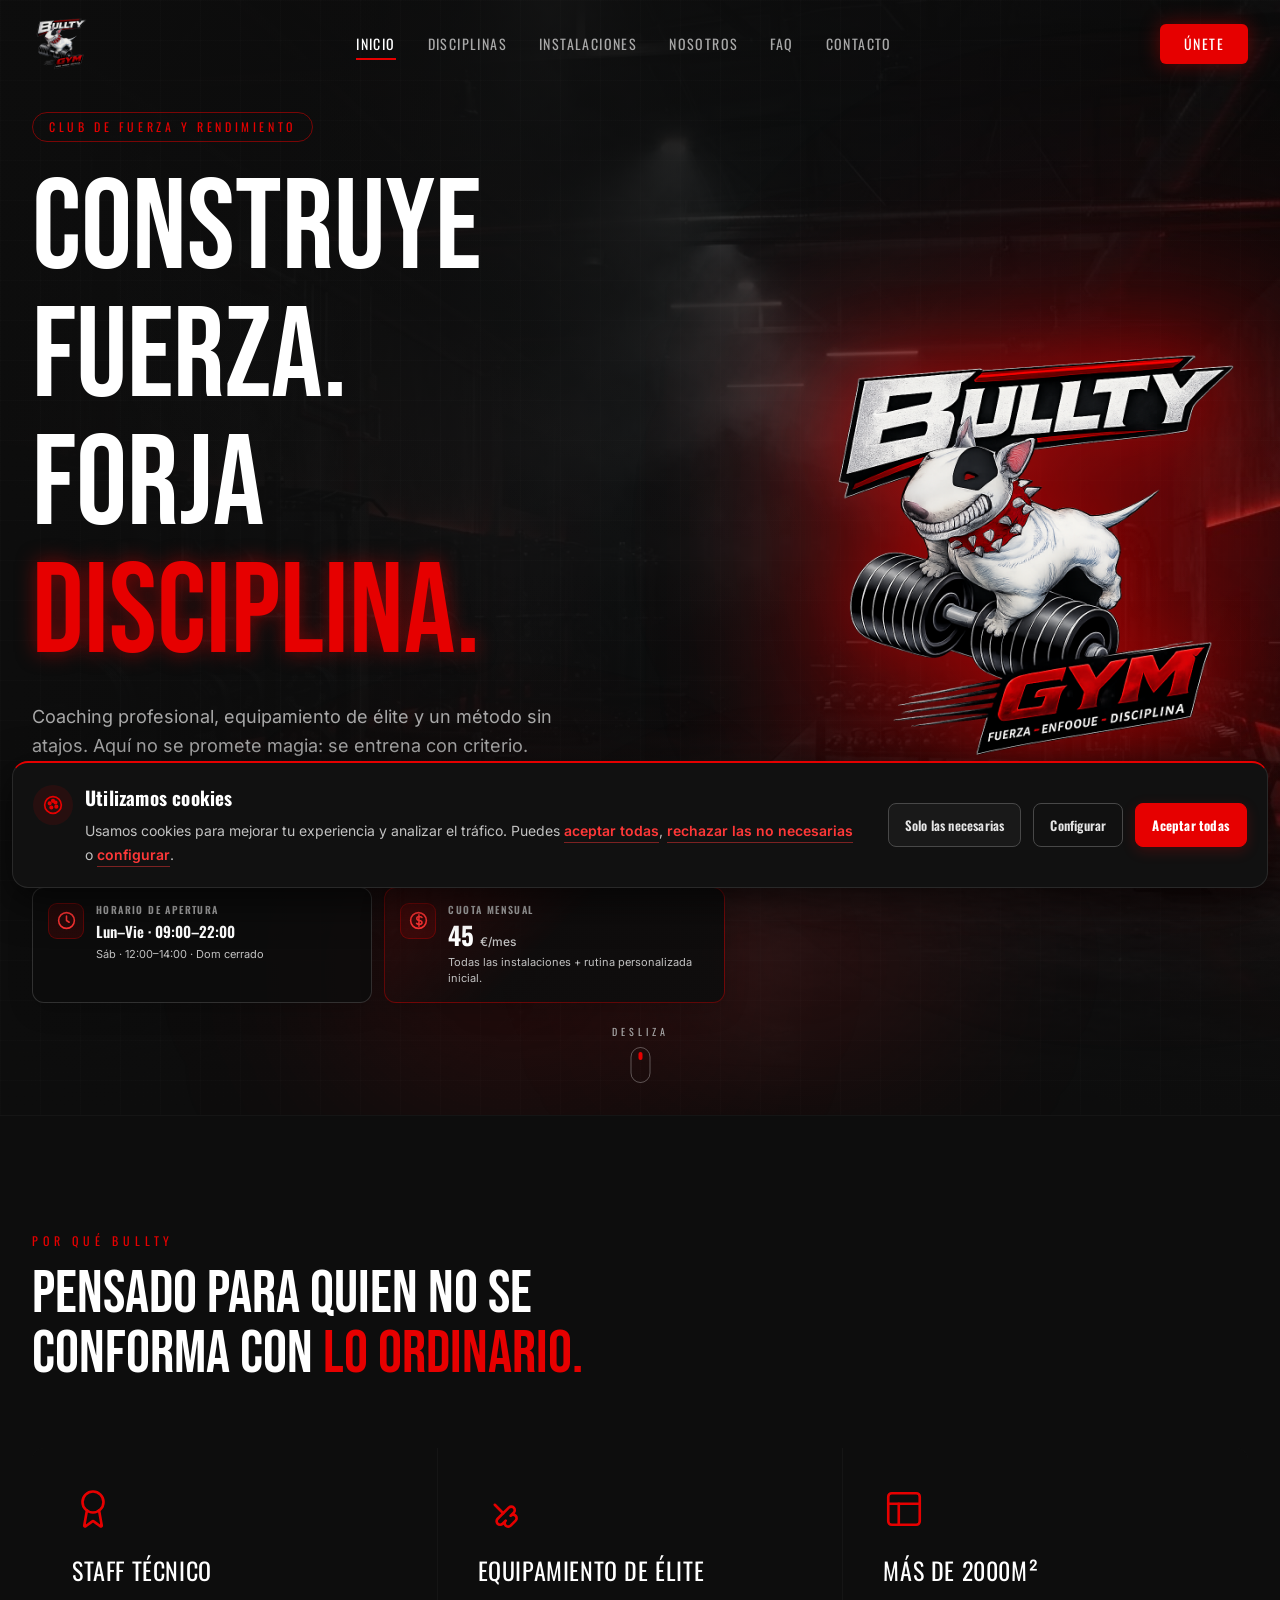
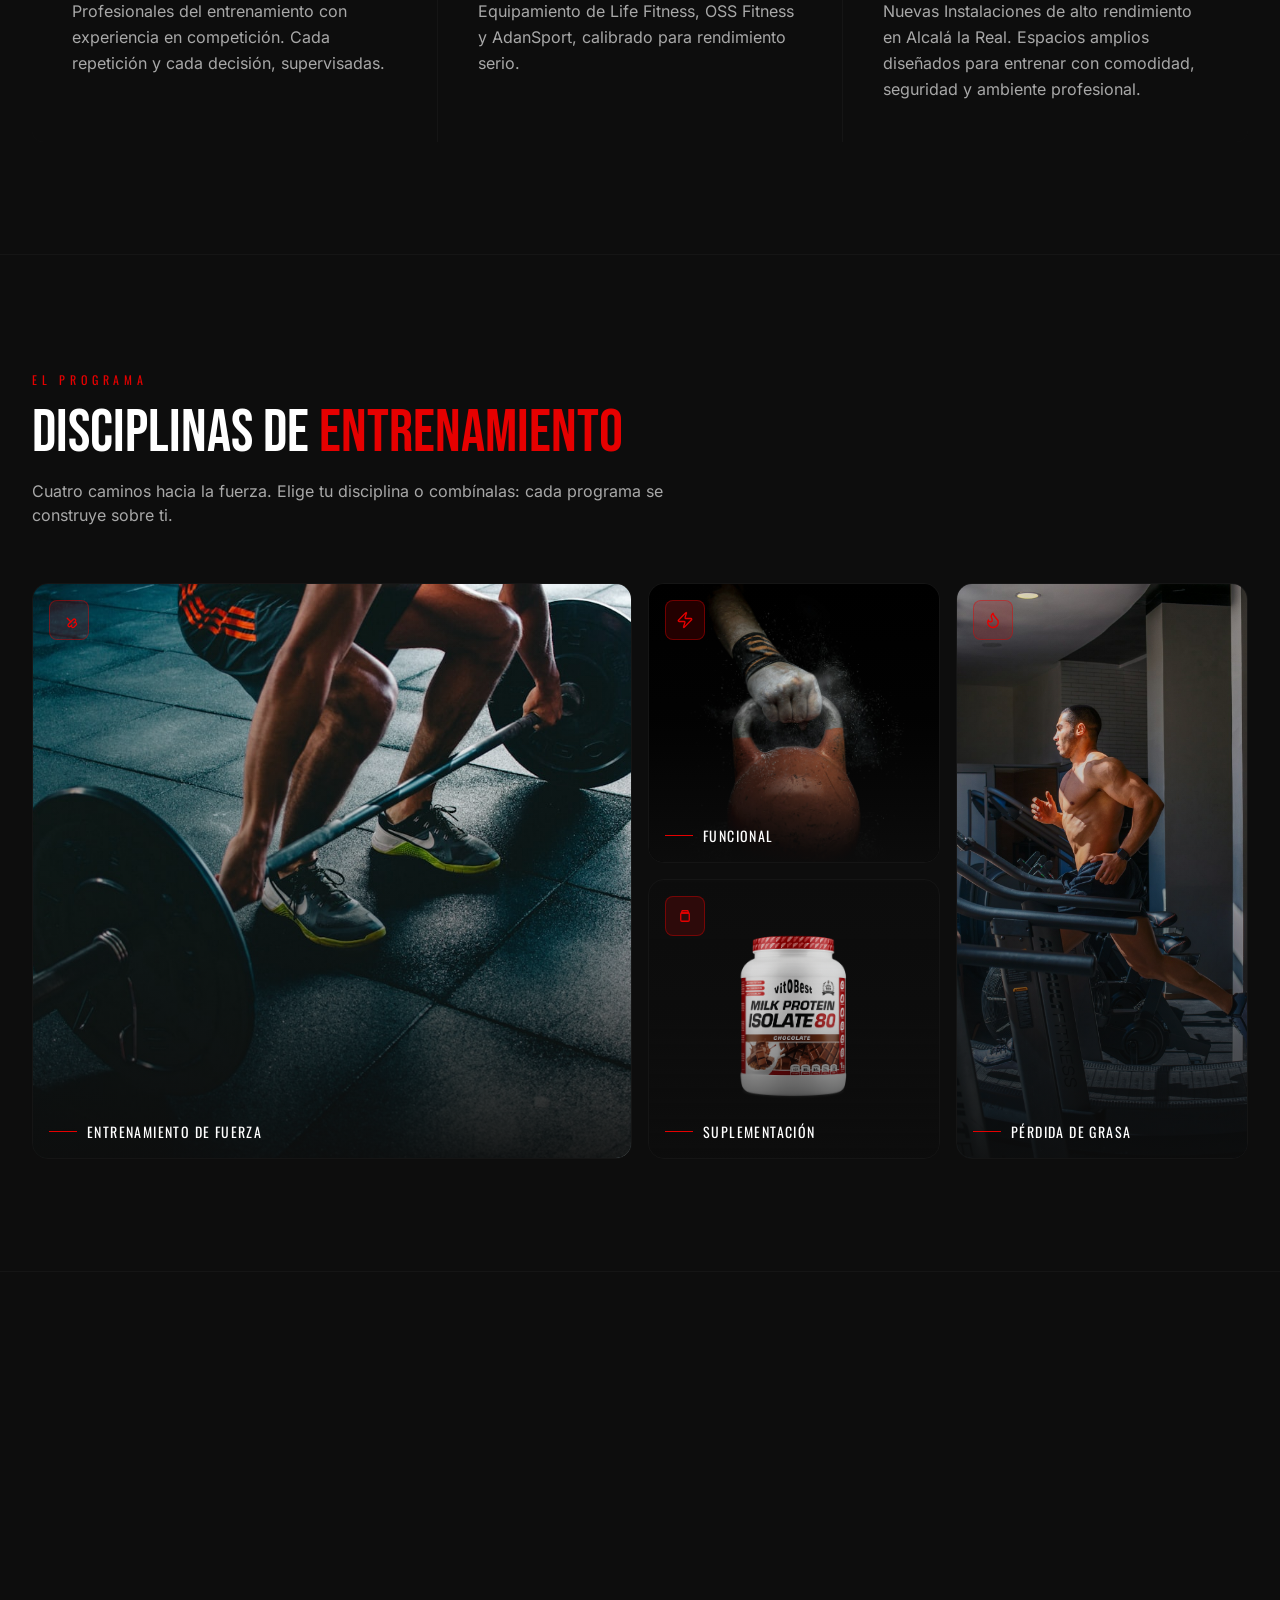
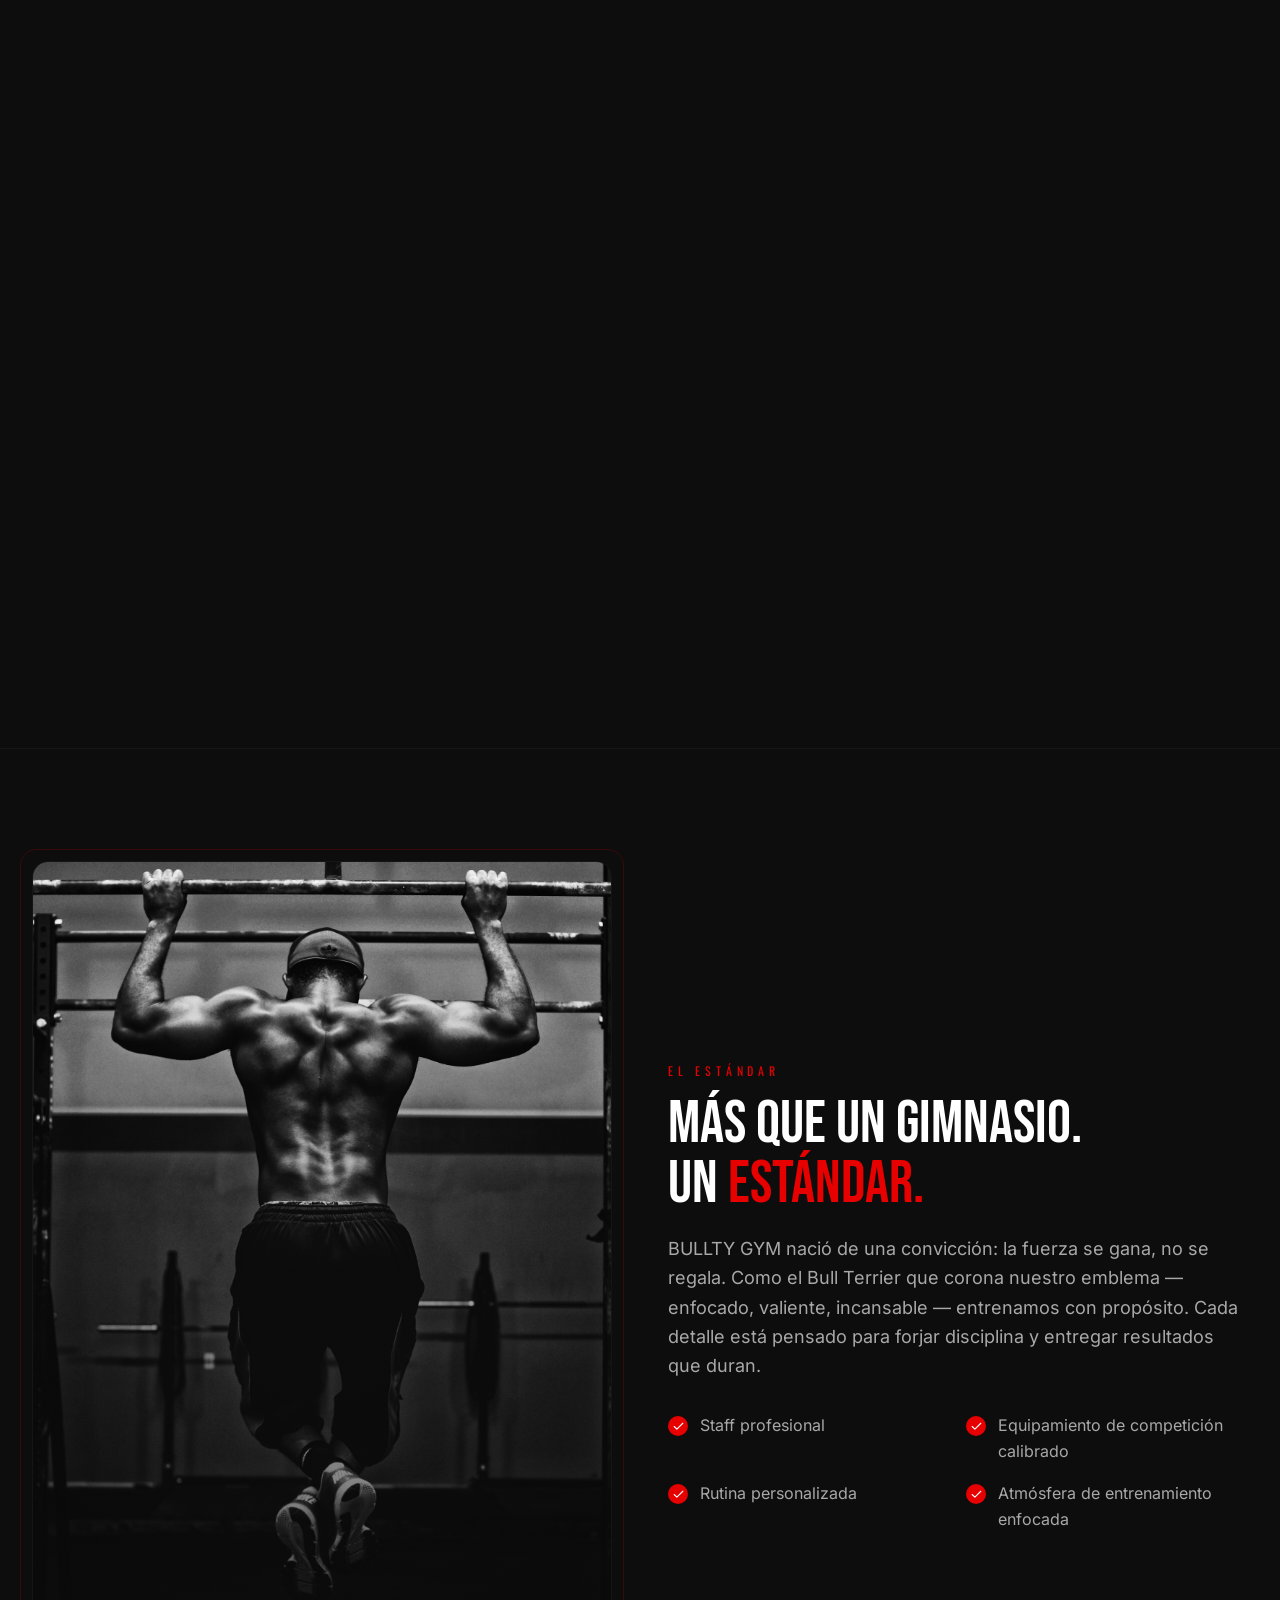
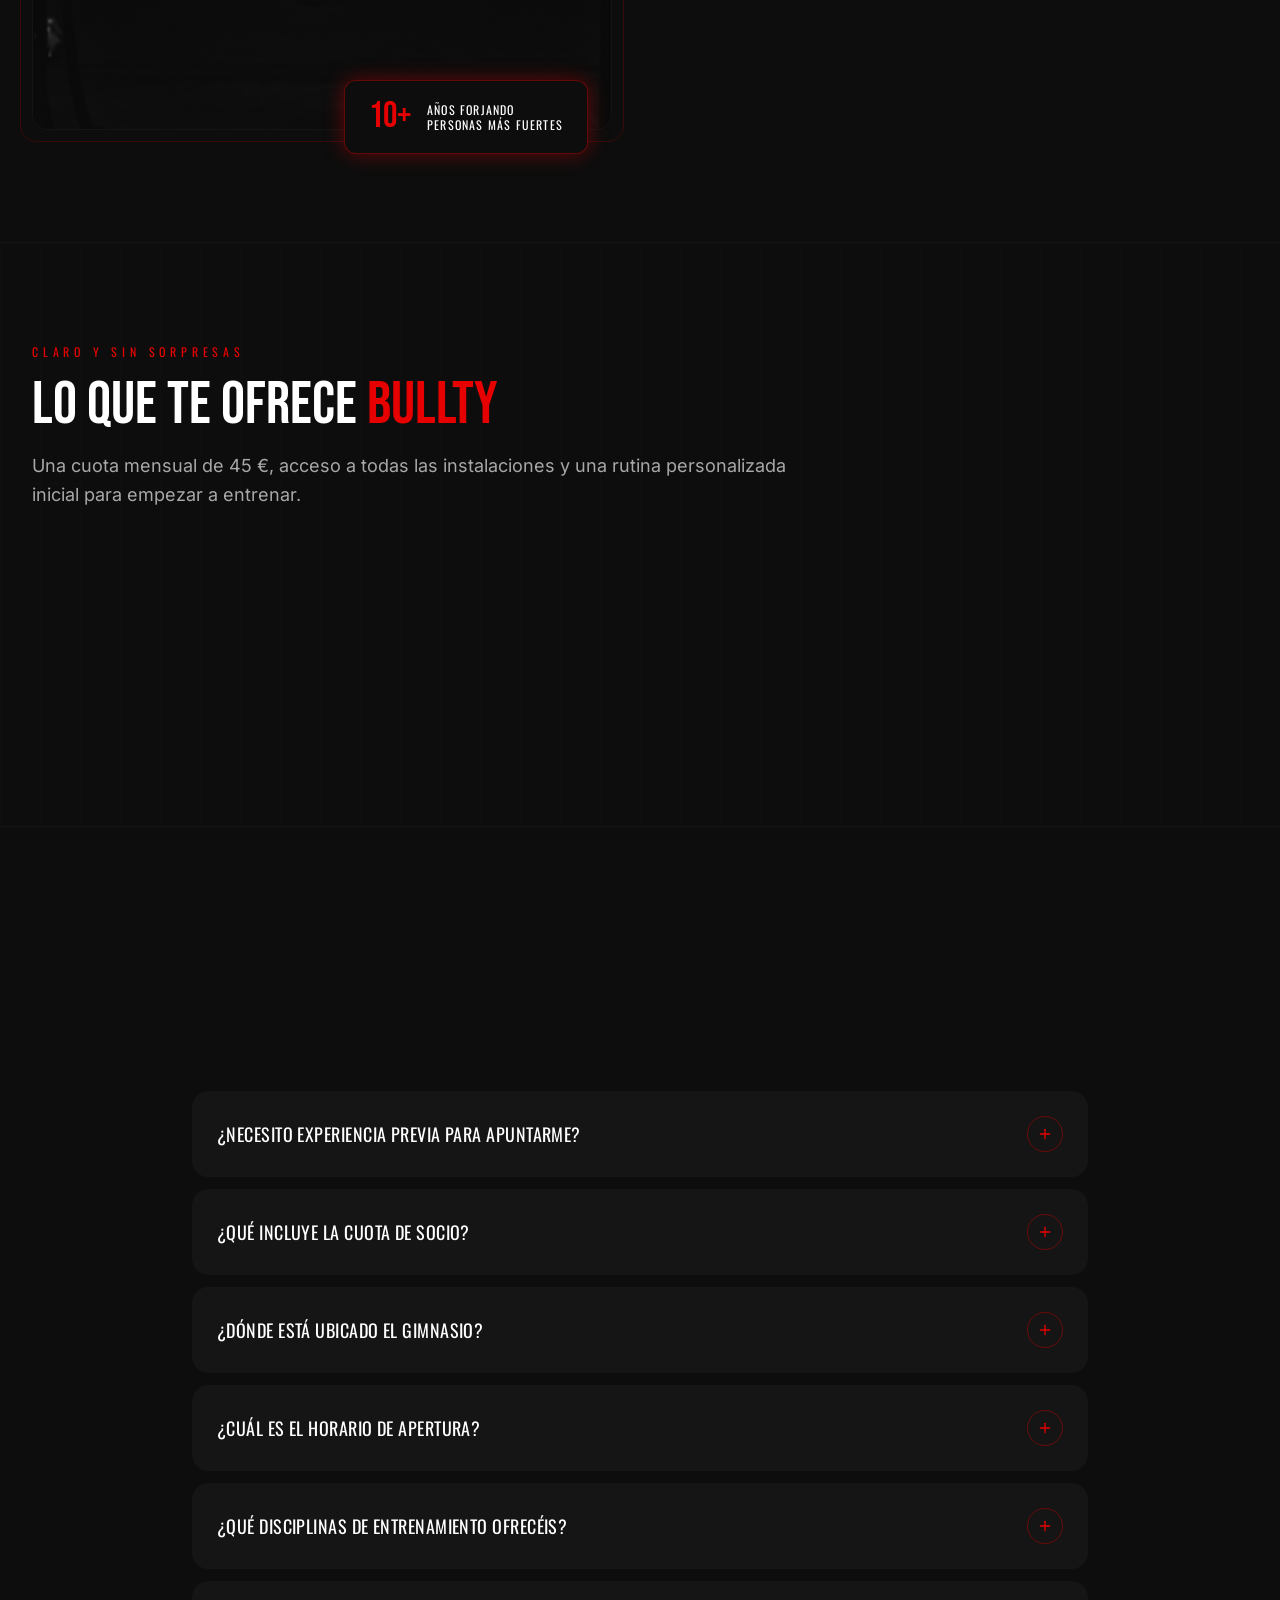
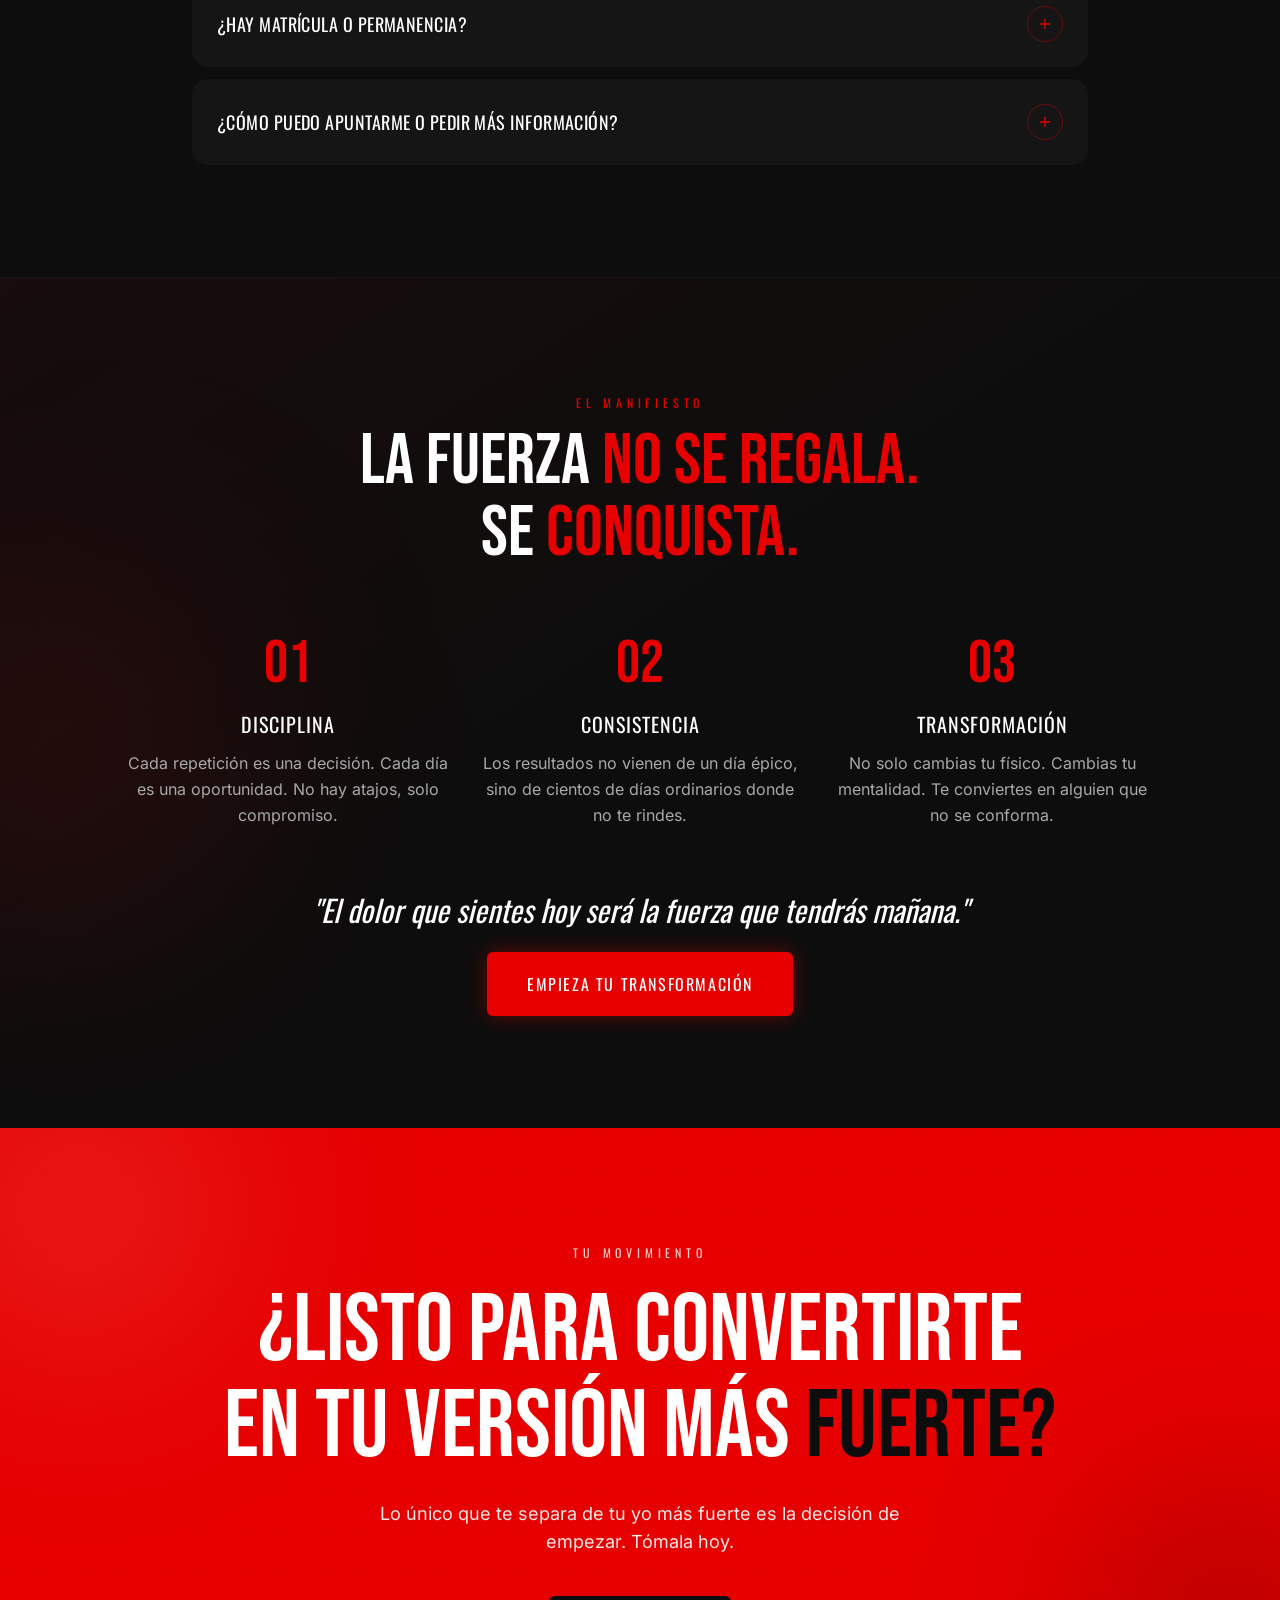
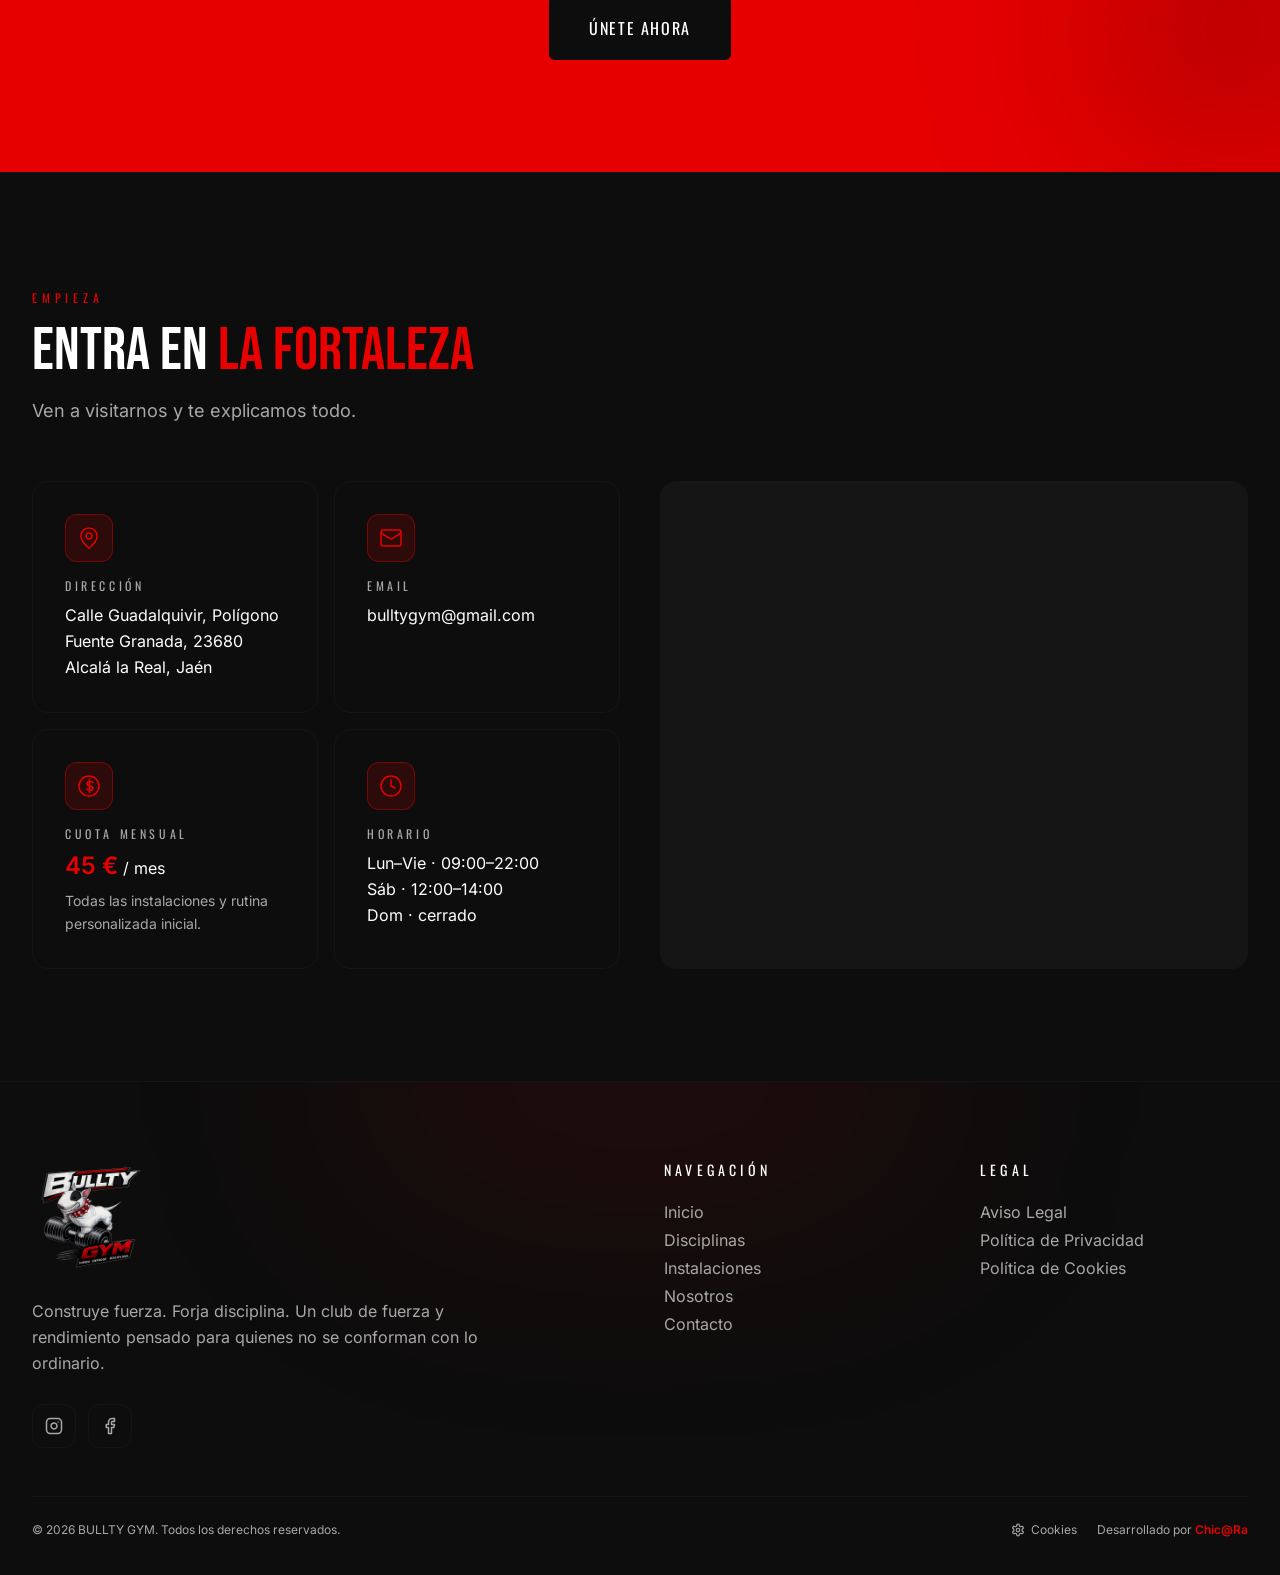
<file: index.html>
<!DOCTYPE html>
<html lang="es" class="scroll-smooth">
<head>
    <meta charset="UTF-8">
    <meta name="viewport" content="width=device-width, initial-scale=1.0">
    <meta name="theme-color" content="#0d0d0d">
    <title>Gimnasio en Alcalá la Real | BULLTY GYM · 45 €/mes</title>
    <meta name="description" content="BULLTY GYM, gimnasio en Alcalá la Real por 45 €/mes. Todas las instalaciones y rutina personalizada inicial. L–V 9:00–22:00; sábados 12:00–14:00.">
     <!-- FAVICON - BULLTY GYM -->
    <link rel="icon" type="image/png" href="./favicon-96x96.png" sizes="96x96" />
    <link rel="icon" type="image/svg+xml" href="./favicon.svg" />
    <link rel="shortcut icon" href="./favicon.ico" />
    <link rel="apple-touch-icon" sizes="180x180" href="./apple-touch-icon.png" />
    <link rel="manifest" href="./site.webmanifest" />
    
    <!-- SEO: Canonical & Social -->
    <link rel="canonical" href="https://bulltygym.netlify.app/">
    <meta property="og:type" content="website">
    <meta property="og:locale" content="es_ES">
    <meta property="og:site_name" content="BULLTY GYM">
    <meta property="og:title" content="Gimnasio en Alcalá la Real | BULLTY GYM · 45 €/mes">
    <meta property="og:description" content="Cuota mensual de 45 € con acceso a todas las instalaciones y rutina personalizada inicial. Lunes a viernes 9:00–22:00; sábados 12:00–14:00.">
    <meta property="og:url" content="https://bulltygym.netlify.app/">
    <meta property="og:image" content="https://bulltygym.netlify.app/img/hero-gym-background.png">
    <meta property="og:image:alt" content="Interior de BULLTY GYM, gimnasio en Alcalá la Real">
    <meta name="twitter:card" content="summary_large_image">
    <meta name="twitter:title" content="Gimnasio en Alcalá la Real | BULLTY GYM">
    <meta name="twitter:description" content="45 €/mes, todas las instalaciones y rutina personalizada inicial. Consulta nuestro horario.">
    <meta name="twitter:image" content="https://bulltygym.netlify.app/img/hero-gym-background.png">

    <!-- CSS Local Optimizado (Tailwind + Estilos personalizados + Fuentes) -->
    <link rel="stylesheet" href="./styles.css">

    <!-- Schema.org JSON-LD (SEO Local) -->
    <script type="application/ld+json">
{
    "@context": "https://schema.org",
    "@type": "HealthClub",
    "@id": "https://bulltygym.netlify.app/#business",
    "name": "BULLTY GYM",
    "alternateName": "Club de Fuerza y Rendimiento BULLTY",
    "description": "Gimnasio en Alcalá la Real (Jaén) con cuota mensual de 45 €, acceso a todas las instalaciones y rutina personalizada inicial.",
    "url": "https://bulltygym.netlify.app/",
    "logo": "https://bulltygym.netlify.app/img/logo-bullty-gym.png",
    "image": "https://bulltygym.netlify.app/img/hero-gym-background.png",
    "telephone": "+34600123456",
    "email": "bulltygym@gmail.com",
    "address": {
        "@type": "PostalAddress",
        "streetAddress": "Calle Guadalquivir, Polígono Fuente Granada",
        "addressLocality": "Alcalá la Real",
        "addressRegion": "Jaén",
        "postalCode": "23680",
        "addressCountry": "ES"
    },
    "geo": {
        "@type": "GeoCoordinates",
        "latitude": 37.4611,
        "longitude": -3.9225
    },
    "hasMap": "https://www.google.com/maps/search/?api=1&query=Calle%20Guadalquivir%2C%20Pol%C3%ADgono%20Fuente%20Granada%2C%2023680%20Alcal%C3%A1%20la%20Real%2C%20Ja%C3%A9n",
    "openingHoursSpecification": [
        {
            "@type": "OpeningHoursSpecification",
            "dayOfWeek": [
                "Monday",
                "Tuesday",
                "Wednesday",
                "Thursday",
                "Friday"
            ],
            "opens": "09:00",
            "closes": "22:00"
        },
        {
            "@type": "OpeningHoursSpecification",
            "dayOfWeek": "Saturday",
            "opens": "12:00",
            "closes": "14:00"
        }
    ],
    "makesOffer": {
        "@type": "Offer",
        "name": "Cuota mensual BULLTY GYM",
        "url": "https://bulltygym.netlify.app/#contacto",
        "description": "Cuota mensual de 45 € con acceso a todas las instalaciones y rutina personalizada inicial.",
        "priceSpecification": {
            "@type": "UnitPriceSpecification",
            "price": "45",
            "priceCurrency": "EUR",
            "unitText": "month"
        }
    },
    "sameAs": [
        "https://www.instagram.com/bulltygym/",
        "https://www.facebook.com/Bulltygym"
    ]
}
    </script>
    <script type="application/ld+json">
{
    "@context": "https://schema.org",
    "@type": "WebSite",
    "@id": "https://bulltygym.netlify.app/#website",
    "url": "https://bulltygym.netlify.app/",
    "name": "BULLTY GYM",
    "alternateName": "Club de Fuerza y Rendimiento BULLTY",
    "inLanguage": "es-ES",
    "publisher": {
        "@id": "https://bulltygym.netlify.app/#business"
    }
}
    </script>
</head>
<body class="bg-dark text-white antialiased">

<div id="root" class="min-h-screen">
    
    <!-- HEADER -->
    <header id="main-header" class="fixed top-0 inset-x-0 z-50 transition-all duration-500 bg-transparent py-4">
        <nav class="mx-auto max-w-7xl px-5 sm:px-8 flex items-center justify-between">
            <a href="#inicio" class="flex items-center group">
                <img src="./img/logo-bullty-gym.png" alt="Logo de BULLTY GYM" class="h-12 sm:h-14 w-auto object-contain transition-transform duration-500 group-hover:scale-105">
            </a>
            <ul class="hidden lg:flex items-center gap-8">
                <li><a href="#inicio" class="nav-link font-heading text-sm uppercase tracking-widest text-muted hover:text-white">Inicio</a></li>
                <li><a href="#servicios" class="nav-link font-heading text-sm uppercase tracking-widest text-muted hover:text-white">Disciplinas</a></li>
                <li><a href="#instalaciones" class="nav-link font-heading text-sm uppercase tracking-widest text-muted hover:text-white">Instalaciones</a></li>
                <li><a href="#nosotros" class="nav-link font-heading text-sm uppercase tracking-widest text-muted hover:text-white">Nosotros</a></li>
                <li><a href="#preguntas-frecuentes" class="nav-link font-heading text-sm uppercase tracking-widest text-muted hover:text-white">FAQ</a></li>
                <li><a href="#contacto" class="nav-link font-heading text-sm uppercase tracking-widest text-muted hover:text-white">Contacto</a></li>
            </ul>
            <div class="flex items-center gap-3">
                <a href="#contacto" class="hidden sm:inline-flex items-center justify-center px-6 py-2.5 bg-primary text-white font-heading text-sm uppercase tracking-widest hover:bg-white hover:text-primary transition-all duration-300 red-glow rounded-md">Únete</a>
                <button id="btn-menu" class="lg:hidden text-white" aria-label="Menú">
                    <svg xmlns="http://www.w3.org/2000/svg" width="26" height="26" viewBox="0 0 24 24" fill="none" stroke="currentColor" stroke-width="2" stroke-linecap="round" stroke-linejoin="round"><line x1="4" x2="20" y1="12" y2="12"></line><line x1="4" x2="20" y1="6" y2="6"></line><line x1="4" x2="20" y1="18" y2="18"></line></svg>
                </button>
            </div>
        </nav>
        
        <!-- Mobile Menu -->
        <div id="mobile-menu" class="lg:hidden overflow-hidden transition-all duration-500 max-h-0 bg-dark/95 backdrop-blur-xl border-t border-surface">
            <ul class="px-5 py-4 flex flex-col gap-1">
                <li><a href="#inicio" class="menu-link block py-3 font-heading uppercase tracking-widest text-muted hover:text-white border-b border-surface">Inicio</a></li>
                <li><a href="#servicios" class="menu-link block py-3 font-heading uppercase tracking-widest text-muted hover:text-white border-b border-surface">Disciplinas</a></li>
                <li><a href="#instalaciones" class="menu-link block py-3 font-heading uppercase tracking-widest text-muted hover:text-white border-b border-surface">Instalaciones</a></li>
                <li><a href="#nosotros" class="menu-link block py-3 font-heading uppercase tracking-widest text-muted hover:text-white border-b border-surface">Nosotros</a></li>
                <li><a href="#preguntas-frecuentes" class="menu-link block py-3 font-heading uppercase tracking-widest text-muted hover:text-white border-b border-surface">FAQ</a></li>
                <li><a href="#contacto" class="menu-link block py-3 font-heading uppercase tracking-widest text-muted hover:text-white border-b border-surface">Contacto</a></li>
                <li class="mt-3"><a href="#contacto" class="inline-flex w-full items-center justify-center px-6 py-3 bg-primary text-white font-heading uppercase tracking-widest rounded-md">Únete ahora</a></li>
            </ul>
        </div>
    </header>

    <main>
        <!-- HERO -->
        <section id="inicio" class="relative min-h-screen flex items-center overflow-hidden">
            <div class="absolute inset-0">
                <img src="./img/hero-gym-background.png" alt="Interior del gimnasio con iluminación cinematográfica roja" class="h-full w-full object-cover">
                <div class="absolute inset-0 bg-gradient-to-r from-dark via-dark/85 to-dark/30"></div>
                <div class="absolute inset-0 bg-gradient-to-t from-dark via-transparent to-dark/70"></div>
                <div class="absolute inset-0 grid-lines opacity-40"></div>
                <div class="absolute -right-32 top-1/4 h-[520px] w-[520px] rounded-full bg-primary/20 blur-[130px]"></div>
            </div>
            <div class="pointer-events-none absolute inset-0">
                <div class="absolute bottom-0 left-1/4 h-72 w-96 rounded-full bg-primary/10 blur-[90px] animate-smoke"></div>
                <div class="absolute bottom-10 right-1/4 h-56 w-80 rounded-full bg-primary/10 blur-[80px] animate-smoke" style="animation-delay: 3s;"></div>
            </div>
            
            <div class="relative z-10 mx-auto max-w-7xl w-full px-5 sm:px-8 pt-28 pb-28 grid lg:grid-cols-12 gap-10 items-center">
                <div class="lg:col-span-7">
                    <span class="inline-flex items-center gap-2 px-4 py-1.5 border border-primary/50 rounded-full font-heading text-xs uppercase tracking-[0.3em] text-primary animate-fade-in">Club de Fuerza y Rendimiento</span>
                    <h1 class="mt-6 font-display text-6xl sm:text-7xl lg:text-8xl xl:text-9xl leading-[0.88] text-white animate-fade-up">Construye fuerza.<br>Forja <span class="text-primary red-text-glow">disciplina.</span></h1>
                    <p class="mt-6 max-w-xl text-lg text-muted leading-relaxed animate-fade-up" style="animation-delay: 0.15s;">Coaching profesional, equipamiento de élite y un método sin atajos. Aquí no se promete magia: se entrena con criterio.</p>
                    <div class="mt-9 flex flex-wrap items-center gap-4 animate-fade-up" style="animation-delay: 0.3s;">
                        <a href="#contacto" class="inline-flex items-center justify-center px-8 py-4 bg-primary text-white font-heading text-base uppercase tracking-widest hover:bg-white hover:text-primary transition-all duration-300 red-glow rounded-md animate-pulse-glow">Únete ahora</a>
                        <a href="https://wa.me/34600123456?text=Hola%20BULLTY%20GYM%2C%20quiero%20m%C3%A1s%20informaci%C3%B3n." target="_blank" rel="noopener noreferrer" class="inline-flex items-center gap-2.5 px-8 py-4 border border-white/20 text-white font-heading text-base uppercase tracking-widest hover:border-primary hover:text-primary transition-all duration-300 rounded-md">
                            <svg xmlns="http://www.w3.org/2000/svg" width="18" height="18" viewBox="0 0 24 24" fill="none" stroke="currentColor" stroke-width="2" stroke-linecap="round" stroke-linejoin="round"><path d="M7.9 20A9 9 0 1 0 4 16.1L2 22Z"></path></svg> WhatsApp
                        </a>
                    </div>
                    <!-- INFORMACIÓN PRÁCTICA: horario y cuota visibles desde la portada -->
                    <div class="hero-info-grid animate-fade-up" style="animation-delay: 0.45s;">
                        <div class="hero-info-card">
                            <span class="hero-info-icon" aria-hidden="true">
                                <svg xmlns="http://www.w3.org/2000/svg" width="21" height="21" viewBox="0 0 24 24" fill="none" stroke="currentColor" stroke-width="1.8" stroke-linecap="round" stroke-linejoin="round"><circle cx="12" cy="12" r="9"></circle><path d="M12 7v5l3 2"></path></svg>
                            </span>
                            <div class="hero-info-content">
                                <p class="hero-info-label">Horario de apertura</p>
                                <p class="hero-info-title">Lun–Vie · 09:00–22:00</p>
                                <p class="hero-info-note">Sáb · 12:00–14:00 <span aria-hidden="true">·</span> Dom cerrado</p>
                            </div>
                        </div>
                        <div class="hero-info-card hero-info-card-price">
                            <span class="hero-info-icon" aria-hidden="true">
                                <svg xmlns="http://www.w3.org/2000/svg" width="21" height="21" viewBox="0 0 24 24" fill="none" stroke="currentColor" stroke-width="1.8" stroke-linecap="round" stroke-linejoin="round"><circle cx="12" cy="12" r="9"></circle><path d="M16 8.5c-.7-.7-1.7-1-3-1-1.8 0-3 .9-3 2.2s1.1 2 3 2.3 3 1 3 2.3-1.2 2.2-3 2.2c-1.3 0-2.4-.4-3.2-1.2M12.5 5.5v13"></path></svg>
                            </span>
                            <div class="hero-info-content">
                                <p class="hero-info-label">Cuota mensual</p>
                                <p class="hero-info-price">45 <span>€/mes</span></p>
                                <p class="hero-info-note">Todas las instalaciones + rutina personalizada inicial.</p>
                            </div>
                        </div>
                    </div>
                </div>
                <div class="lg:col-span-5 flex justify-center lg:justify-end">
                    <div class="relative w-full max-w-md">
                        <div class="absolute inset-0 bg-primary/25 blur-3xl scale-105 rounded-3xl"></div>
                        <img src="./img/logo-bullty-gym.png" alt="Logo de BULLTY GYM con el Bull Terrier" class="relative w-full h-auto object-contain animate-scale-in drop-shadow-[0_0_40px_rgba(230,0,0,0.45)]">
                    </div>
                </div>
            </div>
            
            <a href="#why" class="absolute bottom-8 left-1/2 -translate-x-1/2 z-10 flex flex-col items-center gap-2 text-muted hover:text-white transition-colors">
                <span class="font-heading text-[10px] uppercase tracking-[0.4em]">Desliza</span>
                <span class="flex h-9 w-5 items-start justify-center rounded-full border border-white/30 p-1">
                    <span class="h-2 w-1 rounded-full bg-primary animate-scroll-indicator"></span>
                </span>
            </a>
        </section>

        <!-- WHY US -->
        <section id="why" class="relative py-28 px-5 sm:px-8 border-t border-surface">
            <div class="mx-auto max-w-7xl">
                <div class="reveal max-w-2xl">
                    <span class="font-heading text-xs uppercase tracking-[0.4em] text-primary">Por qué Bullty</span>
                    <h2 class="mt-3 font-display text-5xl sm:text-6xl text-white leading-none">PENSADO PARA QUIEN NO SE CONFORMA CON <span class="text-primary">LO ORDINARIO.</span></h2>
                </div>
                <div class="mt-16 grid md:grid-cols-3 gap-px bg-surface rounded-xl overflow-hidden">
                    <div class="reveal reveal-delay-1 group relative bg-dark p-10 transition-all duration-500 hover:bg-surface">
                        <div class="absolute top-0 left-0 h-px w-0 bg-primary transition-all duration-500 group-hover:w-full"></div>
                        <svg xmlns="http://www.w3.org/2000/svg" width="42" height="42" viewBox="0 0 24 24" fill="none" stroke="currentColor" stroke-width="1.5" stroke-linecap="round" stroke-linejoin="round" class="text-primary transition-transform duration-500 group-hover:scale-110"><path d="m15.477 12.89 1.515 8.526a.5.5 0 0 1-.81.47l-3.58-2.687a1 1 0 0 0-1.197 0l-3.586 2.686a.5.5 0 0 1-.81-.469l1.514-8.526"></path><circle cx="12" cy="8" r="6"></circle></svg>
                        <h3 class="mt-6 font-heading text-2xl uppercase tracking-wide text-white">STAFF TÉCNICO</h3>
                        <p class="mt-3 text-muted leading-relaxed">Profesionales del entrenamiento con experiencia en competición. Cada repetición y cada decisión, supervisadas.</p>
                    </div>
                    <div class="reveal reveal-delay-2 group relative bg-dark p-10 transition-all duration-500 hover:bg-surface">
                        <div class="absolute top-0 left-0 h-px w-0 bg-primary transition-all duration-500 group-hover:w-full"></div>
                        <svg xmlns="http://www.w3.org/2000/svg" width="42" height="42" viewBox="0 0 24 24" fill="none" stroke="currentColor" stroke-width="1.5" stroke-linecap="round" stroke-linejoin="round" class="text-primary transition-transform duration-500 group-hover:scale-110"><path d="M14.4 14.4 9.6 9.6"></path><path d="M18.657 21.485a2 2 0 1 1-2.829-2.828l-1.767 1.768a2 2 0 1 1-2.829-2.829l6.364-6.364a2 2 0 1 1 2.829 2.829l-1.768 1.767a2 2 0 1 1 2.828 2.829z"></path></svg>
                        <h3 class="mt-6 font-heading text-2xl uppercase tracking-wide text-white">EQUIPAMIENTO DE ÉLITE</h3>
                        <p class="mt-3 text-muted leading-relaxed">Equipamiento de Life Fitness, OSS Fitness y AdanSport, calibrado para rendimiento serio.</p>
                    </div>
                    <div class="reveal reveal-delay-3 group relative bg-dark p-10 transition-all duration-500 hover:bg-surface">
                        <div class="absolute top-0 left-0 h-px w-0 bg-primary transition-all duration-500 group-hover:w-full"></div>
                        <svg xmlns="http://www.w3.org/2000/svg" width="42" height="42" viewBox="0 0 24 24" fill="none" stroke="currentColor" stroke-width="1.5" stroke-linecap="round" stroke-linejoin="round" class="text-primary transition-transform duration-500 group-hover:scale-110"><rect x="3" y="3" width="18" height="18" rx="2" ry="2"></rect><line x1="3" y1="9" x2="21" y2="9"></line><line x1="9" y1="21" x2="9" y2="9"></line></svg>
                        <h3 class="mt-6 font-heading text-2xl uppercase tracking-wide text-white">MÁS DE 2000M²</h3>
                        <p class="mt-3 text-muted leading-relaxed">Nuevas Instalaciones de alto rendimiento en Alcalá la Real. Espacios amplios diseñados para entrenar con comodidad, seguridad y ambiente profesional.</p>
                    </div>
                </div>
            </div>
        </section>

        <!-- SERVICES -->
        <section id="servicios" class="relative py-28 px-5 sm:px-8 border-t border-surface">
            <div class="mx-auto max-w-7xl">
                <div class="reveal max-w-2xl">
                    <span class="font-heading text-xs uppercase tracking-[0.4em] text-primary">El Programa</span>
                    <h2 class="mt-3 font-display text-5xl sm:text-6xl text-white leading-none">DISCIPLINAS DE <span class="text-primary">ENTRENAMIENTO</span></h2>
                    <p class="mt-4 text-muted">Cuatro caminos hacia la fuerza. Elige tu disciplina o combínalas: cada programa se construye sobre ti.</p>
                </div>
                <div class="mt-14 grid grid-cols-2 lg:grid-cols-4 gap-4 auto-rows-[220px] lg:auto-rows-[280px]">
                    <figure class="reveal reveal-delay-1 group relative overflow-hidden rounded-2xl border border-surface lg:col-span-2 lg:row-span-2">
                        <img src="./img/entrenamiento-fuerza.jpg" alt="Entrenamiento de Fuerza" loading="lazy" class="absolute inset-0 h-full w-full object-cover transition-transform duration-700 group-hover:scale-110">
                        <div class="absolute inset-0 bg-gradient-to-t from-dark via-dark/20 to-transparent opacity-90 transition-opacity duration-500 group-hover:opacity-100"></div>
                        <div class="absolute top-4 left-4">
                            <span class="flex h-10 w-10 items-center justify-center rounded-lg bg-primary/15 border border-primary/40 text-primary transition-all duration-500 group-hover:bg-primary group-hover:text-white">
                                <svg xmlns="http://www.w3.org/2000/svg" width="18" height="18" viewBox="0 0 24 24" fill="none" stroke="currentColor" stroke-width="1.75" stroke-linecap="round" stroke-linejoin="round"><path d="M14.4 14.4 9.6 9.6"></path><path d="M18.657 21.485a2 2 0 1 1-2.829-2.828l-1.767 1.768a2 2 0 1 1-2.829-2.829l6.364-6.364a2 2 0 1 1 2.829 2.829l-1.768 1.767a2 2 0 1 1 2.828 2.829z"></path></svg>
                            </span>
                        </div>
                        <figcaption class="absolute bottom-4 left-4 right-4 flex items-center gap-2.5">
                            <span class="h-px w-7 bg-primary flex-shrink-0 transition-all duration-500 group-hover:w-10"></span>
                            <span class="font-heading text-sm uppercase tracking-widest text-white">Entrenamiento de Fuerza</span>
                        </figcaption>
                    </figure>
                    <figure class="reveal reveal-delay-2 group relative overflow-hidden rounded-2xl border border-surface">
                        <img src="./img/entrenamiento-funcional.jpg" alt="Entrenamiento Funcional" loading="lazy" class="absolute inset-0 h-full w-full object-cover transition-transform duration-700 group-hover:scale-110">
                        <div class="absolute inset-0 bg-gradient-to-t from-dark via-dark/20 to-transparent opacity-90 transition-opacity duration-500 group-hover:opacity-100"></div>
                        <div class="absolute top-4 left-4">
                            <span class="flex h-10 w-10 items-center justify-center rounded-lg bg-primary/15 border border-primary/40 text-primary transition-all duration-500 group-hover:bg-primary group-hover:text-white">
                                <svg xmlns="http://www.w3.org/2000/svg" width="18" height="18" viewBox="0 0 24 24" fill="none" stroke="currentColor" stroke-width="1.75" stroke-linecap="round" stroke-linejoin="round"><path d="M4 14a1 1 0 0 1-.78-1.63l9.9-10.2a.5.5 0 0 1 .86.46l-1.92 6.02A1 1 0 0 0 13 10h7a1 1 0 0 1 .78 1.63l-9.9 10.2a.5.5 0 0 1-.86-.46l1.92-6.02A1 1 0 0 0 11 14z"></path></svg>
                            </span>
                        </div>
                        <figcaption class="absolute bottom-4 left-4 right-4 flex items-center gap-2.5">
                            <span class="h-px w-7 bg-primary flex-shrink-0 transition-all duration-500 group-hover:w-10"></span>
                            <span class="font-heading text-sm uppercase tracking-widest text-white">Funcional</span>
                        </figcaption>
                    </figure>
                    <figure class="reveal reveal-delay-3 group relative overflow-hidden rounded-2xl border border-surface lg:row-span-2">
                        <img src="./img/perdida-grasa.jpg" alt="Pérdida de Grasa" loading="lazy" class="absolute inset-0 h-full w-full object-cover transition-transform duration-700 group-hover:scale-110">
                        <div class="absolute inset-0 bg-gradient-to-t from-dark via-dark/20 to-transparent opacity-90 transition-opacity duration-500 group-hover:opacity-100"></div>
                        <div class="absolute top-4 left-4">
                            <span class="flex h-10 w-10 items-center justify-center rounded-lg bg-primary/15 border border-primary/40 text-primary transition-all duration-500 group-hover:bg-primary group-hover:text-white">
                                <svg xmlns="http://www.w3.org/2000/svg" width="18" height="18" viewBox="0 0 24 24" fill="none" stroke="currentColor" stroke-width="1.75" stroke-linecap="round" stroke-linejoin="round"><path d="M8.5 14.5A2.5 2.5 0 0 0 11 12c0-1.38-.5-2-1-3-1.072-2.143-.224-4.054 2-6 .5 2.5 2 4.9 4 6.5 2 1.6 3 3.5 3 5.5a7 7 0 1 1-14 0c0-1.153.433-2.294 1-3a2.5 2.5 0 0 0 2.5 2.5z"></path></svg>
                            </span>
                        </div>
                        <figcaption class="absolute bottom-4 left-4 right-4 flex items-center gap-2.5">
                            <span class="h-px w-7 bg-primary flex-shrink-0 transition-all duration-500 group-hover:w-10"></span>
                            <span class="font-heading text-sm uppercase tracking-widest text-white">Pérdida de Grasa</span>
                        </figcaption>
                    </figure>
                    <figure class="reveal reveal-delay-4 group relative overflow-hidden rounded-2xl border border-surface">
                        <img src="./img/suplementacion-proteina.png" alt="Suplementación Deportiva" loading="lazy" class="absolute inset-0 h-full w-full object-contain mix-blend-screen opacity-95 p-6 sm:p-8 transition-transform duration-700 group-hover:scale-105">
                        <div class="absolute inset-0 bg-gradient-to-t from-dark via-dark/20 to-transparent opacity-90 transition-opacity duration-500 group-hover:opacity-100"></div>
                        <div class="absolute top-4 left-4">
                            <span class="flex h-10 w-10 items-center justify-center rounded-lg bg-primary/15 border border-primary/40 text-primary transition-all duration-500 group-hover:bg-primary group-hover:text-white">
                                <svg xmlns="http://www.w3.org/2000/svg" width="18" height="18" viewBox="0 0 24 24" fill="none" stroke="currentColor" stroke-width="1.75" stroke-linecap="round" stroke-linejoin="round"><path d="M7.2 8h9.6l-1-3H8.2z"></path><rect x="6.3" y="8" width="11.4" height="11" rx="1.6"></rect></svg>
                            </span>
                        </div>
                        <figcaption class="absolute bottom-4 left-4 right-4 flex items-center gap-2.5">
                            <span class="h-px w-7 bg-primary flex-shrink-0 transition-all duration-500 group-hover:w-10"></span>
                            <span class="font-heading text-sm uppercase tracking-widest text-white">Suplementación</span>
                        </figcaption>
                    </figure>
                </div>
            </div>
        </section>

        <!-- FACILITIES -->
        <section id="instalaciones" class="relative py-28 px-5 sm:px-8 border-t border-surface">
            <div class="mx-auto max-w-7xl">
                <div class="reveal max-w-2xl">
                    <span class="font-heading text-xs uppercase tracking-[0.4em] text-primary">La Fortaleza</span>
                    <h2 class="mt-3 font-display text-5xl sm:text-6xl text-white leading-none">INSTALACIONES DE <span class="text-primary">ALTO RENDIMIENTO</span></h2>
                    <p class="mt-4 text-muted">Espacios de entrenamiento de nivel industrial, diseñados para rendimiento, escala e intensidad.</p>
                </div>
                <div class="mt-14 grid grid-cols-2 lg:grid-cols-4 gap-4 auto-rows-[220px] lg:auto-rows-[280px]">
                    <figure class="reveal reveal-delay-1 group relative overflow-hidden rounded-2xl border border-surface lg:col-span-2 lg:row-span-2">
                        <img src="./img/sala-pesas.jpg" alt="Sala de pesas de BULLTY GYM en Alcalá la Real" loading="lazy" class="absolute inset-0 h-full w-full object-cover transition-transform duration-700 group-hover:scale-110">
                        <div class="absolute inset-0 bg-gradient-to-t from-dark via-dark/20 to-transparent opacity-90 transition-opacity duration-500 group-hover:opacity-100"></div>
                        <figcaption class="absolute bottom-5 left-5 flex items-center gap-2.5"><span class="h-px w-7 bg-primary transition-all duration-500 group-hover:w-10"></span><span class="font-heading text-lg uppercase tracking-widest text-white">Sala de Pesas</span></figcaption>
                    </figure>
                    <figure class="reveal reveal-delay-2 group relative overflow-hidden rounded-2xl border border-surface">
                        <img src="./img/maquinas-gym.jpg" alt="Máquinas de musculación de BULLTY GYM" loading="lazy" class="absolute inset-0 h-full w-full object-cover transition-transform duration-700 group-hover:scale-110">
                        <div class="absolute inset-0 bg-gradient-to-t from-dark via-dark/20 to-transparent opacity-90 transition-opacity duration-500 group-hover:opacity-100"></div>
                        <figcaption class="absolute bottom-5 left-5 flex items-center gap-2.5"><span class="h-px w-7 bg-primary transition-all duration-500 group-hover:w-10"></span><span class="font-heading text-lg uppercase tracking-widest text-white">Máquinas</span></figcaption>
                    </figure>
                    <figure class="reveal reveal-delay-3 group relative overflow-hidden rounded-2xl border border-surface lg:row-span-2">
                        <img src="./img/zona-cardio.jpg" alt="Zona de cardio de BULLTY GYM" loading="lazy" class="absolute inset-0 h-full w-full object-cover transition-transform duration-700 group-hover:scale-110">
                        <div class="absolute inset-0 bg-gradient-to-t from-dark via-dark/20 to-transparent opacity-90 transition-opacity duration-500 group-hover:opacity-100"></div>
                        <figcaption class="absolute bottom-5 left-5 flex items-center gap-2.5"><span class="h-px w-7 bg-primary transition-all duration-500 group-hover:w-10"></span><span class="font-heading text-lg uppercase tracking-widest text-white">Zona Cardio</span></figcaption>
                    </figure>
                    <figure class="reveal reveal-delay-4 group relative overflow-hidden rounded-2xl border border-surface">
                        <img src="./img/zona-funcional.jpg" alt="Zona de entrenamiento funcional de BULLTY GYM" loading="lazy" class="absolute inset-0 h-full w-full object-cover transition-transform duration-700 group-hover:scale-110">
                        <div class="absolute inset-0 bg-gradient-to-t from-dark via-dark/20 to-transparent opacity-90 transition-opacity duration-500 group-hover:opacity-100"></div>
                        <figcaption class="absolute bottom-5 left-5 flex items-center gap-2.5"><span class="h-px w-7 bg-primary transition-all duration-500 group-hover:w-10"></span><span class="font-heading text-lg uppercase tracking-widest text-white">Zona Funcional</span></figcaption>
                    </figure>
                </div>
            </div>
        </section>

        <!-- ABOUT -->
        <section id="nosotros" class="relative py-28 px-5 sm:px-8 border-t border-surface overflow-hidden">
            <div class="mx-auto max-w-7xl grid lg:grid-cols-2 gap-14 items-center">
                <div class="reveal relative order-2 lg:order-1">
                    <div class="absolute -inset-3 border border-primary/20 rounded-2xl"></div>
                    <div class="relative overflow-hidden rounded-2xl border border-surface">
                        <img src="./img/atleta-entrenando.jpg" alt="Atleta entrenando" loading="lazy" class="w-full object-cover">
                        <div class="absolute inset-0 bg-gradient-to-t from-dark/70 to-transparent"></div>
                    </div>
                    <div class="absolute -bottom-6 -right-2 sm:right-6 flex items-center gap-4 bg-dark border border-primary/40 px-6 py-4 rounded-xl red-glow">
                        <span class="font-display text-4xl text-primary">10+</span>
                        <span class="font-heading text-xs uppercase tracking-widest text-white leading-tight">Años forjando<br>personas más fuertes</span>
                    </div>
                </div>
                <div class="reveal reveal-delay-2 order-1 lg:order-2">
                    <span class="font-heading text-xs uppercase tracking-[0.4em] text-primary">El Estándar</span>
                    <h2 class="mt-3 font-display text-5xl sm:text-6xl text-white leading-none">MÁS QUE UN GIMNASIO.<br>UN <span class="text-primary">ESTÁNDAR.</span></h2>
                    <p class="mt-5 text-muted leading-relaxed text-lg">BULLTY GYM nació de una convicción: la fuerza se gana, no se regala. Como el Bull Terrier que corona nuestro emblema — enfocado, valiente, incansable — entrenamos con propósito. Cada detalle está pensado para forjar disciplina y entregar resultados que duran.</p>
                    <ul class="mt-8 grid sm:grid-cols-2 gap-4">
                        <li class="flex items-start gap-3"><span class="mt-1 flex h-5 w-5 shrink-0 items-center justify-center rounded-full bg-primary"><svg xmlns="http://www.w3.org/2000/svg" width="13" height="13" viewBox="0 0 24 24" fill="none" stroke="currentColor" stroke-width="2" stroke-linecap="round" stroke-linejoin="round" class="text-white"><path d="M20 6 9 17l-5-5"></path></svg></span><span class="text-muted leading-relaxed">Staff profesional</span></li>
                        <li class="flex items-start gap-3"><span class="mt-1 flex h-5 w-5 shrink-0 items-center justify-center rounded-full bg-primary"><svg xmlns="http://www.w3.org/2000/svg" width="13" height="13" viewBox="0 0 24 24" fill="none" stroke="currentColor" stroke-width="2" stroke-linecap="round" stroke-linejoin="round" class="text-white"><path d="M20 6 9 17l-5-5"></path></svg></span><span class="text-muted leading-relaxed">Equipamiento de competición calibrado</span></li>
                        <li class="flex items-start gap-3"><span class="mt-1 flex h-5 w-5 shrink-0 items-center justify-center rounded-full bg-primary"><svg xmlns="http://www.w3.org/2000/svg" width="13" height="13" viewBox="0 0 24 24" fill="none" stroke="currentColor" stroke-width="2" stroke-linecap="round" stroke-linejoin="round" class="text-white"><path d="M20 6 9 17l-5-5"></path></svg></span><span class="text-muted leading-relaxed">Rutina personalizada</span></li>
                        <li class="flex items-start gap-3"><span class="mt-1 flex h-5 w-5 shrink-0 items-center justify-center rounded-full bg-primary"><svg xmlns="http://www.w3.org/2000/svg" width="13" height="13" viewBox="0 0 24 24" fill="none" stroke="currentColor" stroke-width="2" stroke-linecap="round" stroke-linejoin="round" class="text-white"><path d="M20 6 9 17l-5-5"></path></svg></span><span class="text-muted leading-relaxed">Atmósfera de entrenamiento enfocada</span></li>
                    </ul>
                </div>
            </div>
        </section>

        <!-- VENTAJAS REALES · CUOTA Y EQUIPAMIENTO -->
        <section id="ventajas-cuota" class="relative py-24 px-5 sm:px-8 border-t border-surface overflow-hidden">
            <div class="absolute inset-0 grid-lines opacity-30" aria-hidden="true"></div>
            <div class="relative mx-auto max-w-7xl">
                <div class="reveal max-w-3xl">
                    <span class="font-heading text-xs uppercase tracking-[0.4em] text-primary">Claro y sin sorpresas</span>
                    <h2 class="mt-3 font-display text-5xl sm:text-6xl text-white leading-none">LO QUE TE OFRECE <span class="text-primary">BULLTY</span></h2>
                    <p class="mt-4 text-muted text-lg leading-relaxed">Una cuota mensual de 45 €, acceso a todas las instalaciones y una rutina personalizada inicial para empezar a entrenar.</p>
                </div>
                <div class="benefits-grid mt-10 grid grid-cols-2 lg:grid-cols-4 gap-4">
                    <article class="benefit-card reveal reveal-delay-1">
                        <p class="benefit-value">45 €</p>
                        <h3 class="benefit-label">Cuota mensual</h3>
                        <p class="benefit-note">Todas las instalaciones incluidas</p>
                    </article>
                    <article class="benefit-card reveal reveal-delay-2">
                        <p class="benefit-value">10+</p>
                        <h3 class="benefit-label">Años de experiencia</h3>
                        <p class="benefit-note">Entrenamiento con propósito</p>
                    </article>
                    <article class="benefit-card reveal reveal-delay-3">
                        <p class="benefit-value benefit-value-text">INCLUIDA</p>
                        <h3 class="benefit-label">Rutina personalizada inicial</h3>
                        <p class="benefit-note">Para empezar a entrenar</p>
                    </article>
                    <article class="benefit-card reveal reveal-delay-4">
                        <p class="benefit-value benefit-value-area">2.000+ <span>m²</span></p>
                        <h3 class="benefit-label">Instalaciones</h3>
                        <p class="benefit-note">Espacio para entrenar</p>
                    </article>
                </div>
            </div>
        </section>

        <!-- FAQ -->
        <section id="preguntas-frecuentes" class="relative py-28 px-5 sm:px-8 border-t border-surface">
            <div class="mx-auto max-w-4xl">
                <div class="reveal text-center">
                    <span class="font-heading text-xs uppercase tracking-[0.4em] text-primary">Respuestas</span>
                    <h2 class="mt-3 font-display text-5xl sm:text-6xl text-white leading-none">PREGUNTAS <span class="text-primary">FRECUENTES</span></h2>
                </div>
                <div class="mt-14 flex flex-col gap-3">
                    <div class="faq-item border rounded-2xl overflow-hidden transition-colors duration-300 border-surface bg-surface">
                        <button class="faq-btn flex w-full items-center justify-between gap-4 p-6 text-left">
                            <span class="font-heading text-lg uppercase tracking-wide text-white">¿Necesito experiencia previa para apuntarme?</span>
                            <span class="flex h-9 w-9 shrink-0 items-center justify-center rounded-full border transition-all duration-300 border-primary/40 text-primary"><svg xmlns="http://www.w3.org/2000/svg" width="16" height="16" viewBox="0 0 24 24" fill="none" stroke="currentColor" stroke-width="2" stroke-linecap="round" stroke-linejoin="round" class="faq-icon transition-transform duration-300"><path d="M5 12h14"></path><path d="M12 5v14"></path></svg></span>
                        </button>
                        <div class="faq-content grid transition-[grid-template-rows] duration-500 ease-out grid-rows-[0fr]">
                            <div class="overflow-hidden"><p class="px-6 pb-7 text-muted leading-relaxed">Para nada. Recibimos a principiantes y atletas avanzados. Cada socio nuevo empieza con una valoración completa y un programa ajustado a su nivel.</p></div>
                        </div>
                    </div>
                    <div class="faq-item border rounded-2xl overflow-hidden transition-colors duration-300 border-surface bg-surface">
                        <button class="faq-btn flex w-full items-center justify-between gap-4 p-6 text-left">
                            <span class="font-heading text-lg uppercase tracking-wide text-white">¿Qué incluye la cuota de socio?</span>
                            <span class="flex h-9 w-9 shrink-0 items-center justify-center rounded-full border transition-all duration-300 border-primary/40 text-primary"><svg xmlns="http://www.w3.org/2000/svg" width="16" height="16" viewBox="0 0 24 24" fill="none" stroke="currentColor" stroke-width="2" stroke-linecap="round" stroke-linejoin="round" class="faq-icon transition-transform duration-300"><path d="M5 12h14"></path><path d="M12 5v14"></path></svg></span>
                        </button>
                        <div class="faq-content grid transition-[grid-template-rows] duration-500 ease-out grid-rows-[0fr]">
                            <div class="overflow-hidden"><p class="px-6 pb-7 text-muted leading-relaxed">La cuota es de <strong class="text-white">45 € al mes</strong> e incluye el acceso a todas las instalaciones y una rutina personalizada inicial. Es una cuota mensual sin permanencia.</p></div>
                        </div>
                    </div>
                    <div class="faq-item border rounded-2xl overflow-hidden transition-colors duration-300 border-surface bg-surface">
                        <button class="faq-btn flex w-full items-center justify-between gap-4 p-6 text-left">
                            <span class="font-heading text-lg uppercase tracking-wide text-white">¿Dónde está ubicado el gimnasio?</span>
                            <span class="flex h-9 w-9 shrink-0 items-center justify-center rounded-full border transition-all duration-300 border-primary/40 text-primary"><svg xmlns="http://www.w3.org/2000/svg" width="16" height="16" viewBox="0 0 24 24" fill="none" stroke="currentColor" stroke-width="2" stroke-linecap="round" stroke-linejoin="round" class="faq-icon transition-transform duration-300"><path d="M5 12h14"></path><path d="M12 5v14"></path></svg></span>
                        </button>
                        <div class="faq-content grid transition-[grid-template-rows] duration-500 ease-out grid-rows-[0fr]">
                            <div class="overflow-hidden"><p class="px-6 pb-7 text-muted leading-relaxed">Estamos en <strong class="text-white">Calle Guadalquivir, Polígono Fuente Granada, 23680 Alcalá la Real (Jaén)</strong>. Fácil acceso y parking gratuito en la zona.</p></div>
                        </div>
                    </div>
                    <div class="faq-item border rounded-2xl overflow-hidden transition-colors duration-300 border-surface bg-surface">
                        <button class="faq-btn flex w-full items-center justify-between gap-4 p-6 text-left">
                            <span class="font-heading text-lg uppercase tracking-wide text-white">¿Cuál es el horario de apertura?</span>
                            <span class="flex h-9 w-9 shrink-0 items-center justify-center rounded-full border transition-all duration-300 border-primary/40 text-primary"><svg xmlns="http://www.w3.org/2000/svg" width="16" height="16" viewBox="0 0 24 24" fill="none" stroke="currentColor" stroke-width="2" stroke-linecap="round" stroke-linejoin="round" class="faq-icon transition-transform duration-300"><path d="M5 12h14"></path><path d="M12 5v14"></path></svg></span>
                        </button>
                        <div class="faq-content grid transition-[grid-template-rows] duration-500 ease-out grid-rows-[0fr]">
                            <div class="overflow-hidden"><p class="px-6 pb-7 text-muted leading-relaxed"><strong class="text-white">Lunes a viernes:</strong> 09:00–22:00, horario ininterrumpido.<br><strong class="text-white">Sábados:</strong> 12:00–14:00.<br><strong class="text-white">Domingos:</strong> cerrado.</p></div>
                        </div>
                    </div>
                    <div class="faq-item border rounded-2xl overflow-hidden transition-colors duration-300 border-surface bg-surface">
                        <button class="faq-btn flex w-full items-center justify-between gap-4 p-6 text-left">
                            <span class="font-heading text-lg uppercase tracking-wide text-white">¿Qué disciplinas de entrenamiento ofrecéis?</span>
                            <span class="flex h-9 w-9 shrink-0 items-center justify-center rounded-full border transition-all duration-300 border-primary/40 text-primary"><svg xmlns="http://www.w3.org/2000/svg" width="16" height="16" viewBox="0 0 24 24" fill="none" stroke="currentColor" stroke-width="2" stroke-linecap="round" stroke-linejoin="round" class="faq-icon transition-transform duration-300"><path d="M5 12h14"></path><path d="M12 5v14"></path></svg></span>
                        </button>
                        <div class="faq-content grid transition-[grid-template-rows] duration-500 ease-out grid-rows-[0fr]">
                            <div class="overflow-hidden"><p class="px-6 pb-7 text-muted leading-relaxed"><strong class="text-white">Entrenamiento de fuerza, funcional, pérdida de grasa y suplementación deportiva.</strong> Puedes combinar disciplinas según tus objetivos.</p></div>
                        </div>
                    </div>
                    <div class="faq-item border rounded-2xl overflow-hidden transition-colors duration-300 border-surface bg-surface">
                        <button class="faq-btn flex w-full items-center justify-between gap-4 p-6 text-left">
                            <span class="font-heading text-lg uppercase tracking-wide text-white">¿Hay matrícula o permanencia?</span>
                            <span class="flex h-9 w-9 shrink-0 items-center justify-center rounded-full border transition-all duration-300 border-primary/40 text-primary"><svg xmlns="http://www.w3.org/2000/svg" width="16" height="16" viewBox="0 0 24 24" fill="none" stroke="currentColor" stroke-width="2" stroke-linecap="round" stroke-linejoin="round" class="faq-icon transition-transform duration-300"><path d="M5 12h14"></path><path d="M12 5v14"></path></svg></span>
                        </button>
                        <div class="faq-content grid transition-[grid-template-rows] duration-500 ease-out grid-rows-[0fr]">
                            <div class="overflow-hidden"><p class="px-6 pb-7 text-muted leading-relaxed">Trabajamos con <strong class="text-white">cuota mensual sin permanencia</strong>. Queremos que te quedes por resultados, no por un contrato.</p></div>
                        </div>
                    </div>
                    <div class="faq-item border rounded-2xl overflow-hidden transition-colors duration-300 border-surface bg-surface">
                        <button class="faq-btn flex w-full items-center justify-between gap-4 p-6 text-left">
                            <span class="font-heading text-lg uppercase tracking-wide text-white">¿Cómo puedo apuntarme o pedir más información?</span>
                            <span class="flex h-9 w-9 shrink-0 items-center justify-center rounded-full border transition-all duration-300 border-primary/40 text-primary"><svg xmlns="http://www.w3.org/2000/svg" width="16" height="16" viewBox="0 0 24 24" fill="none" stroke="currentColor" stroke-width="2" stroke-linecap="round" stroke-linejoin="round" class="faq-icon transition-transform duration-300"><path d="M5 12h14"></path><path d="M12 5v14"></path></svg></span>
                        </button>
                        <div class="faq-content grid transition-[grid-template-rows] duration-500 ease-out grid-rows-[0fr]">
                            <div class="overflow-hidden"><p class="px-6 pb-7 text-muted leading-relaxed">Acércate a nuestras instalaciones, te explicamos todo y te hacemos la ficha en el momento si así lo quieres.</p></div>
                        </div>
                    </div>
                </div>
            </div>
        </section>

        <!-- MANIFIESTO / MOTIVACIÓN -->
        <section class="relative py-28 px-5 sm:px-8 border-t border-surface overflow-hidden">
            <div class="absolute inset-0 bg-gradient-to-br from-primary/5 via-dark to-dark"></div>
            <div class="absolute -left-32 top-1/3 h-96 w-96 rounded-full bg-primary/10 blur-[120px]"></div>
            <div class="relative mx-auto max-w-5xl text-center">
                <div class="reveal">
                    <span class="font-heading text-xs uppercase tracking-[0.4em] text-primary">El Manifiesto</span>
                    <h2 class="mt-3 font-display text-5xl sm:text-6xl lg:text-7xl text-white leading-tight">LA FUERZA <span class="text-primary">NO SE REGALA.</span><br>SE <span class="text-primary">CONQUISTA.</span></h2>
                </div>
                <div class="mt-16 grid md:grid-cols-3 gap-8">
                    <div class="reveal reveal-delay-1">
                        <div class="font-display text-6xl text-primary mb-4">01</div>
                        <h3 class="font-heading text-xl uppercase tracking-wider text-white mb-3">Disciplina</h3>
                        <p class="text-muted leading-relaxed">Cada repetición es una decisión. Cada día es una oportunidad. No hay atajos, solo compromiso.</p>
                    </div>
                    <div class="reveal reveal-delay-2">
                        <div class="font-display text-6xl text-primary mb-4">02</div>
                        <h3 class="font-heading text-xl uppercase tracking-wider text-white mb-3">Consistencia</h3>
                        <p class="text-muted leading-relaxed">Los resultados no vienen de un día épico, sino de cientos de días ordinarios donde no te rindes.</p>
                    </div>
                    <div class="reveal reveal-delay-3">
                        <div class="font-display text-6xl text-primary mb-4">03</div>
                        <h3 class="font-heading text-xl uppercase tracking-wider text-white mb-3">Transformación</h3>
                        <p class="text-muted leading-relaxed">No solo cambias tu físico. Cambias tu mentalidad. Te conviertes en alguien que no se conforma.</p>
                    </div>
                </div>
                <div class="mt-16 reveal reveal-delay-4">
                    <blockquote class="font-heading text-2xl sm:text-3xl text-white italic leading-relaxed max-w-3xl mx-auto">"El dolor que sientes hoy será la fuerza que tendrás mañana."</blockquote>
                    <div class="mt-6 flex justify-center">
                        <a href="#contacto" class="inline-flex items-center justify-center px-10 py-5 bg-primary text-white font-heading text-base uppercase tracking-widest hover:bg-white hover:text-primary transition-all duration-300 red-glow rounded-md">Empieza tu transformación</a>
                    </div>
                </div>
            </div>
        </section>

        <!-- CTA FINAL -->
        <section class="relative overflow-hidden bg-primary">
            <div class="absolute inset-0 grid-lines opacity-[0.12]"></div>
            <div class="absolute -left-20 -top-20 h-80 w-80 rounded-full bg-white/10 blur-[100px]"></div>
            <div class="absolute -right-24 bottom-0 h-72 w-72 rounded-full bg-black/20 blur-[90px]"></div>
            <div class="relative mx-auto max-w-5xl px-5 sm:px-8 py-28 text-center reveal">
                <span class="font-heading text-xs uppercase tracking-[0.4em] text-white/80">Tu movimiento</span>
                <h2 class="mt-5 font-display text-5xl sm:text-7xl lg:text-8xl text-white leading-[0.9]">¿Listo para convertirte<br>en tu versión más <span class="text-dark">fuerte?</span></h2>
                <p class="mt-6 mx-auto max-w-xl text-white/90 text-lg">Lo único que te separa de tu yo más fuerte es la decisión de empezar. Tómala hoy.</p>
                <div class="mt-10 flex flex-wrap justify-center gap-4">
                    <a href="#contacto" class="inline-flex items-center justify-center px-10 py-5 bg-dark text-white font-heading text-base uppercase tracking-widest hover:bg-white hover:text-primary transition-all duration-300 rounded-md">Únete ahora</a>
                </div>
            </div>
        </section>

        <!-- CONTACT -->
        <section id="contacto" class="relative py-28 px-5 sm:px-8 border-t border-surface">
            <div class="mx-auto max-w-7xl">
                <div class="reveal max-w-2xl">
                    <span class="font-heading text-xs uppercase tracking-[0.4em] text-primary">Empieza</span>
                    <h2 class="mt-3 font-display text-5xl sm:text-6xl text-white leading-none">ENTRA EN <span class="text-primary">LA FORTALEZA</span></h2>
                    <p class="mt-4 text-muted text-lg">Ven a visitarnos y te explicamos todo.</p>
                </div>
                <div class="mt-14 grid lg:grid-cols-2 gap-10">
                    <div class="reveal grid sm:grid-cols-2 gap-4">
                        <div class="bg-dark border border-surface rounded-2xl p-8 group hover:border-primary/50 hover:bg-surface transition-all duration-500">
                            <span class="flex h-12 w-12 items-center justify-center rounded-xl bg-primary/15 border border-primary/40 text-primary transition-all duration-500 group-hover:bg-primary group-hover:text-white"><svg xmlns="http://www.w3.org/2000/svg" width="24" height="24" viewBox="0 0 24 24" fill="none" stroke="currentColor" stroke-width="1.5" stroke-linecap="round" stroke-linejoin="round"><path d="M20 10c0 4.993-5.539 10.193-7.399 11.799a1 1 0 0 1-1.202 0C9.539 20.193 4 14.993 4 10a8 8 0 0 1 16 0"></path><circle cx="12" cy="10" r="3"></circle></svg></span>
                            <p class="mt-4 font-heading text-xs uppercase tracking-[0.3em] text-muted">Dirección</p>
                            <p class="mt-2 text-white leading-relaxed">Calle Guadalquivir, Polígono Fuente Granada, 23680 Alcalá la Real, Jaén</p>
                        </div>
                        <div class="bg-dark border border-surface rounded-2xl p-8 group hover:border-primary/50 hover:bg-surface transition-all duration-500">
                            <span class="flex h-12 w-12 items-center justify-center rounded-xl bg-primary/15 border border-primary/40 text-primary transition-all duration-500 group-hover:bg-primary group-hover:text-white"><svg xmlns="http://www.w3.org/2000/svg" width="24" height="24" viewBox="0 0 24 24" fill="none" stroke="currentColor" stroke-width="1.5" stroke-linecap="round" stroke-linejoin="round"><rect width="20" height="16" x="2" y="4" rx="2"></rect><path d="m22 7-8.97 5.7a1.94 1.94 0 0 1-2.06 0L2 7"></path></svg></span>
                            <p class="mt-4 font-heading text-xs uppercase tracking-[0.3em] text-muted">Email</p>
                            <p class="mt-2 text-white leading-relaxed"><a href="mailto:bulltygym@gmail.com">bulltygym@gmail.com</a></p>
                        </div>
                        <div class="bg-dark border border-surface rounded-2xl p-8 group hover:border-primary/50 hover:bg-surface transition-all duration-500">
                            <span class="flex h-12 w-12 items-center justify-center rounded-xl bg-primary/15 border border-primary/40 text-primary transition-all duration-500 group-hover:bg-primary group-hover:text-white"><svg xmlns="http://www.w3.org/2000/svg" width="24" height="24" viewBox="0 0 24 24" fill="none" stroke="currentColor" stroke-width="1.5" stroke-linecap="round" stroke-linejoin="round"><circle cx="12" cy="12" r="10"></circle><path d="M16 8.5c-.7-.7-1.7-1-3-1-1.8 0-3 .9-3 2.2s1.1 2 3 2.3 3 1 3 2.3-1.2 2.2-3 2.2c-1.3 0-2.4-.4-3.2-1.2M12.5 5.5v13"></path></svg></span>
                            <p class="mt-4 font-heading text-xs uppercase tracking-[0.3em] text-muted">Cuota mensual</p>
                            <p class="mt-2 text-white leading-relaxed"><strong class="text-primary text-2xl">45 €</strong> / mes</p>
                            <p class="mt-2 text-muted text-sm leading-relaxed">Todas las instalaciones y rutina personalizada inicial.</p>
                        </div>
                        <div class="bg-dark border border-surface rounded-2xl p-8 group hover:border-primary/50 hover:bg-surface transition-all duration-500">
                            <span class="flex h-12 w-12 items-center justify-center rounded-xl bg-primary/15 border border-primary/40 text-primary transition-all duration-500 group-hover:bg-primary group-hover:text-white"><svg xmlns="http://www.w3.org/2000/svg" width="24" height="24" viewBox="0 0 24 24" fill="none" stroke="currentColor" stroke-width="1.5" stroke-linecap="round" stroke-linejoin="round"><circle cx="12" cy="12" r="10"></circle><polyline points="12 6 12 12 16 14"></polyline></svg></span>
                            <p class="mt-4 font-heading text-xs uppercase tracking-[0.3em] text-muted">Horario</p>
                            <p class="mt-2 text-white leading-relaxed">Lun–Vie · 09:00–22:00<br>Sáb · 12:00–14:00<br>Dom · cerrado</p>
                        </div>
                    </div>
                    <div class="reveal reveal-delay-2 rounded-2xl overflow-hidden border border-surface min-h-[400px] bg-surface">
                        <iframe title="Ubicación de BULLTY GYM" src="https://maps.google.com/maps?q=Calle+Guadalquivir%2C+Pol%C3%ADgono+Fuente+Granada%2C+23680+Alcal%C3%A1+la+Real%2C+Ja%C3%A9n&amp;z=16&amp;output=embed" class="h-full min-h-[400px] w-full map-dark" loading="lazy" referrerpolicy="no-referrer-when-downgrade"></iframe>
                    </div>
                </div>
            </div>
        </section>
    </main>

   <!-- FOOTER -->
<!-- FOOTER -->
<footer class="relative border-t border-surface bg-dark px-5 sm:px-8 pt-20 pb-8 overflow-hidden">
    <div class="absolute -top-32 left-1/2 -translate-x-1/2 h-64 w-[600px] rounded-full bg-primary/10 blur-[120px]"></div>
    <div class="relative mx-auto max-w-7xl">
        <div class="grid gap-12 lg:grid-cols-4">
            <!-- Logo y descripción -->
            <div class="lg:col-span-2">
                <div class="flex items-center">
                    <img src="./img/logo-bullty-gym.png" alt="Logo de BULLTY GYM" class="h-24 sm:h-28 w-auto object-contain">
                </div>
                <p class="mt-6 max-w-md text-muted leading-relaxed">Construye fuerza. Forja disciplina. Un club de fuerza y rendimiento pensado para quienes no se conforman con lo ordinario.</p>
                <div class="mt-7 flex gap-3">
                    <a href="https://www.instagram.com/bulltygym/" target="_blank" rel="noopener noreferrer" aria-label="Instagram" class="flex h-11 w-11 items-center justify-center rounded-xl border border-surface text-muted hover:border-primary hover:text-primary hover:-translate-y-0.5 transition-all duration-300"><svg xmlns="http://www.w3.org/2000/svg" width="18" height="18" viewBox="0 0 24 24" fill="none" stroke="currentColor" stroke-width="2" stroke-linecap="round" stroke-linejoin="round"><rect width="20" height="20" x="2" y="2" rx="5" ry="5"></rect><path d="M16 11.37A4 4 0 1 1 12.63 8 4 4 0 0 1 16 11.37z"></path><line x1="17.5" x2="17.51" y1="6.5" y2="6.5"></line></svg></a>
                    <a href="https://www.facebook.com/Bulltygym" target="_blank" rel="noopener noreferrer" aria-label="Facebook" class="flex h-11 w-11 items-center justify-center rounded-xl border border-surface text-muted hover:border-primary hover:text-primary hover:-translate-y-0.5 transition-all duration-300"><svg xmlns="http://www.w3.org/2000/svg" width="18" height="18" viewBox="0 0 24 24" fill="none" stroke="currentColor" stroke-width="2" stroke-linecap="round" stroke-linejoin="round"><path d="M18 2h-3a5 5 0 0 0-5 5v3H7v4h3v8h4v-8h3l1-4h-4V7a1 1 0 0 1 1-1h3z"></path></svg></a>
                </div>
            </div>
            
            <!-- Navegación -->
            <div>
                <h3 class="font-heading text-xs uppercase tracking-[0.3em] text-white mb-3" style="font-size: 14px; padding-bottom: 10px;">Navegación</h3>
                <ul class="flex flex-col gap-1">
                    <li><a href="#inicio" class="text-muted hover:text-primary transition-colors">Inicio</a></li>
                    <li><a href="#servicios" class="text-muted hover:text-primary transition-colors">Disciplinas</a></li>
                    <li><a href="#instalaciones" class="text-muted hover:text-primary transition-colors">Instalaciones</a></li>
                    <li><a href="#nosotros" class="text-muted hover:text-primary transition-colors">Nosotros</a></li>
                    <li><a href="#contacto" class="text-muted hover:text-primary transition-colors">Contacto</a></li>
                </ul>
            </div>
            
            <!-- Legal -->
            <div>
                <h3 class="font-heading text-xs uppercase tracking-[0.3em] text-white mb-3" style="font-size: 14px; padding-bottom: 10px;">Legal</h3>
                <ul class="flex flex-col gap-1">
                    <li><a href="legal.html#aviso-legal" class="text-muted hover:text-primary transition-colors">Aviso Legal</a></li>
                    <li><a href="legal.html#privacidad" class="text-muted hover:text-primary transition-colors">Política de Privacidad</a></li>
                    <li><a href="legal.html#cookies" class="text-muted hover:text-primary transition-colors">Política de Cookies</a></li>
                </ul>
            </div>
        </div>
        
  <!-- Copyright, cookies y desarrollo -->
        <div class="footer-bottom border-t border-surface">
            <p class="footer-bottom-copy">
                © <script>document.write(new Date().getFullYear())</script>
                BULLTY GYM. Todos los derechos reservados.
            </p>

            <div class="footer-bottom-actions">
                <button
                    id="open-cookie-settings"
                    type="button"
                    class="footer-cookie-btn"
                    aria-label="Configurar preferencias de cookies"
                >
                    <svg xmlns="http://www.w3.org/2000/svg"
                         width="14" height="14"
                         viewBox="0 0 24 24"
                         fill="none"
                         stroke="currentColor"
                         stroke-width="2"
                         aria-hidden="true">
                        <path d="M12.22 2h-.44a2 2 0 0 0-2 2v.18a2 2 0 0 1-1 1.73l-.43.25a2 2 0 0 1-2 0l-.15-.08a2 2 0 0 0-2.73.73l-.22.38a2 2 0 0 0 .73 2.73l.15.1a2 2 0 0 1 1 1.72v.51a2 2 0 0 1-1 1.74l-.15.09a2 2 0 0 0-.73 2.73l.22.38a2 2 0 0 0 2.73.73l.15-.08a2 2 0 0 1 2 0l.43.25a2 2 0 0 1 1 1.73V20a2 2 0 0 0 2 2h.44a2 2 0 0 0 2-2v-.18a2 2 0 0 1 1-1.73l.43-.25a2 2 0 0 1 2 0l.15.08a2 2 0 0 0 2.73-.73l.22-.39a2 2 0 0 0-.73-2.73l-.15-.08a2 2 0 0 1-1-1.74v-.5a2 2 0 0 1 1-1.74l.15-.09a2 2 0 0 0 .73-2.73l-.22-.38a2 2 0 0 0-2.73-.73l-.15.08a2 2 0 0 1-2 0l-.43-.25a2 2 0 0 1-1-1.73V4a2 2 0 0 0-2-2z"/>
                        <circle cx="12" cy="12" r="3"/>
                    </svg>
                    <span>Cookies</span>
                </button>

                <p class="footer-credit">
                    Desarrollado por
                    <a href="mailto:desarrollowebsur@gmail.com">Chic@Ra</a>
                </p>
            </div>
        </div>
    </div>
</footer>

    <!-- BOTÓN WHATSAPP FLOTANTE -->
    <a href="https://wa.me/34600123456?text=Hola%20BULLTY%20GYM%2C%20me%20gustar%C3%ADa%20recibir%20informaci%C3%B3n%20sobre%20las%20membres%C3%ADas." target="_blank" rel="noopener noreferrer" aria-label="Contáctanos por WhatsApp" class="fixed bottom-6 right-6 z-50 flex h-14 w-14 items-center justify-center rounded-full bg-primary text-white red-glow hover:scale-110 transition-transform duration-300 animate-pulse-glow">
        <span class="absolute inset-0 rounded-full border border-primary animate-[ping_1.5s_infinite]"></span>
        <svg viewBox="0 0 24 24" class="relative h-7 w-7 fill-current" aria-hidden="true"><path d="M17.472 14.382c-.297-.149-1.758-.867-2.03-.967-.273-.099-.471-.148-.67.15-.197.297-.767.966-.94 1.164-.173.199-.347.223-.644.075-.297-.15-1.255-.463-2.39-1.475-.883-.788-1.48-1.761-1.653-2.059-.173-.297-.018-.458.13-.606.134-.133.298-.347.446-.52.149-.174.198-.298.298-.497.099-.198.05-.371-.025-.52-.075-.149-.669-1.612-.916-2.207-.242-.579-.487-.5-.669-.51l-.57-.01c-.198 0-.52.074-.792.372-.272.297-1.04 1.016-1.04 2.479 0 1.462 1.065 2.875 1.213 3.074.149.198 2.096 3.2 5.077 4.487.709.306 1.262.489 1.694.625.712.227 1.36.195 1.871.118.571-.085 1.758-.719 2.006-1.413.248-.694.248-1.289.173-1.413-.074-.124-.272-.198-.57-.347m-5.421 7.403h-.004a9.87 9.87 0 01-5.031-1.378l-.361-.214-3.741.982.998-3.648-.235-.374a9.86 9.86 0 01-1.51-5.26c.001-5.45 4.436-9.884 9.888-9.884 2.64 0 5.122 1.03 6.988 2.898a9.825 9.825 0 012.893 6.994c-.003 5.45-4.437 9.884-9.885 9.884m8.413-18.297A11.815 11.815 0 0012.05 0C5.495 0 .16 5.335.157 11.892c0 2.096.547 4.142 1.588 5.945L.057 24l6.305-1.654a11.882 11.882 0 005.683 1.448h.005c6.554 0 11.89-5.335 11.893-11.893a11.821 11.821 0 00-3.48-8.413z"></path></svg>
    </a>

</div> <!-- End #root -->

<!-- BANNER DE COOKIES -->
<div id="cookie-banner" class="fixed bottom-0 left-0 right-0 z-[9999] transform translate-y-full transition-transform duration-500 ease-out">
    <div class="bg-surface border-t-2 border-primary shadow-2xl">
        <div class="max-w-7xl mx-auto px-4 sm:px-6 py-5 sm:py-6">
            <div class="flex flex-col lg:flex-row lg:items-center gap-4 lg:gap-6">
                <div class="flex-1">
                    <div class="flex items-start gap-3">
                        <div class="w-10 h-10 rounded-full bg-primary/10 flex items-center justify-center shrink-0 mt-0.5">
                            <svg xmlns="http://www.w3.org/2000/svg" width="20" height="20" viewBox="0 0 24 24" fill="none" stroke="currentColor" stroke-width="2" stroke-linecap="round" stroke-linejoin="round" class="text-primary"><circle cx="12" cy="12" r="10"/><circle cx="8" cy="10" r="1.5" fill="currentColor"/><circle cx="15" cy="9" r="1.5" fill="currentColor"/><circle cx="10" cy="15" r="1.5" fill="currentColor"/><circle cx="16" cy="14" r="1.5" fill="currentColor"/><circle cx="12" cy="7" r="1.5" fill="currentColor"/></svg>
                        </div>
                        <div>
                            <h3 class="font-heading font-bold text-white text-base sm:text-lg mb-1">Utilizamos cookies</h3>
                            <p class="text-sm text-muted font-body leading-relaxed">Usamos cookies para mejorar tu experiencia y analizar el tráfico. Puedes <button id="cookie-banner-accept-inline" class="text-primary hover:text-white underline font-semibold">aceptar todas</button>, <button id="cookie-banner-reject-inline" class="text-primary hover:text-white underline font-semibold">rechazar las no necesarias</button> o <button id="cookie-banner-settings-inline" class="text-primary hover:text-white underline font-semibold">configurar</button>.</p>
                        </div>
                    </div>
                </div>
                <div class="flex flex-col sm:flex-row lg:flex-col xl:flex-row gap-2 lg:gap-3 lg:shrink-0">
                    <button id="cookie-reject" class="px-5 py-2.5 text-sm font-heading font-semibold text-muted hover:text-white border border-surface hover:border-primary rounded-lg transition-colors">Solo las necesarias</button>
                    <button id="cookie-settings" class="px-5 py-2.5 text-sm font-heading font-semibold text-muted hover:text-white border border-surface hover:border-primary rounded-lg transition-colors">Configurar</button>
                    <button id="cookie-accept" class="px-5 py-2.5 text-sm font-heading font-bold text-white bg-primary hover:bg-white hover:text-primary rounded-lg shadow-md hover:shadow-lg transition-all">Aceptar todas</button>
                </div>
            </div>
        </div>
    </div>
</div>

<!-- PANEL DE CONFIGURACIÓN DE COOKIES (Modal) -->
<div id="cookie-modal" class="fixed inset-0 z-[10000] hidden" role="dialog" aria-modal="true" aria-labelledby="cookie-modal-title">
    <div class="absolute inset-0 bg-black/80 backdrop-blur-sm" id="cookie-modal-backdrop"></div>
    <div class="absolute inset-0 flex items-center justify-center p-4">
        <div class="bg-surface border border-primary/30 rounded-2xl max-w-2xl w-full max-h-[90vh] overflow-y-auto shadow-2xl">
            <div class="sticky top-0 bg-surface border-b border-surface p-6 flex items-center justify-between">
                <div class="flex items-center gap-3">
                    <svg xmlns="http://www.w3.org/2000/svg" width="24" height="24" viewBox="0 0 24 24" fill="none" stroke="currentColor" stroke-width="2" stroke-linecap="round" stroke-linejoin="round" class="text-primary"><circle cx="12" cy="12" r="10"/><circle cx="8" cy="10" r="1.5" fill="currentColor"/><circle cx="15" cy="9" r="1.5" fill="currentColor"/><circle cx="10" cy="15" r="1.5" fill="currentColor"/><circle cx="16" cy="14" r="1.5" fill="currentColor"/></svg>
                    <h3 id="cookie-modal-title" class="font-heading text-2xl text-white">Configuración de Cookies</h3>
                </div>
                <button id="cookie-modal-close" class="text-muted hover:text-white transition-colors">
                    <svg xmlns="http://www.w3.org/2000/svg" width="24" height="24" viewBox="0 0 24 24" fill="none" stroke="currentColor" stroke-width="2" stroke-linecap="round" stroke-linejoin="round"><path d="M18 6 6 18"/><path d="m6 6 12 12"/></svg>
                </button>
            </div>
            <div class="p-6 space-y-6">
                <!-- Cookies Necesarias (Siempre activas) -->
                <div class="bg-dark/50 border border-surface rounded-xl p-5">
                    <div class="flex items-start justify-between gap-4">
                        <div class="flex-1">
                            <div class="flex items-center gap-2 mb-2">
                                <h4 class="font-heading text-lg text-white">Cookies Necesarias</h4>
                                <span class="text-xs bg-primary/20 text-primary px-2 py-0.5 rounded-full font-semibold">Siempre activas</span>
                            </div>
                            <p class="text-sm text-muted">Esenciales para el funcionamiento básico del sitio web. Sin estas cookies, el sitio no funcionaría correctamente.</p>
                        </div>
                        <div class="flex items-center">
                            <div class="w-11 h-6 bg-primary rounded-full relative cursor-not-allowed"><div class="absolute right-1 top-1 w-4 h-4 bg-white rounded-full"></div></div>
                        </div>
                    </div>
                </div>
                
                <!-- Cookies Analíticas (SIN 'checked' por defecto, cumple RGPD) -->
                <div class="bg-dark/50 border border-surface rounded-xl p-5 hover:border-primary/30 transition-colors">
                    <div class="flex items-start justify-between gap-4">
                        <div class="flex-1">
                            <h4 class="font-heading text-lg text-white mb-2">Cookies Analíticas</h4>
                            <p class="text-sm text-muted">Nos permiten contar las visitas y las fuentes de tráfico para medir y mejorar el rendimiento de nuestro sitio (Google Analytics).</p>
                        </div>
                        <div class="flex items-center">
                            <label class="relative inline-flex items-center cursor-pointer">
                                <input type="checkbox" id="cookie-analytics-toggle" class="sr-only peer">
                                <div class="w-11 h-6 bg-surface peer-focus:outline-none rounded-full peer peer-checked:after:translate-x-full peer-checked:after:border-white after:content-[''] after:absolute after:top-[2px] after:left-[2px] after:bg-white after:border-gray-300 after:border after:rounded-full after:h-5 after:w-5 after:transition-all peer-checked:bg-primary"></div>
                            </label>
                        </div>
                    </div>
                </div>
                
                <!-- Cookies de Marketing (SIN 'checked' por defecto, cumple RGPD) -->
                <div class="bg-dark/50 border border-surface rounded-xl p-5 hover:border-primary/30 transition-colors">
                    <div class="flex items-start justify-between gap-4">
                        <div class="flex-1">
                            <h4 class="font-heading text-lg text-white mb-2">Cookies de Marketing</h4>
                            <p class="text-sm text-muted">Se utilizan para rastrear a los visitantes y mostrar anuncios relevantes en redes sociales y otras plataformas.</p>
                        </div>
                        <div class="flex items-center">
                            <label class="relative inline-flex items-center cursor-pointer">
                                <input type="checkbox" id="cookie-marketing-toggle" class="sr-only peer">
                                <div class="w-11 h-6 bg-surface peer-focus:outline-none rounded-full peer peer-checked:after:translate-x-full peer-checked:after:border-white after:content-[''] after:absolute after:top-[2px] after:left-[2px] after:bg-white after:border-gray-300 after:border after:rounded-full after:h-5 after:w-5 after:transition-all peer-checked:bg-primary"></div>
                            </label>
                        </div>
                    </div>
                </div>
            </div>
            <div class="sticky bottom-0 bg-surface border-t border-surface p-6 flex flex-col sm:flex-row gap-3">
                <button id="cookie-save-preferences" class="flex-1 px-6 py-3 bg-primary hover:bg-white hover:text-primary text-white font-heading font-bold uppercase tracking-widest rounded-lg transition-all">Guardar preferencias</button>
                <button id="cookie-accept-all-modal" class="flex-1 px-6 py-3 border border-primary text-primary hover:bg-primary hover:text-white font-heading font-semibold uppercase tracking-widest rounded-lg transition-all">Aceptar todas</button>
            </div>
        </div>
    </div>
</div>

<!-- JAVASCRIPT EXTERNO OPTIMIZADO -->
<script src="./script.js" defer></script>

</body>
</html>
</file>
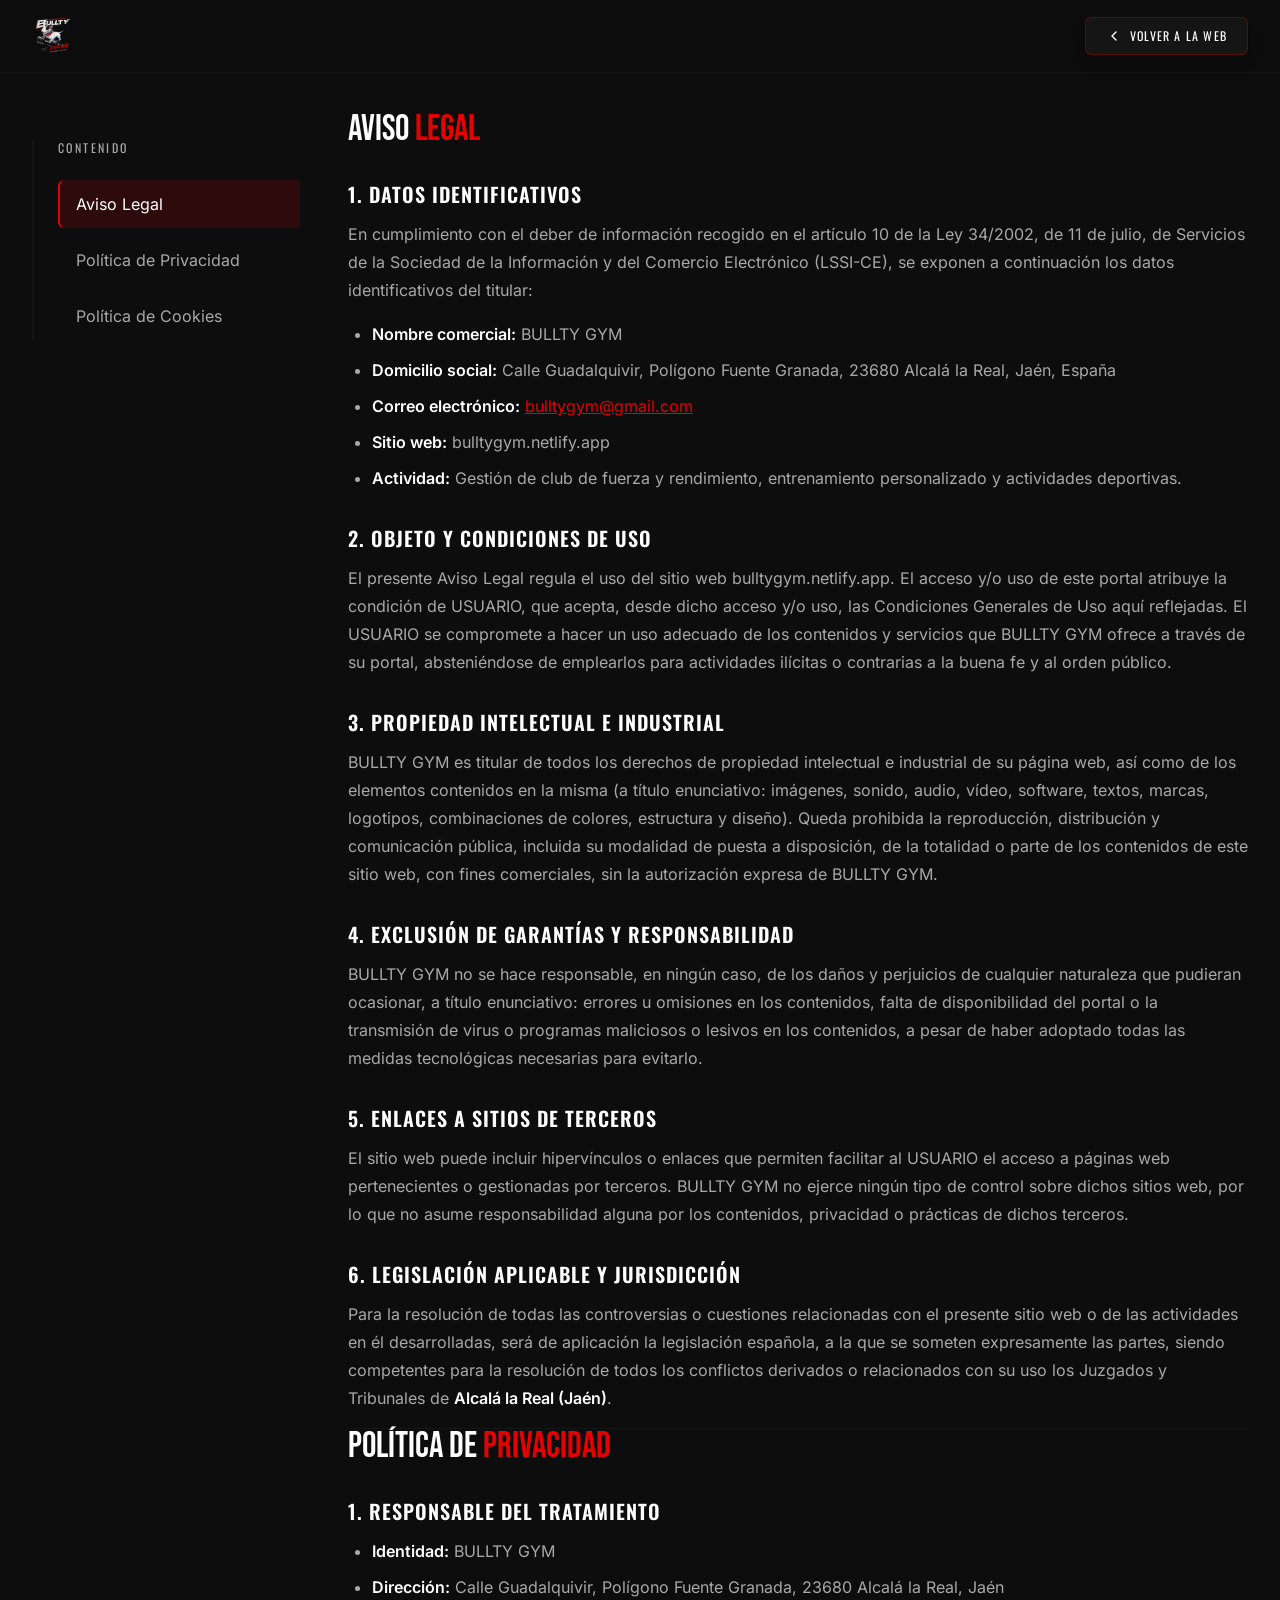
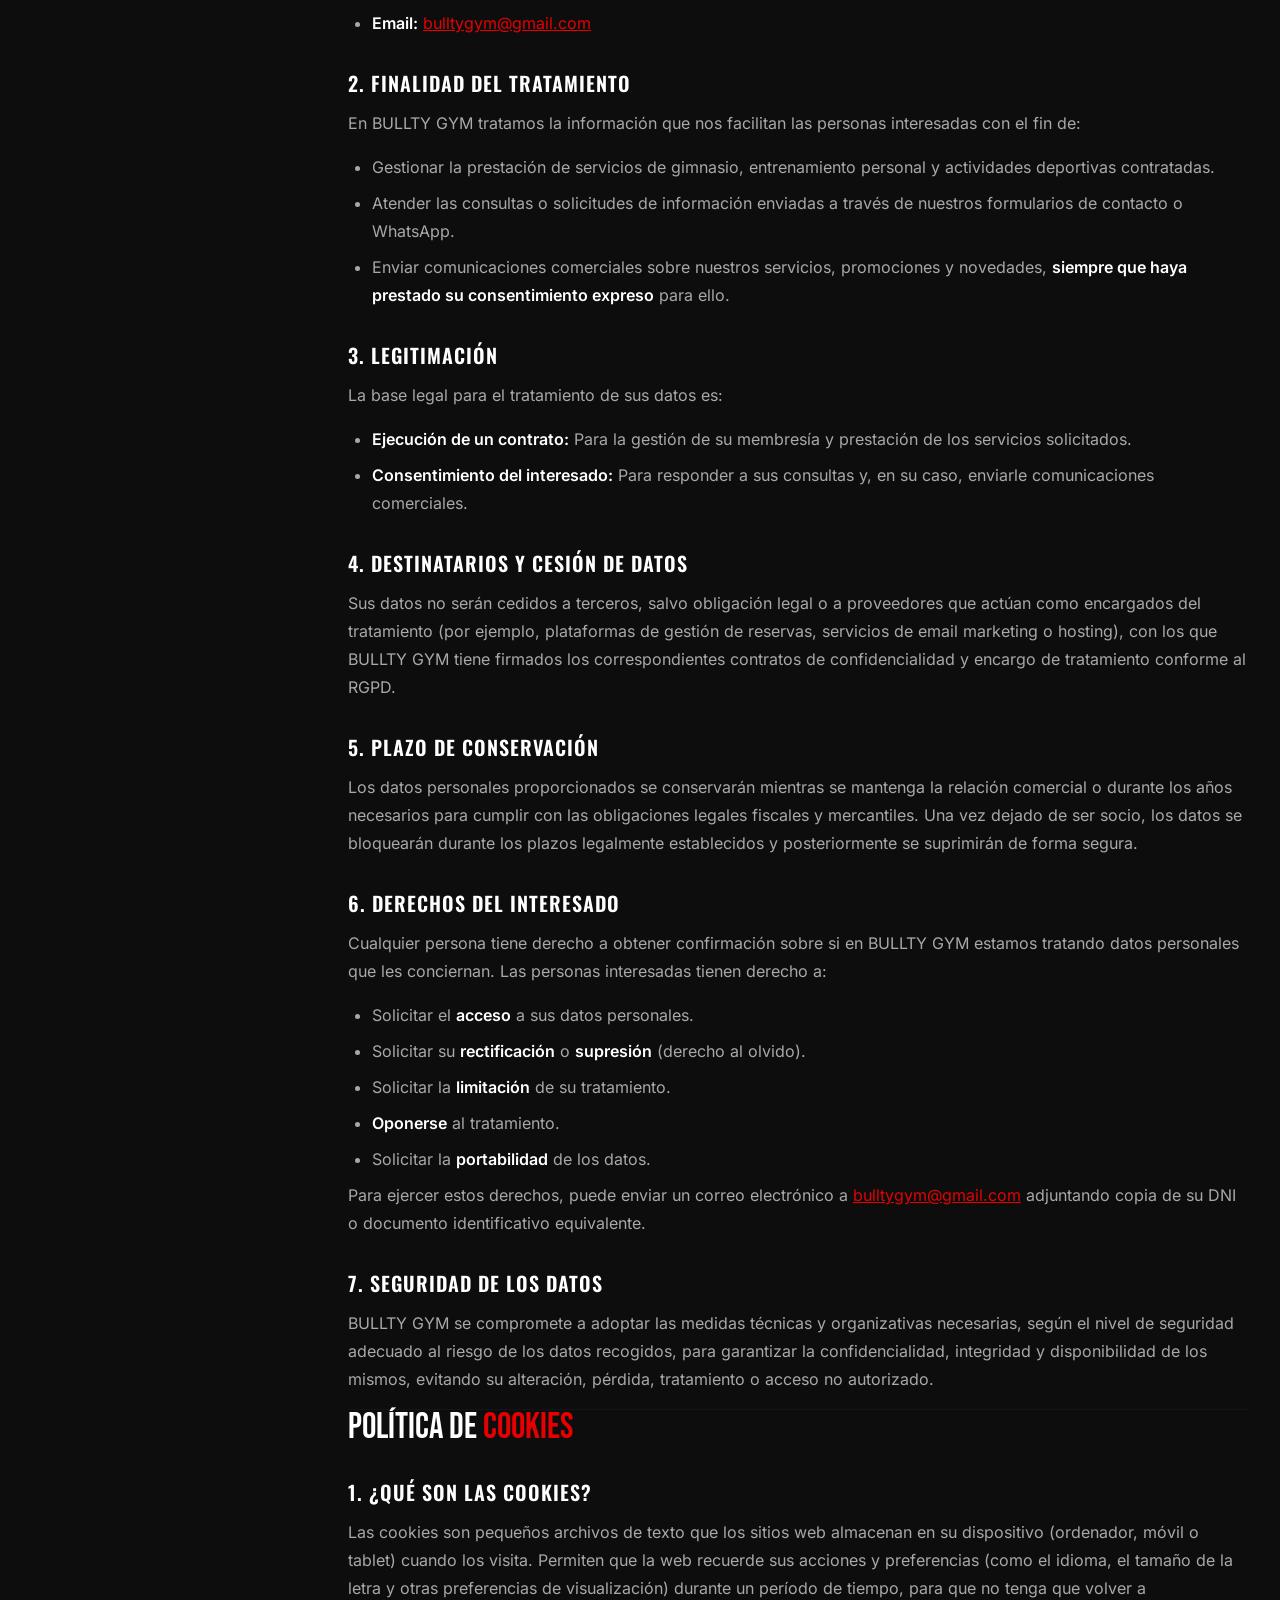
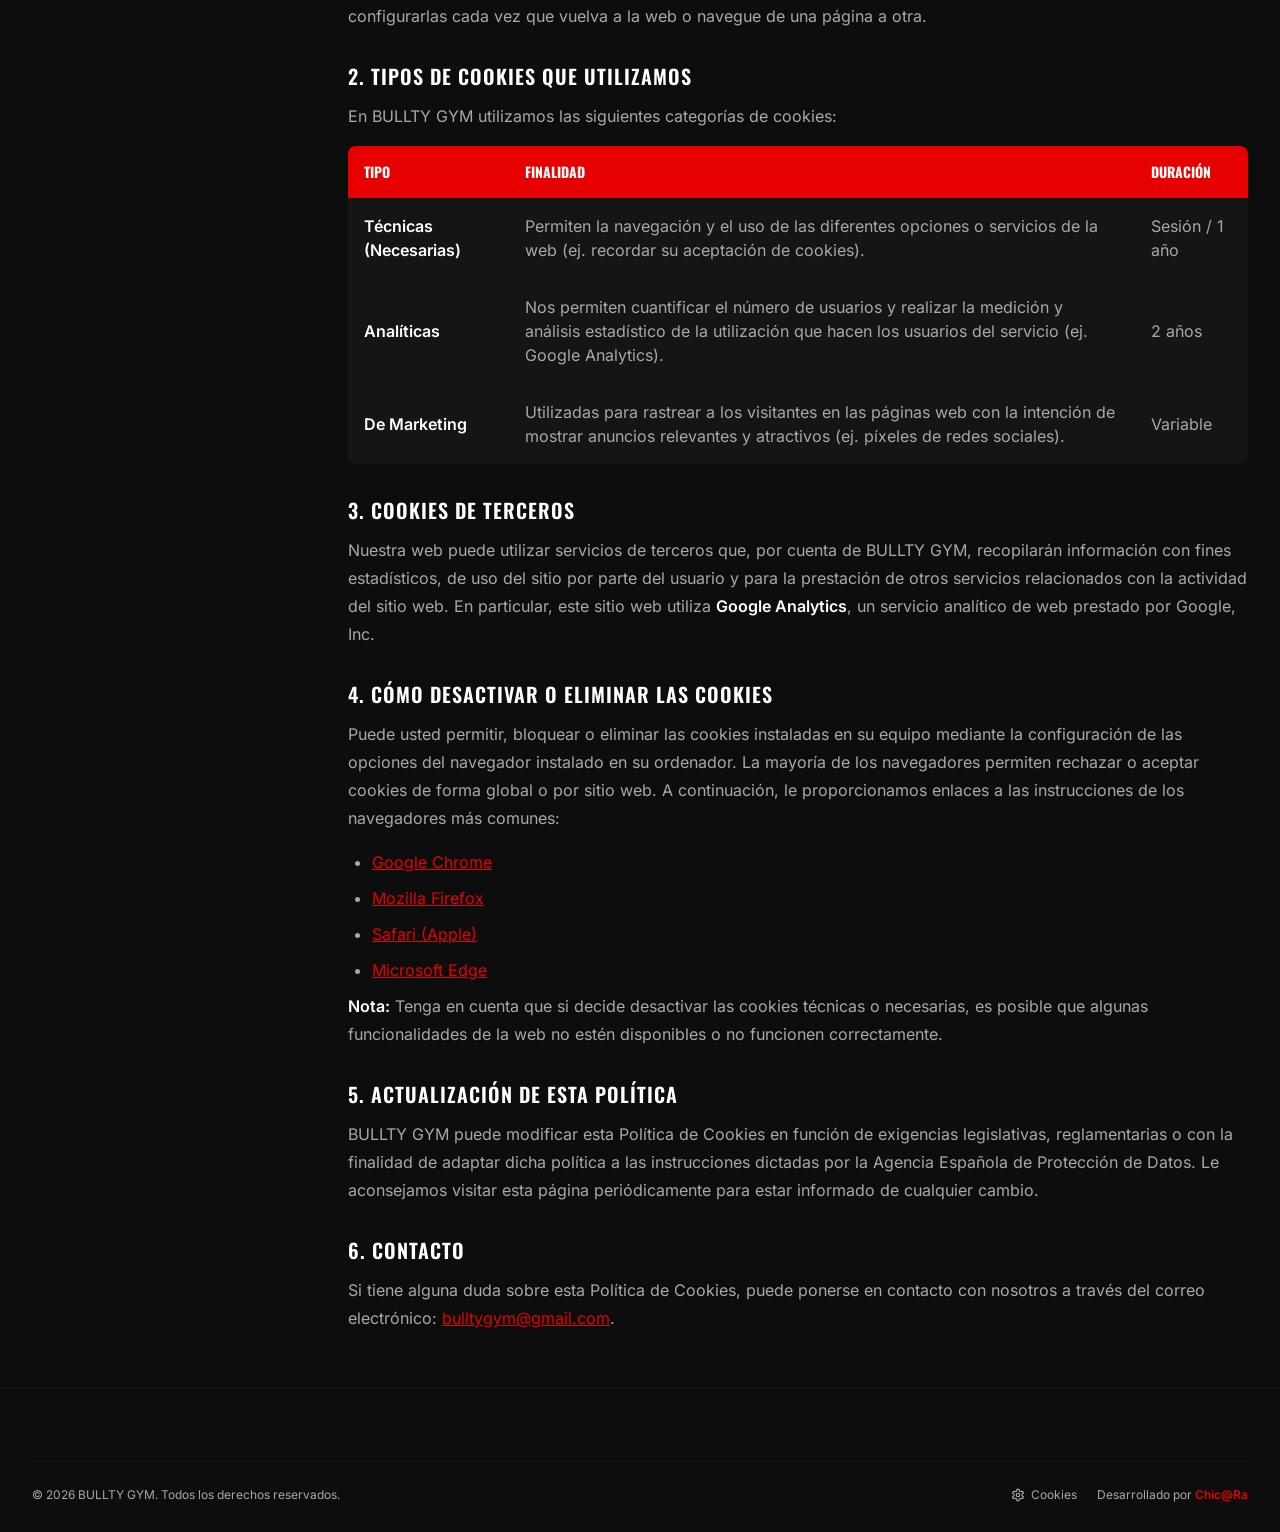
<file: legal.html>
<!DOCTYPE html>
<html lang="es" class="scroll-smooth">
<head>
    <meta charset="UTF-8">
    <meta name="viewport" content="width=device-width, initial-scale=1.0">
    <title>Información Legal | BULLTY GYM</title>
    <meta name="description" content="Aviso Legal, Política de Privacidad y Política de Cookies de BULLTY GYM.">
    <meta name="robots" content="noindex, follow">
    <link rel="stylesheet" href="./styles.css">
     <!-- FAVICON - BULLTY GYM -->
    <link rel="icon" type="image/png" href="./favicon-96x96.png" sizes="96x96" />
    <link rel="icon" type="image/svg+xml" href="./favicon.svg" />
    <link rel="shortcut icon" href="./favicon.ico" />
    <link rel="apple-touch-icon" sizes="180x180" href="./apple-touch-icon.png" />
    <link rel="manifest" href="./site.webmanifest" />
 </head>
<body class="bg-dark text-white antialiased page-legal">

<!-- HEADER -->
<header class="fixed top-0 inset-x-0 z-50 bg-dark/95 backdrop-blur-xl border-b border-surface py-4">
    <nav class="mx-auto max-w-7xl px-5 sm:px-8 flex items-center justify-between">
        <a href="index.html" class="flex items-center gap-3">
            <img src="./img/logo-bullty-gym.png" alt="Logo BULLTY GYM" class="h-10 w-auto object-contain">
        </a>
        <a href="index.html" class="inline-flex items-center gap-2 px-5 py-2.5 bg-surface border border-primary/30 text-white font-heading text-xs uppercase tracking-widest hover:bg-primary hover:text-white hover:border-primary transition-all duration-300 rounded-md shadow-lg">
            <svg xmlns="http://www.w3.org/2000/svg" width="16" height="16" viewBox="0 0 24 24" fill="none" stroke="currentColor" stroke-width="2" stroke-linecap="round" stroke-linejoin="round"><path d="m15 18-6-6 6-6"></path></svg> 
            Volver a la web
        </a>
    </nav>
</header>

<div class="pt-28">
    <div class="mx-auto max-w-7xl px-5 sm:px-8 py-12">
        <div class="grid grid-cols-1 lg:grid-cols-12 gap-12">
            
        <!-- SIDEBAR IZQUIERDO -->
       <aside class="lg:col-span-3">
    <nav class="legal-sidebar">
        <p class="text-xs uppercase tracking-[0.2em] text-muted mb-6 font-heading">Contenido</p>
        <a href="#aviso-legal" class="sidebar-link">Aviso Legal</a>
        <a href="#privacidad" class="sidebar-link">Política de Privacidad</a>
        <a href="#cookies" class="sidebar-link">Política de Cookies</a>
    </nav>
</aside>

            <!-- CONTENIDO PRINCIPAL -->
            <main class="lg:col-span-9 legal-content">
                
                <!-- SECCIÓN 1: AVISO LEGAL -->
                <section id="aviso-legal" class="mb-20">
                    <h2 class="font-display text-4xl sm:text-5xl text-white leading-none mb-8">AVISO <span class="text-primary">LEGAL</span></h2>
                    
                    <h3 class="font-heading text-xl uppercase tracking-wide text-white mt-8 mb-3">1. Datos Identificativos</h3>
                    <p>En cumplimiento con el deber de información recogido en el artículo 10 de la Ley 34/2002, de 11 de julio, de Servicios de la Sociedad de la Información y del Comercio Electrónico (LSSI-CE), se exponen a continuación los datos identificativos del titular:</p>
                    <ul class="list-disc pl-5 space-y-2 text-muted">
                        <li><strong class="text-white">Nombre comercial:</strong> BULLTY GYM</li>
                        <li><strong class="text-white">Domicilio social:</strong> Calle Guadalquivir, Polígono Fuente Granada, 23680 Alcalá la Real, Jaén, España</li>
                        <li><strong class="text-white">Correo electrónico:</strong> <a href="mailto:bulltygym@gmail.com">bulltygym@gmail.com</a></li>
                        <li><strong class="text-white">Sitio web:</strong> bulltygym.netlify.app</li>
                        <li><strong class="text-white">Actividad:</strong> Gestión de club de fuerza y rendimiento, entrenamiento personalizado y actividades deportivas.</li>
                    </ul>

                    <h3 class="font-heading text-xl uppercase tracking-wide text-white mt-8 mb-3">2. Objeto y Condiciones de Uso</h3>
                    <p>El presente Aviso Legal regula el uso del sitio web bulltygym.netlify.app. El acceso y/o uso de este portal atribuye la condición de USUARIO, que acepta, desde dicho acceso y/o uso, las Condiciones Generales de Uso aquí reflejadas. El USUARIO se compromete a hacer un uso adecuado de los contenidos y servicios que BULLTY GYM ofrece a través de su portal, absteniéndose de emplearlos para actividades ilícitas o contrarias a la buena fe y al orden público.</p>

                    <h3 class="font-heading text-xl uppercase tracking-wide text-white mt-8 mb-3">3. Propiedad Intelectual e Industrial</h3>
                    <p>BULLTY GYM es titular de todos los derechos de propiedad intelectual e industrial de su página web, así como de los elementos contenidos en la misma (a título enunciativo: imágenes, sonido, audio, vídeo, software, textos, marcas, logotipos, combinaciones de colores, estructura y diseño). Queda prohibida la reproducción, distribución y comunicación pública, incluida su modalidad de puesta a disposición, de la totalidad o parte de los contenidos de este sitio web, con fines comerciales, sin la autorización expresa de BULLTY GYM.</p>

                    <h3 class="font-heading text-xl uppercase tracking-wide text-white mt-8 mb-3">4. Exclusión de Garantías y Responsabilidad</h3>
                    <p>BULLTY GYM no se hace responsable, en ningún caso, de los daños y perjuicios de cualquier naturaleza que pudieran ocasionar, a título enunciativo: errores u omisiones en los contenidos, falta de disponibilidad del portal o la transmisión de virus o programas maliciosos o lesivos en los contenidos, a pesar de haber adoptado todas las medidas tecnológicas necesarias para evitarlo.</p>

                    <h3 class="font-heading text-xl uppercase tracking-wide text-white mt-8 mb-3">5. Enlaces a Sitios de Terceros</h3>
                    <p>El sitio web puede incluir hipervínculos o enlaces que permiten facilitar al USUARIO el acceso a páginas web pertenecientes o gestionadas por terceros. BULLTY GYM no ejerce ningún tipo de control sobre dichos sitios web, por lo que no asume responsabilidad alguna por los contenidos, privacidad o prácticas de dichos terceros.</p>

                    <h3 class="font-heading text-xl uppercase tracking-wide text-white mt-8 mb-3">6. Legislación Aplicable y Jurisdicción</h3>
                    <p>Para la resolución de todas las controversias o cuestiones relacionadas con el presente sitio web o de las actividades en él desarrolladas, será de aplicación la legislación española, a la que se someten expresamente las partes, siendo competentes para la resolución de todos los conflictos derivados o relacionados con su uso los Juzgados y Tribunales de <strong class="text-white">Alcalá la Real (Jaén)</strong>.</p>
                </section>

                <div class="border-t border-surface my-16"></div>

                <!-- SECCIÓN 2: POLÍTICA DE PRIVACIDAD -->
                <section id="privacidad" class="mb-20">
                    <h2 class="font-display text-4xl sm:text-5xl text-white leading-none mb-8">POLÍTICA DE <span class="text-primary">PRIVACIDAD</span></h2>

                    <h3 class="font-heading text-xl uppercase tracking-wide text-white mt-8 mb-3">1. Responsable del Tratamiento</h3>
                    <ul class="list-disc pl-5 space-y-2 text-muted">
                        <li><strong class="text-white">Identidad:</strong> BULLTY GYM</li>
                        <li><strong class="text-white">Dirección:</strong> Calle Guadalquivir, Polígono Fuente Granada, 23680 Alcalá la Real, Jaén</li>
                        <li><strong class="text-white">Email:</strong> <a href="mailto:bulltygym@gmail.com">bulltygym@gmail.com</a></li>
                    </ul>

                    <h3 class="font-heading text-xl uppercase tracking-wide text-white mt-8 mb-3">2. Finalidad del Tratamiento</h3>
                    <p>En BULLTY GYM tratamos la información que nos facilitan las personas interesadas con el fin de:</p>
                    <ul class="list-disc pl-5 space-y-2 text-muted">
                        <li>Gestionar la prestación de servicios de gimnasio, entrenamiento personal y actividades deportivas contratadas.</li>
                        <li>Atender las consultas o solicitudes de información enviadas a través de nuestros formularios de contacto o WhatsApp.</li>
                        <li>Enviar comunicaciones comerciales sobre nuestros servicios, promociones y novedades, <strong class="text-white">siempre que haya prestado su consentimiento expreso</strong> para ello.</li>
                    </ul>

                    <h3 class="font-heading text-xl uppercase tracking-wide text-white mt-8 mb-3">3. Legitimación</h3>
                    <p>La base legal para el tratamiento de sus datos es:</p>
                    <ul class="list-disc pl-5 space-y-2 text-muted">
                        <li><strong class="text-white">Ejecución de un contrato:</strong> Para la gestión de su membresía y prestación de los servicios solicitados.</li>
                        <li><strong class="text-white">Consentimiento del interesado:</strong> Para responder a sus consultas y, en su caso, enviarle comunicaciones comerciales.</li>
                    </ul>

                    <h3 class="font-heading text-xl uppercase tracking-wide text-white mt-8 mb-3">4. Destinatarios y Cesión de Datos</h3>
                    <p>Sus datos no serán cedidos a terceros, salvo obligación legal o a proveedores que actúan como encargados del tratamiento (por ejemplo, plataformas de gestión de reservas, servicios de email marketing o hosting), con los que BULLTY GYM tiene firmados los correspondientes contratos de confidencialidad y encargo de tratamiento conforme al RGPD.</p>

                    <h3 class="font-heading text-xl uppercase tracking-wide text-white mt-8 mb-3">5. Plazo de Conservación</h3>
                    <p>Los datos personales proporcionados se conservarán mientras se mantenga la relación comercial o durante los años necesarios para cumplir con las obligaciones legales fiscales y mercantiles. Una vez dejado de ser socio, los datos se bloquearán durante los plazos legalmente establecidos y posteriormente se suprimirán de forma segura.</p>

                    <h3 class="font-heading text-xl uppercase tracking-wide text-white mt-8 mb-3">6. Derechos del Interesado</h3>
                    <p>Cualquier persona tiene derecho a obtener confirmación sobre si en BULLTY GYM estamos tratando datos personales que les conciernan. Las personas interesadas tienen derecho a:</p>
                    <ul class="list-disc pl-5 space-y-2 text-muted">
                        <li>Solicitar el <strong class="text-white">acceso</strong> a sus datos personales.</li>
                        <li>Solicitar su <strong class="text-white">rectificación</strong> o <strong class="text-white">supresión</strong> (derecho al olvido).</li>
                        <li>Solicitar la <strong class="text-white">limitación</strong> de su tratamiento.</li>
                        <li><strong class="text-white">Oponerse</strong> al tratamiento.</li>
                        <li>Solicitar la <strong class="text-white">portabilidad</strong> de los datos.</li>
                    </ul>
                    <p>Para ejercer estos derechos, puede enviar un correo electrónico a <a href="mailto:bulltygym@gmail.com">bulltygym@gmail.com</a> adjuntando copia de su DNI o documento identificativo equivalente.</p>

                    <h3 class="font-heading text-xl uppercase tracking-wide text-white mt-8 mb-3">7. Seguridad de los Datos</h3>
                    <p>BULLTY GYM se compromete a adoptar las medidas técnicas y organizativas necesarias, según el nivel de seguridad adecuado al riesgo de los datos recogidos, para garantizar la confidencialidad, integridad y disponibilidad de los mismos, evitando su alteración, pérdida, tratamiento o acceso no autorizado.</p>
                </section>

                <div class="border-t border-surface my-16"></div>

                <!-- SECCIÓN 3: POLÍTICA DE COOKIES -->
                <section id="cookies">
                    <h2 class="font-display text-4xl sm:text-5xl text-white leading-none mb-8">POLÍTICA DE <span class="text-primary">COOKIES</span></h2>

                    <h3 class="font-heading text-xl uppercase tracking-wide text-white mt-8 mb-3">1. ¿Qué son las cookies?</h3>
                    <p>Las cookies son pequeños archivos de texto que los sitios web almacenan en su dispositivo (ordenador, móvil o tablet) cuando los visita. Permiten que la web recuerde sus acciones y preferencias (como el idioma, el tamaño de la letra y otras preferencias de visualización) durante un período de tiempo, para que no tenga que volver a configurarlas cada vez que vuelva a la web o navegue de una página a otra.</p>

                    <h3 class="font-heading text-xl uppercase tracking-wide text-white mt-8 mb-3">2. Tipos de cookies que utilizamos</h3>
                    <p>En BULLTY GYM utilizamos las siguientes categorías de cookies:</p>
                    
                    <div class="overflow-x-auto my-6">
                        <table class="w-full border-collapse bg-surface rounded-lg overflow-hidden">
                            <thead>
                                <tr>
                                    <th class="bg-primary text-white p-4 text-left font-heading uppercase text-sm">Tipo</th>
                                    <th class="bg-primary text-white p-4 text-left font-heading uppercase text-sm">Finalidad</th>
                                    <th class="bg-primary text-white p-4 text-left font-heading uppercase text-sm">Duración</th>
                                </tr>
                            </thead>
                            <tbody>
                                <tr>
                                    <td class="p-4 border-b border-surface text-white font-semibold">Técnicas (Necesarias)</td>
                                    <td class="p-4 border-b border-surface text-muted">Permiten la navegación y el uso de las diferentes opciones o servicios de la web (ej. recordar su aceptación de cookies).</td>
                                    <td class="p-4 border-b border-surface text-muted">Sesión / 1 año</td>
                                </tr>
                                <tr>
                                    <td class="p-4 border-b border-surface text-white font-semibold">Analíticas</td>
                                    <td class="p-4 border-b border-surface text-muted">Nos permiten cuantificar el número de usuarios y realizar la medición y análisis estadístico de la utilización que hacen los usuarios del servicio (ej. Google Analytics).</td>
                                    <td class="p-4 border-b border-surface text-muted">2 años</td>
                                </tr>
                                <tr>
                                    <td class="p-4 text-white font-semibold">De Marketing</td>
                                    <td class="p-4 text-muted">Utilizadas para rastrear a los visitantes en las páginas web con la intención de mostrar anuncios relevantes y atractivos (ej. píxeles de redes sociales).</td>
                                    <td class="p-4 text-muted">Variable</td>
                                </tr>
                            </tbody>
                        </table>
                    </div>

                    <h3 class="font-heading text-xl uppercase tracking-wide text-white mt-8 mb-3">3. Cookies de terceros</h3>
                    <p>Nuestra web puede utilizar servicios de terceros que, por cuenta de BULLTY GYM, recopilarán información con fines estadísticos, de uso del sitio por parte del usuario y para la prestación de otros servicios relacionados con la actividad del sitio web. En particular, este sitio web utiliza <strong class="text-white">Google Analytics</strong>, un servicio analítico de web prestado por Google, Inc.</p>

                    <h3 class="font-heading text-xl uppercase tracking-wide text-white mt-8 mb-3">4. Cómo desactivar o eliminar las cookies</h3>
                    <p>Puede usted permitir, bloquear o eliminar las cookies instaladas en su equipo mediante la configuración de las opciones del navegador instalado en su ordenador. La mayoría de los navegadores permiten rechazar o aceptar cookies de forma global o por sitio web. A continuación, le proporcionamos enlaces a las instrucciones de los navegadores más comunes:</p>
                    <ul class="list-disc pl-5 space-y-2 text-muted">
                        <li><a href="https://support.google.com/chrome/answer/95647?hl=es" target="_blank" rel="noopener">Google Chrome</a></li>
                        <li><a href="https://support.mozilla.org/es/kb/habilitar-y-deshabilitar-cookies-sitios-web-rastrear-preferencias" target="_blank" rel="noopener">Mozilla Firefox</a></li>
                        <li><a href="https://support.apple.com/es-es/guide/safari/sfri11471/mac" target="_blank" rel="noopener">Safari (Apple)</a></li>
                        <li><a href="https://support.microsoft.com/es-es/windows/eliminar-y-administrar-cookies-168dab11-0753-043d-7c16-ede5947fc64d" target="_blank" rel="noopener">Microsoft Edge</a></li>
                    </ul>
                    <p><strong class="text-white">Nota:</strong> Tenga en cuenta que si decide desactivar las cookies técnicas o necesarias, es posible que algunas funcionalidades de la web no estén disponibles o no funcionen correctamente.</p>

                    <h3 class="font-heading text-xl uppercase tracking-wide text-white mt-8 mb-3">5. Actualización de esta política</h3>
                    <p>BULLTY GYM puede modificar esta Política de Cookies en función de exigencias legislativas, reglamentarias o con la finalidad de adaptar dicha política a las instrucciones dictadas por la Agencia Española de Protección de Datos. Le aconsejamos visitar esta página periódicamente para estar informado de cualquier cambio.</p>

                    <h3 class="font-heading text-xl uppercase tracking-wide text-white mt-8 mb-3">6. Contacto</h3>
                    <p>Si tiene alguna duda sobre esta Política de Cookies, puede ponerse en contacto con nosotros a través del correo electrónico: <a href="mailto:bulltygym@gmail.com">bulltygym@gmail.com</a>.</p>
                </section>

            </main>
        </div>
    </div>
</div>


<!-- FOOTER INFERIOR · MISMO DISEÑO QUE LA PORTADA -->
<footer class="border-t border-surface bg-dark px-5 sm:px-8 py-6 mt-10">
    <div class="mx-auto max-w-7xl">
        <div class="footer-bottom">
            <p class="footer-bottom-copy">© <script>document.write(new Date().getFullYear())</script> BULLTY GYM. Todos los derechos reservados.</p>
            <div class="footer-bottom-actions">
                <button id="open-cookie-settings" type="button" class="footer-cookie-btn" aria-label="Configurar preferencias de cookies">
                    <svg xmlns="http://www.w3.org/2000/svg" width="14" height="14" viewBox="0 0 24 24" fill="none" stroke="currentColor" stroke-width="2" aria-hidden="true"><path d="M12.22 2h-.44a2 2 0 0 0-2 2v.18a2 2 0 0 1-1 1.73l-.43.25a2 2 0 0 1-2 0l-.15-.08a2 2 0 0 0-2.73.73l-.22.38a2 2 0 0 0 .73 2.73l.15.1a2 2 0 0 1 1 1.72v.51a2 2 0 0 1-1 1.74l-.15.09a2 2 0 0 0-.73 2.73l.22.38a2 2 0 0 0 2.73.73l.15-.08a2 2 0 0 1 2 0l.43.25a2 2 0 0 1 1 1.73V20a2 2 0 0 0 2 2h.44a2 2 0 0 0 2-2v-.18a2 2 0 0 1 1-1.73l.43-.25a2 2 0 0 1 2 0l.15.08a2 2 0 0 0 2.73-.73l.22-.39a2 2 0 0 0-.73-2.73l-.15-.08a2 2 0 0 1-1-1.74v-.5a2 2 0 0 1 1-1.74l.15-.09a2 2 0 0 0 .73-2.73l-.22-.38a2 2 0 0 0-2.73-.73l-.15.08a2 2 0 0 1-2 0l-.43-.25a2 2 0 0 1-1-1.73V4a2 2 0 0 0-2-2z"/><circle cx="12" cy="12" r="3"/></svg>
                    <span>Cookies</span>
                </button>
                <p class="footer-credit">Desarrollado por <a href="mailto:desarrollowebsur@gmail.com">Chic@Ra</a></p>
            </div>
        </div>
    </div>
</footer>

<!-- PANEL DE PREFERENCIAS DE COOKIES -->
<div aria-labelledby="cookie-modal-title" aria-modal="true" class="fixed inset-0 z-[10000] hidden" id="cookie-modal" role="dialog">
<div class="absolute inset-0 bg-black/80 backdrop-blur-sm" id="cookie-modal-backdrop"></div>
<div class="absolute inset-0 flex items-center justify-center p-4">
<div class="bg-surface border border-primary/30 rounded-2xl max-w-2xl w-full max-h-[90vh] overflow-y-auto shadow-2xl">
<div class="sticky top-0 bg-surface border-b border-surface p-6 flex items-center justify-between">
<div class="flex items-center gap-3">
<svg class="text-primary" fill="none" height="24" stroke="currentColor" stroke-linecap="round" stroke-linejoin="round" stroke-width="2" viewbox="0 0 24 24" width="24" xmlns="http://www.w3.org/2000/svg"><circle cx="12" cy="12" r="10"></circle><circle cx="8" cy="10" fill="currentColor" r="1.5"></circle><circle cx="15" cy="9" fill="currentColor" r="1.5"></circle><circle cx="10" cy="15" fill="currentColor" r="1.5"></circle><circle cx="16" cy="14" fill="currentColor" r="1.5"></circle></svg>
<h3 class="font-heading text-2xl text-white" id="cookie-modal-title">Configuración de Cookies</h3>
</div>
<button class="text-muted hover:text-white transition-colors" id="cookie-modal-close">
<svg fill="none" height="24" stroke="currentColor" stroke-linecap="round" stroke-linejoin="round" stroke-width="2" viewbox="0 0 24 24" width="24" xmlns="http://www.w3.org/2000/svg"><path d="M18 6 6 18"></path><path d="m6 6 12 12"></path></svg>
</button>
</div>
<div class="p-6 space-y-6">
<!-- Cookies Necesarias (Siempre activas) -->
<div class="bg-dark/50 border border-surface rounded-xl p-5">
<div class="flex items-start justify-between gap-4">
<div class="flex-1">
<div class="flex items-center gap-2 mb-2">
<h4 class="font-heading text-lg text-white">Cookies Necesarias</h4>
<span class="text-xs bg-primary/20 text-primary px-2 py-0.5 rounded-full font-semibold">Siempre activas</span>
</div>
<p class="text-sm text-muted">Esenciales para el funcionamiento básico del sitio web. Sin estas cookies, el sitio no funcionaría correctamente.</p>
</div>
<div class="flex items-center">
<div class="w-11 h-6 bg-primary rounded-full relative cursor-not-allowed"><div class="absolute right-1 top-1 w-4 h-4 bg-white rounded-full"></div></div>
</div>
</div>
</div>
<!-- Cookies Analíticas (SIN 'checked' por defecto, cumple RGPD) -->
<div class="bg-dark/50 border border-surface rounded-xl p-5 hover:border-primary/30 transition-colors">
<div class="flex items-start justify-between gap-4">
<div class="flex-1">
<h4 class="font-heading text-lg text-white mb-2">Cookies Analíticas</h4>
<p class="text-sm text-muted">Nos permiten contar las visitas y las fuentes de tráfico para medir y mejorar el rendimiento de nuestro sitio (Google Analytics).</p>
</div>
<div class="flex items-center">
<label class="relative inline-flex items-center cursor-pointer">
<input class="sr-only peer" id="cookie-analytics-toggle" type="checkbox"/>
<div class="w-11 h-6 bg-surface peer-focus:outline-none rounded-full peer peer-checked:after:translate-x-full peer-checked:after:border-white after:content-[''] after:absolute after:top-[2px] after:left-[2px] after:bg-white after:border-gray-300 after:border after:rounded-full after:h-5 after:w-5 after:transition-all peer-checked:bg-primary"></div>
</label>
</div>
</div>
</div>
<!-- Cookies de Marketing (SIN 'checked' por defecto, cumple RGPD) -->
<div class="bg-dark/50 border border-surface rounded-xl p-5 hover:border-primary/30 transition-colors">
<div class="flex items-start justify-between gap-4">
<div class="flex-1">
<h4 class="font-heading text-lg text-white mb-2">Cookies de Marketing</h4>
<p class="text-sm text-muted">Se utilizan para rastrear a los visitantes y mostrar anuncios relevantes en redes sociales y otras plataformas.</p>
</div>
<div class="flex items-center">
<label class="relative inline-flex items-center cursor-pointer">
<input class="sr-only peer" id="cookie-marketing-toggle" type="checkbox"/>
<div class="w-11 h-6 bg-surface peer-focus:outline-none rounded-full peer peer-checked:after:translate-x-full peer-checked:after:border-white after:content-[''] after:absolute after:top-[2px] after:left-[2px] after:bg-white after:border-gray-300 after:border after:rounded-full after:h-5 after:w-5 after:transition-all peer-checked:bg-primary"></div>
</label>
</div>
</div>
</div>
</div>
<div class="sticky bottom-0 bg-surface border-t border-surface p-6 flex flex-col sm:flex-row gap-3">
<button class="flex-1 px-6 py-3 bg-primary hover:bg-white hover:text-primary text-white font-heading font-bold uppercase tracking-widest rounded-lg transition-all" id="cookie-save-preferences">Guardar preferencias</button>
<button class="flex-1 px-6 py-3 border border-primary text-primary hover:bg-primary hover:text-white font-heading font-semibold uppercase tracking-widest rounded-lg transition-all" id="cookie-accept-all-modal">Aceptar todas</button>
</div>
</div>
</div>
</div>

<!-- MENÚ LEGAL FLOTANTE PARA MÓVIL -->
<details class="legal-float-menu">
    <summary aria-label="Abrir navegación legal">
        <span class="legal-menu-icon">☰</span>
        <span class="legal-menu-label">SECCIONES</span>
    </summary>

    <nav aria-label="Secciones legales">
        <a href="#aviso-legal">Aviso Legal</a>
        <a href="#privacidad">Política de Privacidad</a>
        <a href="#cookies">Política de Cookies</a>
    </nav>
</details>


<!-- Script para marcar el sidebar activo -->
<script>
    const sections = document.querySelectorAll('section[id]');
    const navLinks = document.querySelectorAll('.sidebar-link');

    function updateActiveSidebar() {
        const scrollY = window.scrollY;
        
        sections.forEach(section => {
            const sectionTop = section.offsetTop - 200;
            const sectionHeight = section.offsetHeight;
            const sectionId = section.getAttribute('id');
            
            if (scrollY >= sectionTop && scrollY < sectionTop + sectionHeight) {
                navLinks.forEach(link => {
                    link.classList.remove('active');
                    if (link.getAttribute('href') === `#${sectionId}`) {
                        link.classList.add('active');
                    }
                });
            }
        });
    }

    window.addEventListener('scroll', updateActiveSidebar);
    window.addEventListener('load', updateActiveSidebar);
    updateActiveSidebar();
</script>


<script>
document.querySelectorAll('.legal-float-menu nav a').forEach(link => {
    link.addEventListener('click', () => {
        document.querySelector('.legal-float-menu').open = false;
    });
});
</script>


<script>
/* Preferencias de cookies en legal.html: comparte el mismo almacenamiento de la portada. */
(() => {
    const modal = document.getElementById('cookie-modal');
    const opener = document.getElementById('open-cookie-settings');
    const backdrop = document.getElementById('cookie-modal-backdrop');
    const closeButton = document.getElementById('cookie-modal-close');
    const analyticsToggle = document.getElementById('cookie-analytics-toggle');
    const marketingToggle = document.getElementById('cookie-marketing-toggle');
    const consentKey = 'bullty_cookie_consent';

    const readConsent = () => {
        try { return JSON.parse(localStorage.getItem(consentKey) || 'null'); }
        catch (_) { return null; }
    };
    const openModal = () => {
        if (!modal) return;
        const consent = readConsent();
        if (analyticsToggle) analyticsToggle.checked = consent?.analytics === true;
        if (marketingToggle) marketingToggle.checked = consent?.marketing === true;
        modal.classList.remove('hidden');
        document.body.style.overflow = 'hidden';
        closeButton?.focus();
    };
    const closeModal = () => {
        if (!modal) return;
        modal.classList.add('hidden');
        document.body.style.overflow = '';
        opener?.focus();
    };
    const savePreferences = (analytics, marketing) => {
        const consent = { necessary: true, analytics, marketing, timestamp: new Date().toISOString() };
        try { localStorage.setItem(consentKey, JSON.stringify(consent)); } catch (_) {}
        try {
            const expires = new Date(Date.now() + 365 * 24 * 60 * 60 * 1000);
            document.cookie = `cookie_consent=${encodeURIComponent(JSON.stringify(consent))};expires=${expires.toUTCString()};path=/;SameSite=Lax`;
        } catch (_) {}
        closeModal();
    };

    opener?.addEventListener('click', openModal);
    closeButton?.addEventListener('click', closeModal);
    backdrop?.addEventListener('click', closeModal);
    document.getElementById('cookie-save-preferences')?.addEventListener('click', () => {
        savePreferences(analyticsToggle?.checked === true, marketingToggle?.checked === true);
    });
    document.getElementById('cookie-accept-all-modal')?.addEventListener('click', () => savePreferences(true, true));
    document.addEventListener('keydown', event => {
        if (event.key === 'Escape' && modal && !modal.classList.contains('hidden')) closeModal();
    });
})();
</script>


<script>
/* Evita que el menú flotante de secciones tape el footer en móvil. */
(() => {
    const legalFooter = document.querySelector('body.page-legal footer');
    if (!legalFooter || !('IntersectionObserver' in window)) return;
    const footerObserver = new IntersectionObserver(entries => {
        document.body.classList.toggle('legal-footer-visible', entries[0].isIntersecting);
    }, { threshold: 0.05 });
    footerObserver.observe(legalFooter);
})();
</script>

</body>
</html>
</file>
<file: styles.css>
*,:after,:before{--tw-border-spacing-x:0;--tw-border-spacing-y:0;--tw-translate-x:0;--tw-translate-y:0;--tw-rotate:0;--tw-skew-x:0;--tw-skew-y:0;--tw-scale-x:1;--tw-scale-y:1;--tw-pan-x: ;--tw-pan-y: ;--tw-pinch-zoom: ;--tw-scroll-snap-strictness:proximity;--tw-gradient-from-position: ;--tw-gradient-via-position: ;--tw-gradient-to-position: ;--tw-ordinal: ;--tw-slashed-zero: ;--tw-numeric-figure: ;--tw-numeric-spacing: ;--tw-numeric-fraction: ;--tw-ring-inset: ;--tw-ring-offset-width:0px;--tw-ring-offset-color:#fff;--tw-ring-color:rgba(59,130,246,.5);--tw-ring-offset-shadow:0 0 #0000;--tw-ring-shadow:0 0 #0000;--tw-shadow:0 0 #0000;--tw-shadow-colored:0 0 #0000;--tw-blur: ;--tw-brightness: ;--tw-contrast: ;--tw-grayscale: ;--tw-hue-rotate: ;--tw-invert: ;--tw-saturate: ;--tw-sepia: ;--tw-drop-shadow: ;--tw-backdrop-blur: ;--tw-backdrop-brightness: ;--tw-backdrop-contrast: ;--tw-backdrop-grayscale: ;--tw-backdrop-hue-rotate: ;--tw-backdrop-invert: ;--tw-backdrop-opacity: ;--tw-backdrop-saturate: ;--tw-backdrop-sepia: ;--tw-contain-size: ;--tw-contain-layout: ;--tw-contain-paint: ;--tw-contain-style: }::backdrop{--tw-border-spacing-x:0;--tw-border-spacing-y:0;--tw-translate-x:0;--tw-translate-y:0;--tw-rotate:0;--tw-skew-x:0;--tw-skew-y:0;--tw-scale-x:1;--tw-scale-y:1;--tw-pan-x: ;--tw-pan-y: ;--tw-pinch-zoom: ;--tw-scroll-snap-strictness:proximity;--tw-gradient-from-position: ;--tw-gradient-via-position: ;--tw-gradient-to-position: ;--tw-ordinal: ;--tw-slashed-zero: ;--tw-numeric-figure: ;--tw-numeric-spacing: ;--tw-numeric-fraction: ;--tw-ring-inset: ;--tw-ring-offset-width:0px;--tw-ring-offset-color:#fff;--tw-ring-color:rgba(59,130,246,.5);--tw-ring-offset-shadow:0 0 #0000;--tw-ring-shadow:0 0 #0000;--tw-shadow:0 0 #0000;--tw-shadow-colored:0 0 #0000;--tw-blur: ;--tw-brightness: ;--tw-contrast: ;--tw-grayscale: ;--tw-hue-rotate: ;--tw-invert: ;--tw-saturate: ;--tw-sepia: ;--tw-drop-shadow: ;--tw-backdrop-blur: ;--tw-backdrop-brightness: ;--tw-backdrop-contrast: ;--tw-backdrop-grayscale: ;--tw-backdrop-hue-rotate: ;--tw-backdrop-invert: ;--tw-backdrop-opacity: ;--tw-backdrop-saturate: ;--tw-backdrop-sepia: ;--tw-contain-size: ;--tw-contain-layout: ;--tw-contain-paint: ;--tw-contain-style: }/*! tailwindcss v3.4.19 | MIT License | https://tailwindcss.com*/*,:after,:before{box-sizing:border-box;border:0 solid #e5e7eb}:after,:before{--tw-content:""}:host,html{line-height:1.5;-webkit-text-size-adjust:100%;-moz-tab-size:4;-o-tab-size:4;tab-size:4;font-family:ui-sans-serif,system-ui,sans-serif,Apple Color Emoji,Segoe UI Emoji,Segoe UI Symbol,Noto Color Emoji;font-feature-settings:normal;font-variation-settings:normal;-webkit-tap-highlight-color:transparent}body{margin:0;line-height:inherit}hr{height:0;color:inherit;border-top-width:1px}abbr:where([title]){-webkit-text-decoration:underline dotted;text-decoration:underline dotted}h1,h2,h3,h4,h5,h6{font-size:inherit;font-weight:inherit}a{color:inherit;text-decoration:inherit}b,strong{font-weight:bolder}code,kbd,pre,samp{font-family:ui-monospace,SFMono-Regular,Menlo,Monaco,Consolas,Liberation Mono,Courier New,monospace;font-feature-settings:normal;font-variation-settings:normal;font-size:1em}small{font-size:80%}sub,sup{font-size:75%;line-height:0;position:relative;vertical-align:baseline}sub{bottom:-.25em}sup{top:-.5em}table{text-indent:0;border-color:inherit;border-collapse:collapse}button,input,optgroup,select,textarea{font-family:inherit;font-feature-settings:inherit;font-variation-settings:inherit;font-size:100%;font-weight:inherit;line-height:inherit;letter-spacing:inherit;color:inherit;margin:0;padding:0}button,select{text-transform:none}button,input:where([type=button]),input:where([type=reset]),input:where([type=submit]){-webkit-appearance:button;background-color:transparent;background-image:none}:-moz-focusring{outline:auto}:-moz-ui-invalid{box-shadow:none}progress{vertical-align:baseline}::-webkit-inner-spin-button,::-webkit-outer-spin-button{height:auto}[type=search]{-webkit-appearance:textfield;outline-offset:-2px}::-webkit-search-decoration{-webkit-appearance:none}::-webkit-file-upload-button{-webkit-appearance:button;font:inherit}summary{display:list-item}blockquote,dd,dl,figure,h1,h2,h3,h4,h5,h6,hr,p,pre{margin:0}fieldset{margin:0}fieldset,legend{padding:0}menu,ol,ul{list-style:none;margin:0;padding:0}dialog{padding:0}textarea{resize:vertical}input::-moz-placeholder,textarea::-moz-placeholder{opacity:1;color:#9ca3af}input::placeholder,textarea::placeholder{opacity:1;color:#9ca3af}[role=button],button{cursor:pointer}:disabled{cursor:default}audio,canvas,embed,iframe,img,object,svg,video{display:block;vertical-align:middle}img,video{max-width:100%;height:auto}[hidden]:where(:not([hidden=until-found])){display:none}.sr-only{position:absolute;width:1px;height:1px;padding:0;margin:-1px;overflow:hidden;clip:rect(0,0,0,0);white-space:nowrap;border-width:0}.pointer-events-none{pointer-events:none}.visible{visibility:visible}.fixed{position:fixed}.absolute{position:absolute}.relative{position:relative}.sticky{position:sticky}.-inset-3{inset:-.75rem}.inset-0{inset:0}.inset-x-0{left:0;right:0}.-bottom-6{bottom:-1.5rem}.-left-20{left:-5rem}.-left-32{left:-8rem}.-right-2{right:-.5rem}.-right-24{right:-6rem}.-right-32{right:-8rem}.-top-20{top:-5rem}.-top-32{top:-8rem}.bottom-0{bottom:0}.bottom-10{bottom:2.5rem}.bottom-4{bottom:1rem}.bottom-5{bottom:1.25rem}.bottom-6{bottom:1.5rem}.bottom-8{bottom:2rem}.left-0{left:0}.left-1\/2{left:50%}.left-1\/4{left:25%}.left-4{left:1rem}.left-5{left:1.25rem}.right-0{right:0}.right-1{right:.25rem}.right-1\/4{right:25%}.right-4{right:1rem}.right-6{right:1.5rem}.top-0{top:0}.top-1{top:.25rem}.top-1\/3{top:33.333333%}.top-1\/4{top:25%}.top-4{top:1rem}.z-10{z-index:10}.z-50{z-index:50}.z-\[10000\]{z-index:10000}.z-\[9999\]{z-index:9999}.order-1{order:1}.order-2{order:2}.mx-auto{margin-left:auto;margin-right:auto}.mb-1{margin-bottom:.25rem}.mb-2{margin-bottom:.5rem}.mb-3{margin-bottom:.75rem}.mb-4{margin-bottom:1rem}.mt-0\.5{margin-top:.125rem}.mt-1{margin-top:.25rem}.mt-10{margin-top:2.5rem}.mt-12{margin-top:3rem}.mt-14{margin-top:3.5rem}.mt-16{margin-top:4rem}.mt-2{margin-top:.5rem}.mt-3{margin-top:.75rem}.mt-4{margin-top:1rem}.mt-5{margin-top:1.25rem}.mt-6{margin-top:1.5rem}.mt-7{margin-top:1.75rem}.mt-8{margin-top:2rem}.mt-9{margin-top:2.25rem}.block{display:block}.flex{display:flex}.inline-flex{display:inline-flex}.grid{display:grid}.hidden{display:none}.h-1\.5{height:.375rem}.h-10{height:2.5rem}.h-11{height:2.75rem}.h-12{height:3rem}.h-14{height:3.5rem}.h-2{height:.5rem}.h-24{height:6rem}.h-4{height:1rem}.h-5{height:1.25rem}.h-56{height:14rem}.h-6{height:1.5rem}.h-64{height:16rem}.h-7{height:1.75rem}.h-72{height:18rem}.h-80{height:20rem}.h-9{height:2.25rem}.h-96{height:24rem}.h-\[520px\]{height:520px}.h-auto{height:auto}.h-full{height:100%}.h-px{height:1px}.max-h-0{max-height:0}.max-h-\[90vh\]{max-height:90vh}.min-h-\[280px\]{min-height:280px}.min-h-\[400px\]{min-height:400px}.min-h-screen{min-height:100vh}.w-0{width:0}.w-1{width:.25rem}.w-1\.5{width:.375rem}.w-10{width:2.5rem}.w-11{width:2.75rem}.w-12{width:3rem}.w-14{width:3.5rem}.w-4{width:1rem}.w-5{width:1.25rem}.w-7{width:1.75rem}.w-72{width:18rem}.w-8{width:2rem}.w-80{width:20rem}.w-9{width:2.25rem}.w-96{width:24rem}.w-\[520px\]{width:520px}.w-\[600px\]{width:600px}.w-auto{width:auto}.w-full{width:100%}.max-w-2xl{max-width:42rem}.max-w-3xl{max-width:48rem}.max-w-4xl{max-width:56rem}.max-w-5xl{max-width:64rem}.max-w-7xl{max-width:80rem}.max-w-md{max-width:28rem}.max-w-xl{max-width:36rem}.flex-1{flex:1 1 0%}.flex-shrink-0,.shrink-0{flex-shrink:0}.-translate-x-1\/2{--tw-translate-x:-50%}.-translate-x-1\/2,.translate-y-0{transform:translate(var(--tw-translate-x),var(--tw-translate-y)) rotate(var(--tw-rotate)) skewX(var(--tw-skew-x)) skewY(var(--tw-skew-y)) scaleX(var(--tw-scale-x)) scaleY(var(--tw-scale-y))}.translate-y-0{--tw-translate-y:0px}.translate-y-full{--tw-translate-y:100%}.scale-100,.translate-y-full{transform:translate(var(--tw-translate-x),var(--tw-translate-y)) rotate(var(--tw-rotate)) skewX(var(--tw-skew-x)) skewY(var(--tw-skew-y)) scaleX(var(--tw-scale-x)) scaleY(var(--tw-scale-y))}.scale-100{--tw-scale-x:1;--tw-scale-y:1}.scale-105{--tw-scale-x:1.05;--tw-scale-y:1.05}.scale-105,.transform{transform:translate(var(--tw-translate-x),var(--tw-translate-y)) rotate(var(--tw-rotate)) skewX(var(--tw-skew-x)) skewY(var(--tw-skew-y)) scaleX(var(--tw-scale-x)) scaleY(var(--tw-scale-y))}@keyframes ping{75%,to{transform:scale(2);opacity:0}}.animate-\[ping_1\.5s_infinite\]{animation:ping 1.5s infinite}.cursor-not-allowed{cursor:not-allowed}.cursor-pointer{cursor:pointer}.auto-rows-\[220px\]{grid-auto-rows:220px}.grid-cols-2{grid-template-columns:repeat(2,minmax(0,1fr))}.grid-rows-\[0fr\]{grid-template-rows:0fr}.grid-rows-\[1fr\]{grid-template-rows:1fr}.flex-col{flex-direction:column}.flex-wrap{flex-wrap:wrap}.items-start{align-items:flex-start}.items-center{align-items:center}.justify-center{justify-content:center}.justify-between{justify-content:space-between}.gap-1{gap:.25rem}.gap-10{gap:2.5rem}.gap-12{gap:3rem}.gap-14{gap:3.5rem}.gap-2{gap:.5rem}.gap-2\.5{gap:.625rem}.gap-3{gap:.75rem}.gap-4{gap:1rem}.gap-8{gap:2rem}.gap-px{gap:1px}.gap-x-6{-moz-column-gap:1.5rem;column-gap:1.5rem}.gap-y-3{row-gap:.75rem}.space-y-6>:not([hidden])~:not([hidden]){--tw-space-y-reverse:0;margin-top:calc(1.5rem*(1 - var(--tw-space-y-reverse)));margin-bottom:calc(1.5rem*var(--tw-space-y-reverse))}.overflow-hidden{overflow:hidden}.overflow-y-auto{overflow-y:auto}.scroll-smooth{scroll-behavior:smooth}.rounded-2xl{border-radius:1rem}.rounded-3xl{border-radius:1.5rem}.rounded-full{border-radius:9999px}.rounded-lg{border-radius:.5rem}.rounded-md{border-radius:.375rem}.rounded-xl{border-radius:.75rem}.border{border-width:1px}.border-b{border-bottom-width:1px}.border-t{border-top-width:1px}.border-t-2{border-top-width:2px}.border-primary{--tw-border-opacity:1;border-color:rgb(230 0 0/var(--tw-border-opacity,1))}.border-primary\/20{border-color:rgba(230,0,0,.2)}.border-primary\/30{border-color:rgba(230,0,0,.3)}.border-primary\/40{border-color:rgba(230,0,0,.4)}.border-primary\/50{border-color:rgba(230,0,0,.5)}.border-surface{--tw-border-opacity:1;border-color:rgb(21 21 21/var(--tw-border-opacity,1))}.border-white\/20{border-color:hsla(0,0%,100%,.2)}.border-white\/30{border-color:hsla(0,0%,100%,.3)}.bg-black\/20{background-color:rgba(0,0,0,.2)}.bg-black\/80{background-color:rgba(0,0,0,.8)}.bg-dark{--tw-bg-opacity:1;background-color:rgb(13 13 13/var(--tw-bg-opacity,1))}.bg-dark\/50{background-color:hsla(0,0%,5%,.5)}.bg-dark\/95{background-color:hsla(0,0%,5%,.95)}.bg-primary{--tw-bg-opacity:1;background-color:rgb(230 0 0/var(--tw-bg-opacity,1))}.bg-primary\/10{background-color:rgba(230,0,0,.1)}.bg-primary\/15{background-color:rgba(230,0,0,.15)}.bg-primary\/20{background-color:rgba(230,0,0,.2)}.bg-primary\/25{background-color:rgba(230,0,0,.25)}.bg-surface{--tw-bg-opacity:1;background-color:rgb(21 21 21/var(--tw-bg-opacity,1))}.bg-transparent{background-color:transparent}.bg-white{--tw-bg-opacity:1;background-color:rgb(255 255 255/var(--tw-bg-opacity,1))}.bg-white\/10{background-color:hsla(0,0%,100%,.1)}.bg-gradient-to-br{background-image:linear-gradient(to bottom right,var(--tw-gradient-stops))}.bg-gradient-to-r{background-image:linear-gradient(to right,var(--tw-gradient-stops))}.bg-gradient-to-t{background-image:linear-gradient(to top,var(--tw-gradient-stops))}.from-dark{--tw-gradient-from:#0d0d0d var(--tw-gradient-from-position);--tw-gradient-to:hsla(0,0%,5%,0) var(--tw-gradient-to-position);--tw-gradient-stops:var(--tw-gradient-from),var(--tw-gradient-to)}.from-dark\/70{--tw-gradient-from:hsla(0,0%,5%,.7) var(--tw-gradient-from-position);--tw-gradient-to:hsla(0,0%,5%,0) var(--tw-gradient-to-position);--tw-gradient-stops:var(--tw-gradient-from),var(--tw-gradient-to)}.from-primary\/5{--tw-gradient-from:rgba(230,0,0,.05) var(--tw-gradient-from-position);--tw-gradient-to:rgba(230,0,0,0) var(--tw-gradient-to-position);--tw-gradient-stops:var(--tw-gradient-from),var(--tw-gradient-to)}.from-surface\/60{--tw-gradient-from:hsla(0,0%,8%,.6) var(--tw-gradient-from-position);--tw-gradient-to:hsla(0,0%,8%,0) var(--tw-gradient-to-position);--tw-gradient-stops:var(--tw-gradient-from),var(--tw-gradient-to)}.from-transparent{--tw-gradient-from:transparent var(--tw-gradient-from-position);--tw-gradient-to:transparent var(--tw-gradient-to-position);--tw-gradient-stops:var(--tw-gradient-from),var(--tw-gradient-to)}.via-dark{--tw-gradient-to:hsla(0,0%,5%,0) var(--tw-gradient-to-position);--tw-gradient-stops:var(--tw-gradient-from),#0d0d0d var(--tw-gradient-via-position),var(--tw-gradient-to)}.via-dark\/20{--tw-gradient-to:hsla(0,0%,5%,0) var(--tw-gradient-to-position);--tw-gradient-stops:var(--tw-gradient-from),hsla(0,0%,5%,.2) var(--tw-gradient-via-position),var(--tw-gradient-to)}.via-dark\/85{--tw-gradient-to:hsla(0,0%,5%,0) var(--tw-gradient-to-position);--tw-gradient-stops:var(--tw-gradient-from),hsla(0,0%,5%,.85) var(--tw-gradient-via-position),var(--tw-gradient-to)}.via-transparent{--tw-gradient-to:transparent var(--tw-gradient-to-position);--tw-gradient-stops:var(--tw-gradient-from),transparent var(--tw-gradient-via-position),var(--tw-gradient-to)}.to-dark{--tw-gradient-to:#0d0d0d var(--tw-gradient-to-position)}.to-dark\/30{--tw-gradient-to:hsla(0,0%,5%,.3) var(--tw-gradient-to-position)}.to-dark\/70{--tw-gradient-to:hsla(0,0%,5%,.7) var(--tw-gradient-to-position)}.to-surface{--tw-gradient-to:#151515 var(--tw-gradient-to-position)}.to-transparent{--tw-gradient-to:transparent var(--tw-gradient-to-position)}.fill-current{fill:currentColor}.object-contain{-o-object-fit:contain;object-fit:contain}.object-cover{-o-object-fit:cover;object-fit:cover}.p-1{padding:.25rem}.p-10{padding:2.5rem}.p-4{padding:1rem}.p-5{padding:1.25rem}.p-6{padding:1.5rem}.p-8{padding:2rem}.px-10{padding-left:2.5rem;padding-right:2.5rem}.px-2{padding-left:.5rem;padding-right:.5rem}.px-4{padding-left:1rem;padding-right:1rem}.px-5{padding-left:1.25rem;padding-right:1.25rem}.px-6{padding-left:1.5rem;padding-right:1.5rem}.px-8{padding-left:2rem;padding-right:2rem}.py-0\.5{padding-top:.125rem;padding-bottom:.125rem}.py-1\.5{padding-top:.375rem;padding-bottom:.375rem}.py-2{padding-top:.5rem;padding-bottom:.5rem}.py-2\.5{padding-top:.625rem;padding-bottom:.625rem}.py-24{padding-top:6rem;padding-bottom:6rem}.py-28{padding-top:7rem;padding-bottom:7rem}.py-3{padding-top:.75rem;padding-bottom:.75rem}.py-4{padding-top:1rem;padding-bottom:1rem}.py-5{padding-top:1.25rem;padding-bottom:1.25rem}.py-6{padding-top:1.5rem;padding-bottom:1.5rem}.pb-28{padding-bottom:7rem}.pb-7{padding-bottom:1.75rem}.pb-8{padding-bottom:2rem}.pt-20{padding-top:5rem}.pt-28{padding-top:7rem}.pt-6{padding-top:1.5rem}.text-left{text-align:left}.text-center{text-align:center}.font-body{font-family:Inter,sans-serif}.font-display{font-family:Bebas Neue,sans-serif}.font-heading{font-family:Oswald,sans-serif}.text-2xl{font-size:1.5rem;line-height:2rem}.text-4xl{font-size:2.25rem;line-height:2.5rem}.text-5xl{font-size:3rem;line-height:1}.text-6xl{font-size:3.75rem;line-height:1}.text-\[10px\]{font-size:10px}.text-base{font-size:1rem;line-height:1.5rem}.text-lg{font-size:1.125rem;line-height:1.75rem}.text-sm{font-size:.875rem;line-height:1.25rem}.text-xl{font-size:1.25rem;line-height:1.75rem}.text-xs{font-size:.75rem;line-height:1rem}.font-bold{font-weight:700}.font-semibold{font-weight:600}.uppercase{text-transform:uppercase}.italic{font-style:italic}.leading-\[0\.88\]{line-height:.88}.leading-\[0\.9\]{line-height:.9}.leading-none{line-height:1}.leading-relaxed{line-height:1.625}.leading-tight{line-height:1.25}.tracking-\[0\.25em\]{letter-spacing:.25em}.tracking-\[0\.3em\]{letter-spacing:.3em}.tracking-\[0\.4em\]{letter-spacing:.4em}.tracking-wide{letter-spacing:.025em}.tracking-wider{letter-spacing:.05em}.tracking-widest{letter-spacing:.1em}.text-dark{--tw-text-opacity:1;color:rgb(13 13 13/var(--tw-text-opacity,1))}.text-muted{--tw-text-opacity:1;color:rgb(168 168 168/var(--tw-text-opacity,1))}.text-primary{--tw-text-opacity:1;color:rgb(230 0 0/var(--tw-text-opacity,1))}.text-white{--tw-text-opacity:1;color:rgb(255 255 255/var(--tw-text-opacity,1))}.text-white\/80{color:hsla(0,0%,100%,.8)}.text-white\/90{color:hsla(0,0%,100%,.9)}.underline{text-decoration-line:underline}.antialiased{-webkit-font-smoothing:antialiased;-moz-osx-font-smoothing:grayscale}.opacity-0{opacity:0}.opacity-100{opacity:1}.opacity-30{opacity:.3}.opacity-40{opacity:.4}.opacity-90{opacity:.9}.opacity-95{opacity:.95}.opacity-\[0\.12\]{opacity:.12}.mix-blend-screen{mix-blend-mode:screen}.shadow-2xl{--tw-shadow:0 25px 50px -12px rgba(0,0,0,.25);--tw-shadow-colored:0 25px 50px -12px var(--tw-shadow-color)}.shadow-2xl,.shadow-lg{box-shadow:var(--tw-ring-offset-shadow,0 0 #0000),var(--tw-ring-shadow,0 0 #0000),var(--tw-shadow)}.shadow-lg{--tw-shadow:0 10px 15px -3px rgba(0,0,0,.1),0 4px 6px -4px rgba(0,0,0,.1);--tw-shadow-colored:0 10px 15px -3px var(--tw-shadow-color),0 4px 6px -4px var(--tw-shadow-color)}.shadow-md{--tw-shadow:0 4px 6px -1px rgba(0,0,0,.1),0 2px 4px -2px rgba(0,0,0,.1);--tw-shadow-colored:0 4px 6px -1px var(--tw-shadow-color),0 2px 4px -2px var(--tw-shadow-color);box-shadow:var(--tw-ring-offset-shadow,0 0 #0000),var(--tw-ring-shadow,0 0 #0000),var(--tw-shadow)}.blur-3xl{--tw-blur:blur(64px)}.blur-3xl,.blur-\[100px\]{filter:var(--tw-blur) var(--tw-brightness) var(--tw-contrast) var(--tw-grayscale) var(--tw-hue-rotate) var(--tw-invert) var(--tw-saturate) var(--tw-sepia) var(--tw-drop-shadow)}.blur-\[100px\]{--tw-blur:blur(100px)}.blur-\[120px\]{--tw-blur:blur(120px)}.blur-\[120px\],.blur-\[130px\]{filter:var(--tw-blur) var(--tw-brightness) var(--tw-contrast) var(--tw-grayscale) var(--tw-hue-rotate) var(--tw-invert) var(--tw-saturate) var(--tw-sepia) var(--tw-drop-shadow)}.blur-\[130px\]{--tw-blur:blur(130px)}.blur-\[80px\]{--tw-blur:blur(80px)}.blur-\[80px\],.blur-\[90px\]{filter:var(--tw-blur) var(--tw-brightness) var(--tw-contrast) var(--tw-grayscale) var(--tw-hue-rotate) var(--tw-invert) var(--tw-saturate) var(--tw-sepia) var(--tw-drop-shadow)}.blur-\[90px\]{--tw-blur:blur(90px)}.drop-shadow-\[0_0_40px_rgba\(230\2c 0\2c 0\2c 0\.45\)\]{--tw-drop-shadow:drop-shadow(0 0 40px rgba(230,0,0,.45))}.drop-shadow-\[0_0_40px_rgba\(230\2c 0\2c 0\2c 0\.45\)\],.invert{filter:var(--tw-blur) var(--tw-brightness) var(--tw-contrast) var(--tw-grayscale) var(--tw-hue-rotate) var(--tw-invert) var(--tw-saturate) var(--tw-sepia) var(--tw-drop-shadow)}.invert{--tw-invert:invert(100%)}.filter{filter:var(--tw-blur) var(--tw-brightness) var(--tw-contrast) var(--tw-grayscale) var(--tw-hue-rotate) var(--tw-invert) var(--tw-saturate) var(--tw-sepia) var(--tw-drop-shadow)}.backdrop-blur-sm{--tw-backdrop-blur:blur(4px)}.backdrop-blur-sm,.backdrop-blur-xl{-webkit-backdrop-filter:var(--tw-backdrop-blur) var(--tw-backdrop-brightness) var(--tw-backdrop-contrast) var(--tw-backdrop-grayscale) var(--tw-backdrop-hue-rotate) var(--tw-backdrop-invert) var(--tw-backdrop-opacity) var(--tw-backdrop-saturate) var(--tw-backdrop-sepia);backdrop-filter:var(--tw-backdrop-blur) var(--tw-backdrop-brightness) var(--tw-backdrop-contrast) var(--tw-backdrop-grayscale) var(--tw-backdrop-hue-rotate) var(--tw-backdrop-invert) var(--tw-backdrop-opacity) var(--tw-backdrop-saturate) var(--tw-backdrop-sepia)}.backdrop-blur-xl{--tw-backdrop-blur:blur(24px)}.transition{transition-property:color,background-color,border-color,text-decoration-color,fill,stroke,opacity,box-shadow,transform,filter,-webkit-backdrop-filter;transition-property:color,background-color,border-color,text-decoration-color,fill,stroke,opacity,box-shadow,transform,filter,backdrop-filter;transition-property:color,background-color,border-color,text-decoration-color,fill,stroke,opacity,box-shadow,transform,filter,backdrop-filter,-webkit-backdrop-filter;transition-timing-function:cubic-bezier(.4,0,.2,1);transition-duration:.15s}.transition-\[grid-template-rows\]{transition-property:grid-template-rows;transition-timing-function:cubic-bezier(.4,0,.2,1);transition-duration:.15s}.transition-all{transition-property:all;transition-timing-function:cubic-bezier(.4,0,.2,1);transition-duration:.15s}.transition-colors{transition-property:color,background-color,border-color,text-decoration-color,fill,stroke;transition-timing-function:cubic-bezier(.4,0,.2,1);transition-duration:.15s}.transition-opacity{transition-property:opacity;transition-timing-function:cubic-bezier(.4,0,.2,1);transition-duration:.15s}.transition-transform{transition-property:transform;transition-timing-function:cubic-bezier(.4,0,.2,1);transition-duration:.15s}.duration-300{transition-duration:.3s}.duration-500{transition-duration:.5s}.duration-700{transition-duration:.7s}.ease-out{transition-timing-function:cubic-bezier(0,0,.2,1)}html{scroll-behavior:smooth}body{background-color:#0d0d0d;color:#fff;font-family:Inter,sans-serif;overflow-x:hidden}.nav-link{position:relative;display:inline-block;text-decoration:none}.nav-link:after{content:"";position:absolute;left:0;bottom:-6px;height:2px;width:0;background-color:#e60000;transition:width .3s ease}.nav-link.active:after,.nav-link:hover:after{width:100%!important}.nav-link.active{color:#fff!important}.red-glow{box-shadow:0 0 20px rgba(230,0,0,.4)}.red-glow-strong{box-shadow:0 0 30px rgba(230,0,0,.6)}.red-text-glow{text-shadow:0 0 20px rgba(230,0,0,.5)}.map-dark{filter:invert(90%) hue-rotate(180deg) brightness(85%) contrast(85%)}.grid-lines{background-image:linear-gradient(hsla(0,0%,100%,.03) 1px,transparent 0),linear-gradient(90deg,hsla(0,0%,100%,.03) 1px,transparent 0);background-size:40px 40px}@keyframes fadeIn{0%{opacity:0}to{opacity:1}}@keyframes fadeUp{0%{opacity:0;transform:translateY(20px)}to{opacity:1;transform:translateY(0)}}@keyframes scaleIn{0%{opacity:0;transform:scale(.95)}to{opacity:1;transform:scale(1)}}@keyframes scrollIndicator{0%{transform:translateY(0);opacity:1}to{transform:translateY(8px);opacity:0}}@keyframes smoke{0%,to{transform:translate(0) scale(1);opacity:.1}50%{transform:translate(10px,-10px) scale(1.1);opacity:.2}}@keyframes pulseGlow{0%,to{box-shadow:0 0 20px rgba(230,0,0,.4)}50%{box-shadow:0 0 35px rgba(230,0,0,.7)}}.animate-fade-in{animation:fadeIn 1s ease-out forwards}.animate-fade-up{animation:fadeUp .8s ease-out forwards;opacity:0}.animate-scale-in{animation:scaleIn 1s ease-out forwards}.animate-scroll-indicator{animation:scrollIndicator 1.5s infinite}.animate-smoke{animation:smoke 8s ease-in-out infinite}.animate-pulse-glow{animation:pulseGlow 2s infinite}.reveal{opacity:0;transform:translateY(30px);transition:all .8s cubic-bezier(.5,0,0,1)}.reveal.visible{opacity:1;transform:translateY(0)}.reveal-delay-1{transition-delay:.1s}.reveal-delay-2{transition-delay:.2s}.reveal-delay-3{transition-delay:.3s}.reveal-delay-4{transition-delay:.4s}#cookie-modal{animation:fadeIn .3s ease-out}.after\:absolute:after{content:var(--tw-content);position:absolute}.after\:left-\[2px\]:after{content:var(--tw-content);left:2px}.after\:top-\[2px\]:after{content:var(--tw-content);top:2px}.after\:h-5:after{content:var(--tw-content);height:1.25rem}.after\:w-5:after{content:var(--tw-content);width:1.25rem}.after\:rounded-full:after{content:var(--tw-content);border-radius:9999px}.after\:border:after{content:var(--tw-content);border-width:1px}.after\:border-gray-300:after{content:var(--tw-content);--tw-border-opacity:1;border-color:rgb(209 213 219/var(--tw-border-opacity,1))}.after\:bg-white:after{content:var(--tw-content);--tw-bg-opacity:1;background-color:rgb(255 255 255/var(--tw-bg-opacity,1))}.after\:transition-all:after{content:var(--tw-content);transition-property:all;transition-timing-function:cubic-bezier(.4,0,.2,1);transition-duration:.15s}.after\:content-\[\'\'\]:after{--tw-content:"";content:var(--tw-content)}.hover\:-translate-y-0\.5:hover{--tw-translate-y:-0.125rem}.hover\:-translate-y-0\.5:hover,.hover\:scale-110:hover{transform:translate(var(--tw-translate-x),var(--tw-translate-y)) rotate(var(--tw-rotate)) skewX(var(--tw-skew-x)) skewY(var(--tw-skew-y)) scaleX(var(--tw-scale-x)) scaleY(var(--tw-scale-y))}.hover\:scale-110:hover{--tw-scale-x:1.1;--tw-scale-y:1.1}.hover\:border-primary:hover{--tw-border-opacity:1;border-color:rgb(230 0 0/var(--tw-border-opacity,1))}.hover\:border-primary\/30:hover{border-color:rgba(230,0,0,.3)}.hover\:border-primary\/50:hover{border-color:rgba(230,0,0,.5)}.hover\:bg-dark:hover{--tw-bg-opacity:1;background-color:rgb(13 13 13/var(--tw-bg-opacity,1))}.hover\:bg-primary:hover{--tw-bg-opacity:1;background-color:rgb(230 0 0/var(--tw-bg-opacity,1))}.hover\:bg-primary\/50:hover{background-color:rgba(230,0,0,.5)}.hover\:bg-surface:hover{--tw-bg-opacity:1;background-color:rgb(21 21 21/var(--tw-bg-opacity,1))}.hover\:bg-white:hover{--tw-bg-opacity:1;background-color:rgb(255 255 255/var(--tw-bg-opacity,1))}.hover\:text-primary:hover{--tw-text-opacity:1;color:rgb(230 0 0/var(--tw-text-opacity,1))}.hover\:text-white:hover{--tw-text-opacity:1;color:rgb(255 255 255/var(--tw-text-opacity,1))}.hover\:shadow-lg:hover{--tw-shadow:0 10px 15px -3px rgba(0,0,0,.1),0 4px 6px -4px rgba(0,0,0,.1);--tw-shadow-colored:0 10px 15px -3px var(--tw-shadow-color),0 4px 6px -4px var(--tw-shadow-color);box-shadow:var(--tw-ring-offset-shadow,0 0 #0000),var(--tw-ring-shadow,0 0 #0000),var(--tw-shadow)}.group:hover .group-hover\:w-10{width:2.5rem}.group:hover .group-hover\:w-full{width:100%}.group:hover .group-hover\:scale-105{--tw-scale-x:1.05;--tw-scale-y:1.05}.group:hover .group-hover\:scale-105,.group:hover .group-hover\:scale-110{transform:translate(var(--tw-translate-x),var(--tw-translate-y)) rotate(var(--tw-rotate)) skewX(var(--tw-skew-x)) skewY(var(--tw-skew-y)) scaleX(var(--tw-scale-x)) scaleY(var(--tw-scale-y))}.group:hover .group-hover\:scale-110{--tw-scale-x:1.1;--tw-scale-y:1.1}.group:hover .group-hover\:bg-primary{--tw-bg-opacity:1;background-color:rgb(230 0 0/var(--tw-bg-opacity,1))}.group:hover .group-hover\:text-white{--tw-text-opacity:1;color:rgb(255 255 255/var(--tw-text-opacity,1))}.group:hover .group-hover\:opacity-100{opacity:1}.peer:checked~.peer-checked\:bg-primary{--tw-bg-opacity:1;background-color:rgb(230 0 0/var(--tw-bg-opacity,1))}.peer:checked~.peer-checked\:after\:translate-x-full:after{content:var(--tw-content);--tw-translate-x:100%;transform:translate(var(--tw-translate-x),var(--tw-translate-y)) rotate(var(--tw-rotate)) skewX(var(--tw-skew-x)) skewY(var(--tw-skew-y)) scaleX(var(--tw-scale-x)) scaleY(var(--tw-scale-y))}.peer:checked~.peer-checked\:after\:border-white:after{content:var(--tw-content);--tw-border-opacity:1;border-color:rgb(255 255 255/var(--tw-border-opacity,1))}.peer:focus~.peer-focus\:outline-none{outline:2px solid transparent;outline-offset:2px}@media (min-width:640px){.sm\:right-6{right:1.5rem}.sm\:col-span-2{grid-column:span 2/span 2}.sm\:inline-flex{display:inline-flex}.sm\:h-14{height:3.5rem}.sm\:h-28{height:7rem}.sm\:grid-cols-2{grid-template-columns:repeat(2,minmax(0,1fr))}.sm\:flex-row{flex-direction:row}.sm\:p-12{padding:3rem}.sm\:p-8{padding:2rem}.sm\:px-6{padding-left:1.5rem;padding-right:1.5rem}.sm\:px-8{padding-left:2rem;padding-right:2rem}.sm\:py-6{padding-top:1.5rem;padding-bottom:1.5rem}.sm\:text-2xl{font-size:1.5rem;line-height:2rem}.sm\:text-3xl{font-size:1.875rem;line-height:2.25rem}.sm\:text-6xl{font-size:3.75rem;line-height:1}.sm\:text-7xl{font-size:4.5rem;line-height:1}.sm\:text-8xl{font-size:6rem;line-height:1}.sm\:text-lg{font-size:1.125rem;line-height:1.75rem}}@media (min-width:768px){.md\:col-span-2{grid-column:span 2/span 2}.md\:col-span-3{grid-column:span 3/span 3}.md\:hidden{display:none}.md\:h-full{height:100%}.md\:grid-cols-3{grid-template-columns:repeat(3,minmax(0,1fr))}.md\:grid-cols-5{grid-template-columns:repeat(5,minmax(0,1fr))}.md\:bg-gradient-to-r{background-image:linear-gradient(to right,var(--tw-gradient-stops))}.md\:from-transparent{--tw-gradient-from:transparent var(--tw-gradient-from-position);--tw-gradient-to:transparent var(--tw-gradient-to-position);--tw-gradient-stops:var(--tw-gradient-from),var(--tw-gradient-to)}.md\:to-surface{--tw-gradient-to:#151515 var(--tw-gradient-to-position)}}@media (min-width:1024px){.lg\:order-1{order:1}.lg\:order-2{order:2}.lg\:col-span-2{grid-column:span 2/span 2}.lg\:col-span-5{grid-column:span 5/span 5}.lg\:col-span-7{grid-column:span 7/span 7}.lg\:row-span-2{grid-row:span 2/span 2}.lg\:flex{display:flex}.lg\:hidden{display:none}.lg\:shrink-0{flex-shrink:0}.lg\:auto-rows-\[280px\]{grid-auto-rows:280px}.lg\:grid-cols-12{grid-template-columns:repeat(12,minmax(0,1fr))}.lg\:grid-cols-2{grid-template-columns:repeat(2,minmax(0,1fr))}.lg\:grid-cols-4{grid-template-columns:repeat(4,minmax(0,1fr))}.lg\:flex-row{flex-direction:row}.lg\:flex-col{flex-direction:column}.lg\:items-center{align-items:center}.lg\:justify-end{justify-content:flex-end}.lg\:gap-3{gap:.75rem}.lg\:gap-6{gap:1.5rem}.lg\:text-7xl{font-size:4.5rem;line-height:1}.lg\:text-8xl{font-size:6rem;line-height:1}}@media (min-width:1280px){.xl\:flex-row{flex-direction:row}.xl\:text-9xl{font-size:8rem;line-height:1}}

@font-face{font-family:'Bebas Neue';font-style:normal;font-weight:400;font-display:swap;src:url('./fonts/bebas-neue-v16-latin-regular.woff2') format('woff2')}@font-face{font-family:'Oswald';font-style:normal;font-weight:400;font-display:swap;src:url('./fonts/oswald-v57-latin-regular.woff2') format('woff2')}@font-face{font-family:'Oswald';font-style:normal;font-weight:500;font-display:swap;src:url('./fonts/oswald-v57-latin-500.woff2') format('woff2')}@font-face{font-family:'Oswald';font-style:normal;font-weight:600;font-display:swap;src:url('./fonts/oswald-v57-latin-600.woff2') format('woff2')}@font-face{font-family:'Oswald';font-style:normal;font-weight:700;font-display:swap;src:url('./fonts/oswald-v57-latin-700.woff2') format('woff2')}@font-face{font-family:'Inter';font-style:normal;font-weight:300;font-display:swap;src:url('./fonts/inter-v20-latin-300.woff2') format('woff2')}@font-face{font-family:'Inter';font-style:normal;font-weight:400;font-display:swap;src:url('./fonts/inter-v20-latin-regular.woff2') format('woff2')}@font-face{font-family:'Inter';font-style:normal;font-weight:500;font-display:swap;src:url('./fonts/inter-v20-latin-500.woff2') format('woff2')}@font-face{font-family:'Inter';font-style:normal;font-weight:600;font-display:swap;src:url('./fonts/inter-v20-latin-600.woff2') format('woff2')}

/* ============================================ */
/* LEGAL.HTML - ESTILOS COMPLETOS Y CORRECTOS   */
/* ============================================ */

/* Scroll padding para header fijo */
html {
    scroll-padding-top: 140px;
}

/* Contenido legal: evitar overflow */
.legal-content {
    overflow-wrap: break-word;
    word-wrap: break-word;
    hyphens: auto;
    max-width: 100%;
}

.legal-content h3 {
    font-family: 'Oswald', sans-serif;
    font-size: 1.25rem;
    font-weight: 600;
    color: white;
    margin-top: 2rem;
    margin-bottom: 0.75rem;
    text-transform: uppercase;
    letter-spacing: 0.05em;
}

.legal-content p,
.legal-content li {
    color: #A8A8A8;
    line-height: 1.75;
    margin-bottom: 1rem;
}

.legal-content a {
    color: #E60000;
    text-decoration: underline;
    transition: color 0.2s;
}

.legal-content a:hover {
    color: #ff3333;
}

.legal-content ul {
    list-style-type: disc;
    padding-left: 1.5rem;
}

.legal-content ul li {
    margin-bottom: 0.5rem;
}

/* ========================================== */
/* DESKTOP (>= 1024px)                        */
/* ========================================== */
@media (min-width: 1024px) {
    body.page-legal .lg\:grid-cols-12 {
        grid-template-columns: repeat(12, minmax(0, 1fr)) !important;
    }
    body.page-legal .lg\:col-span-3 {
        grid-column: span 3 / span 3 !important;
    }
    body.page-legal .lg\:col-span-9 {
        grid-column: span 9 / span 9 !important;
    }

    .legal-sidebar {
        position: sticky;
        top: 140px;
        border-left: 2px solid #151515;
        padding-left: 1.5rem;
        width: 100%;
        max-width: 280px;
    }

    .legal-sidebar p {
        font-size: 0.75rem;
        text-transform: uppercase;
        letter-spacing: 0.2em;
        color: #A8A8A8;
        margin-bottom: 1.5rem;
        font-family: 'Oswald', sans-serif;
    }

    .sidebar-link {
        display: block;
        padding: 0.75rem 1rem;
        margin-bottom: 0.5rem;
        color: #A8A8A8;
        text-decoration: none;
        border-left: 2px solid transparent;
        border-radius: 0.375rem 0 0 0.375rem;
        transition: all 0.3s ease;
        white-space: nowrap;
    }

    .sidebar-link:hover {
        color: white;
        background-color: rgba(21, 21, 21, 0.5);
        border-left-color: #E60000;
    }

    .sidebar-link.active {
        background-color: rgba(230, 0, 0, 0.15);
        border-left-color: #E60000;
        color: white;
    }
}

/* ========================================== */
/* MÓVIL (< 1024px) - CORRECCIÓN DEFINITIVA   */
/* ========================================== */
@media (max-width: 1023px) {
    /* Forzar ancho en TODOS los contenedores */
    body.page-legal .mx-auto {
        width: 100% !important;
        max-width: 100% !important;
    }

    body.page-legal .px-5,
    body.page-legal .sm\:px-8 {
        padding-left: 1rem !important;
        padding-right: 1rem !important;
    }

    /* Grid a una columna */
    body.page-legal .grid {
        grid-template-columns: 1fr !important;
    }

    /* Sidebar como tabs */
    .legal-sidebar {
        position: sticky;
        top: 80px;
        display: flex;
        gap: 0.5rem;
        overflow-x: auto;
        padding: 1rem 0.5rem;
        border-left: none !important;
        border-bottom: 1px solid #151515;
        margin-bottom: 2rem;
        width: 100% !important;
        max-width: 100% !important;
        -webkit-overflow-scrolling: touch;
        scrollbar-width: none;
    }

    .legal-sidebar::-webkit-scrollbar {
        display: none;
    }

    .legal-sidebar p {
        display: none;
    }

    .sidebar-link {
        flex-shrink: 0;
        white-space: nowrap;
        border-left: none !important;
        border-bottom: 2px solid transparent !important;
        border-radius: 0;
        padding: 0.5rem 1rem;
        font-size: 0.875rem;
        color: #A8A8A8;
        text-decoration: none;
    }

    .sidebar-link.active {
        border-bottom-color: #E60000 !important;
        background-color: transparent !important;
        color: white !important;
    }

    /* CONTENIDO LEGAL - FORZAR ANCHO */
    .legal-content {
        width: 100% !important;
        max-width: 100% !important;
        overflow-x: hidden !important;
        padding-left: 0.5rem;
        padding-right: 0.5rem;
    }

    .legal-content h2 {
        font-size: 1.75rem !important;
        line-height: 1.2;
    }

    .legal-content h3 {
        font-size: 1.125rem !important;
    }

    .legal-content p,
    .legal-content li {
        font-size: 0.9375rem;
        line-height: 1.6;
    }

    .legal-content ul {
        padding-left: 1.25rem;
    }

    /* Tabla */
    body.page-legal .overflow-x-auto {
        max-width: 100%;
    }

    body.page-legal table {
        min-width: 100%;
        font-size: 0.875rem;
    }

    body.page-legal table th,
    body.page-legal table td {
        padding: 0.75rem;
    }

    /* Footer */
    body.page-legal footer {
        padding: 2rem 1rem !important;
    }

    body.page-legal footer .flex-wrap {
        flex-direction: column !important;
        flex-wrap: nowrap !important;
        gap: 1rem !important;
        align-items: center;
    }

    body.page-legal footer .flex-wrap a {
        display: block;
        text-align: center;
    }

    /* Botón volver */
    body.page-legal header .inline-flex {
        padding: 0.5rem 0.75rem !important;
        font-size: 0.75rem !important;
    }

    body.page-legal header .inline-flex svg {
        width: 14px !important;
        height: 14px !important;
    }
}

@media (max-width: 375px) {
    .legal-content h2 {
        font-size: 1.5rem !important;
    }

    .legal-content h3 {
        font-size: 1rem !important;
    }

    .sidebar-link {
        font-size: 0.8125rem;
        padding: 0.5rem 0.75rem;
    }
}


/* CORRECCIÓN EXCLUSIVA PARA MÓVILES: legal.html */
@media (max-width: 767px) {

    body.page-legal {
        width: 100%;
        max-width: 100%;
        overflow-x: hidden;
    }

    body.page-legal > div {
        width: 100%;
        max-width: 100%;
    }

    /* Contenedores: ocupar el ancho disponible */
    body.page-legal .mx-auto {
        width: 100%;
        max-width: 100%;
        margin-left: auto;
        margin-right: auto;
    }

    /* Una sola columna en móvil */
    body.page-legal .grid {
        display: grid;
        grid-template-columns: minmax(0, 1fr) !important;
        width: 100%;
        max-width: 100%;
        gap: 1.5rem;
    }

    body.page-legal .grid > aside,
    body.page-legal .grid > main {
        grid-column: 1 / -1;
        width: 100%;
        min-width: 0;
        max-width: 100%;
    }

    /* Evitar que el contenido legal desborde */
    .legal-content {
        width: 100%;
        min-width: 0;
        max-width: 100%;
        padding: 0;
        overflow-wrap: break-word;
        word-wrap: break-word;
        hyphens: auto;
    }

    .legal-content p,
    .legal-content li {
        max-width: 100%;
        overflow-wrap: anywhere;
        line-height: 1.65;
    }

    .legal-content h2 {
        font-size: 1.75rem !important;
        line-height: 1.15;
    }

    .legal-content h3 {
        font-size: 1.125rem !important;
    }

    /* Menú horizontal adaptable */
    .legal-sidebar {
        position: sticky;
        top: 80px;
        display: flex;
        width: 100%;
        max-width: 100%;
        min-width: 0;
        overflow-x: auto;
        gap: 0.5rem;
        padding: 0.75rem 0;
        background: #0d0d0d;
    }

    .legal-sidebar p {
        display: none;
    }

    .sidebar-link {
        flex: 0 0 auto;
        white-space: nowrap;
    }

    /* Tablas desplazables sin ensanchar la página */
    .legal-content .overflow-x-auto {
        width: 100%;
        max-width: 100%;
        overflow-x: auto;
    }

    .legal-content table {
        min-width: 500px;
        max-width: none;
    }
}


/* ==========================================
   FOOTER LEGAL — NAVEGACIÓN MÓVIL
   ========================================== */
@media (max-width: 767px) {

    body.page-legal footer .mx-auto {
        gap: 1.25rem !important;
    }

    /* Copyright */
    body.page-legal footer .text-center {
        width: 100%;
        text-align: center;
    }

    body.page-legal footer .text-center p {
        font-size: 0.8rem;
        line-height: 1.6;
        color: #a8a8a8;
    }

    /* Menú de navegación */
    body.page-legal footer .flex-wrap {
        display: flex;
        flex-direction: row !important;
        flex-wrap: wrap !important;
        justify-content: center;
        align-items: center;
        gap: 0.4rem 0 !important;
        width: 100%;
    }

    body.page-legal footer .flex-wrap a {
        display: inline-flex !important;
        align-items: center;
        justify-content: center;
        padding: 0.45rem 0.7rem;
        text-align: center;
        font-size: 0.8rem;
        line-height: 1.4;
        color: #a8a8a8;
        text-decoration: none;
        transition: color 0.2s ease,
                    background-color 0.2s ease;
        border-radius: 4px;
    }

    /* Separadores discretos */
    body.page-legal footer .flex-wrap a + a {
        border-left: 1px solid #292929;
        border-radius: 0;
    }

    /* Interacción */
    body.page-legal footer .flex-wrap a:hover,
    body.page-legal footer .flex-wrap a:focus-visible {
        color: #e60000;
        background-color: rgba(230, 0, 0, 0.06);
        outline: none;
    }

    /* Volver a la web */
    body.page-legal footer .flex-wrap a:last-child {
        flex-basis: 100%;
        margin-top: 0.35rem;
        padding: 0.65rem 1rem;
        border: 1px solid #292929;
        border-radius: 5px;
        color: #ffffff;
        font-family: 'Oswald', sans-serif;
        font-size: 0.75rem;
        text-transform: uppercase;
        letter-spacing: 0.08em;
    }

    body.page-legal footer .flex-wrap a:last-child:hover,
    body.page-legal footer .flex-wrap a:last-child:focus-visible {
        border-color: #e60000;
        color: #e60000;
        background-color: rgba(230, 0, 0, 0.06);
    }

    body.page-legal footer .flex-wrap a:last-child svg {
        width: 14px;
        height: 14px;
        margin-right: 0.4rem;
    }
}


/* MENÚ FLOTANTE DE SECCIONES LEGALES */
.legal-float-menu {
    display: none;
}

@media (max-width: 767px) {
    .legal-float-menu {
        display: block;
        position: fixed;
        right: 12px;
        bottom: 24px;
        z-index: 999;
        font-family: 'Inter', sans-serif;
    }

    .legal-float-menu summary {
        display: flex;
        align-items: center;
        gap: 8px;
        padding: 12px 14px;
        background: #e60000;
        color: #fff;
        border-radius: 8px;
        cursor: pointer;
        list-style: none;
        box-shadow: 0 4px 16px #0008;
        font-size: 11px;
        font-weight: 700;
        letter-spacing: 0.06em;
    }

    .legal-float-menu summary::-webkit-details-marker {
        display: none;
    }

    .legal-menu-icon {
        font-size: 17px;
    }

    .legal-float-menu nav {
        display: flex;
        flex-direction: column;
        gap: 4px;
        margin-bottom: 8px;
        padding: 8px;
        background: #151515;
        border: 1px solid #333;
        border-radius: 8px;
        box-shadow: 0 4px 16px #0008;
    }

    .legal-float-menu:not([open]) nav {
        display: none;
    }

    .legal-float-menu nav a {
        display: block;
        padding: 11px 12px;
        color: #fff;
        font-size: 12px;
        text-decoration: none;
        border-radius: 5px;
        white-space: nowrap;
    }

    .legal-float-menu nav a:hover,
    .legal-float-menu nav a:focus-visible {
        background: #e60000;
        outline: none;
    }

    html {
        scroll-padding-top: 90px;
    }
}


/* FOOTER: NAVEGACIÓN EN ESCRITORIO */
@media (min-width: 768px) {
    body.page-legal footer .mx-auto {
        gap: 2rem;
    }

    body.page-legal footer .flex-wrap {
        display: flex;
        flex-direction: row;
        flex-wrap: wrap;
        align-items: center;
        justify-content: center;
        gap: 1.5rem;
    }

    body.page-legal footer .flex-wrap a {
        display: inline-flex;
        align-items: center;
        gap: 0.4rem;
        padding: 0.4rem 0;
        color: #a8a8a8;
        font-size: 0.875rem;
        line-height: 1.5;
        text-decoration: none;
        white-space: nowrap;
        transition: color 0.2s ease;
    }

    body.page-legal footer .flex-wrap a:hover,
    body.page-legal footer .flex-wrap a:focus-visible {
        color: #e60000;
    }

    body.page-legal footer .flex-wrap a:last-child {
        margin-left: 0.5rem;
        padding-left: 1.25rem;
        border-left: 1px solid #333;
    }

    body.page-legal footer .flex-wrap a svg {
        flex-shrink: 0;
    }
}


/* Ocultar navegación lateral superior en móvil */
@media (max-width: 767px) {
    .legal-sidebar {
        display: none !important;
    }
}

/* Botón de cookies: color al pasar el ratón */
#open-cookie-settings:hover {
    color: #ff0000 !important;
}

/* El icono también cambia a rojo */
#open-cookie-settings:hover svg {
    color: #ff0000 !important;
    stroke: #ff0000 !important;
}




/* ==========================================
   BULLTY GYM · DISEÑO DEL BANNER DE COOKIES
   ========================================== */

#cookie-banner {
    padding: 12px;
}

#cookie-banner > div {
    background: #111 !important;
    border: 1px solid #292929;
    border-top: 2px solid #e60000;
    border-radius: 16px;
    overflow: hidden;
    box-shadow: 0 12px 40px rgba(0, 0, 0, .65);
}

#cookie-banner .max-w-7xl {
    padding: 20px;
}

#cookie-banner h3 {
    font-size: 19px;
    letter-spacing: .2px;
    margin-bottom: 8px;
}

#cookie-banner p {
    color: #c2c2c2;
    font-size: 14px;
    line-height: 1.65;
}

#cookie-banner p button {
    color: #ff3838 !important;
    text-decoration: none !important;
    font-weight: 600;
    border-bottom: 1px solid rgba(255, 56, 56, .45);
    cursor: pointer;
}

#cookie-banner p button:hover {
    color: #fff !important;
    border-bottom-color: #fff;
}

/* Acciones principales */
#cookie-banner #cookie-reject,
#cookie-banner #cookie-settings,
#cookie-banner #cookie-accept {
    min-height: 44px;
    padding: 11px 16px;
    border-radius: 8px;
    font-size: 13px;
    letter-spacing: .2px;
    transition: background-color .2s, color .2s, border-color .2s;
}

/* Rechazar: opción neutra y visible */
#cookie-banner #cookie-reject {
    color: #e5e5e5;
    background: #191919;
    border: 1px solid #484848;
}

/* Configurar: opción secundaria */
#cookie-banner #cookie-settings {
    color: #e5e5e5;
    background: transparent;
    border: 1px solid #484848;
}

/* Aceptar: acción destacada */
#cookie-banner #cookie-accept {
    color: #fff;
    background: #e60000;
    border: 1px solid #e60000;
    box-shadow: 0 4px 14px rgba(230, 0, 0, .2);
}

#cookie-banner #cookie-reject:hover,
#cookie-banner #cookie-settings:hover {
    color: #fff;
    border-color: #e60000;
}

#cookie-banner #cookie-accept:hover {
    background: #c90000;
    border-color: #c90000;
    color: #fff;
}

/* ==========================================
   PANEL DE PREFERENCIAS
   ========================================== */

#cookie-modal > div:nth-child(2) > div {
    background: #111;
    border: 1px solid #383838;
    border-top: 2px solid #e60000;
    border-radius: 16px;
    box-shadow: 0 20px 70px rgba(0, 0, 0, .7);
}

#cookie-modal > div:nth-child(2) > div > div:first-child {
    background: #111;
    border-bottom: 1px solid #303030;
    padding: 20px 22px;
}

#cookie-modal h3 {
    font-size: 22px;
}

#cookie-modal .rounded-xl {
    border-color: #303030;
    border-radius: 12px;
}

#cookie-modal .rounded-xl h4 {
    font-size: 16px;
}

#cookie-modal .rounded-xl p {
    color: #b8b8b8;
    font-size: 13px;
    line-height: 1.65;
}

#cookie-modal > div:nth-child(2) > div > div:last-child {
    background: #111;
    border-top: 1px solid #303030;
    padding: 16px 20px;
}

#cookie-modal #cookie-save-preferences,
#cookie-modal #cookie-accept-all-modal {
    min-height: 46px;
    border-radius: 8px;
    font-size: 12px;
}


/* Ajuste fino del banner de cookies en móvil */
@media (max-width: 640px) {
    #cookie-banner {
        padding: 8px;
    }

    #cookie-banner > div {
        border-radius: 14px;
    }

    #cookie-banner .max-w-7xl {
        max-height: 58vh;
        overflow-y: auto;
        padding: 14px 15px;
    }

    #cookie-banner .flex.items-start.gap-3 {
        gap: 10px;
    }

    #cookie-banner .w-10.h-10 {
        width: 32px;
        height: 32px;
        margin-top: 2px;
    }

    #cookie-banner .w-10.h-10 svg {
        width: 17px;
        height: 17px;
    }

    #cookie-banner h3 {
        font-size: 16px;
        line-height: 1.3;
        margin-bottom: 6px;
    }

    #cookie-banner p {
        font-size: 12px;
        line-height: 1.55;
    }

    #cookie-banner .flex.flex-col.sm\:flex-row {
        gap: 6px;
    }

    #cookie-banner #cookie-reject,
    #cookie-banner #cookie-settings,
    #cookie-banner #cookie-accept {
        width: 100%;
        min-height: 38px;
        padding: 9px 12px;
        border-radius: 7px;
        font-size: 12px;
    }

    #cookie-banner #cookie-reject {
        background: #191919;
        border-color: #383838;
    }

    #cookie-banner #cookie-settings {
        background: transparent;
        border-color: #383838;
    }

    #cookie-banner #cookie-accept {
        background: #e60000;
        border-color: #e60000;
        box-shadow: none;
    }
}

/* =====================================================
   FASE 1 · INFORMACIÓN PRÁCTICA VISIBLE EN LA PORTADA
   Horario y cuota mensual de BULLTY GYM
   ===================================================== */
.hero-info-grid {
    display: grid;
    grid-template-columns: repeat(2, minmax(0, 1fr));
    gap: 12px;
    width: 100%;
    max-width: 700px;
    margin-top: 2rem;
}

.hero-info-card {
    display: flex;
    align-items: flex-start;
    gap: 12px;
    min-width: 0;
    padding: 15px;
    background: rgba(13, 13, 13, .82);
    border: 1px solid rgba(255, 255, 255, .15);
    border-radius: 12px;
    box-shadow: 0 8px 24px rgba(0, 0, 0, .18);
    backdrop-filter: blur(8px);
}

.hero-info-card-price {
    border-color: rgba(230, 0, 0, .38);
    background: linear-gradient(135deg, rgba(230, 0, 0, .09), rgba(13, 13, 13, .9) 48%);
}

.hero-info-icon {
    display: flex;
    align-items: center;
    justify-content: center;
    flex: 0 0 36px;
    width: 36px;
    height: 36px;
    color: #ff3333;
    background: rgba(230, 0, 0, .12);
    border: 1px solid rgba(230, 0, 0, .3);
    border-radius: 9px;
}

.hero-info-content { min-width: 0; }

.hero-info-label {
    margin: 0 0 5px;
    color: #aaa;
    font-family: 'Oswald', sans-serif;
    font-size: 10px;
    font-weight: 600;
    letter-spacing: .14em;
    line-height: 1.35;
    text-transform: uppercase;
}

.hero-info-title {
    margin: 0;
    color: #fff;
    font-family: 'Oswald', sans-serif;
    font-size: 15px;
    font-weight: 600;
    line-height: 1.4;
    font-variant-numeric: tabular-nums;
}

.hero-info-note {
    margin: 4px 0 0;
    color: #c2c2c2;
    font-size: 11px;
    line-height: 1.5;
}

.hero-info-price {
    margin: 0;
    color: #fff;
    font-family: 'Oswald', sans-serif;
    font-size: 25px;
    font-weight: 700;
    line-height: 1.15;
}

.hero-info-price span {
    color: #c2c2c2;
    font-family: 'Inter', sans-serif;
    font-size: 12px;
    font-weight: 500;
}

@media (max-width: 640px) {
    .hero-info-grid {
        gap: 8px;
        margin-top: 1.4rem;
    }

    .hero-info-card {
        gap: 8px;
        padding: 11px 10px;
        border-radius: 10px;
    }

    .hero-info-icon {
        flex-basis: 28px;
        width: 28px;
        height: 28px;
        border-radius: 7px;
    }

    .hero-info-icon svg {
        width: 17px;
        height: 17px;
    }

    .hero-info-label {
        font-size: 9px;
        letter-spacing: .08em;
    }

    .hero-info-title {
        font-size: 12px;
        line-height: 1.4;
    }

    .hero-info-note {
        font-size: 10px;
        line-height: 1.45;
    }

    .hero-info-price { font-size: 22px; }
}

@media (max-width: 380px) {
    .hero-info-grid { grid-template-columns: minmax(0, 1fr); }
    .hero-info-card { padding: 12px; }
    .hero-info-title { font-size: 13px; }
    .hero-info-note { font-size: 11px; }
}

@media (prefers-reduced-motion: reduce) {
    .hero-info-card { backdrop-filter: none; }
}


/* ==========================================
   FOOTER INFERIOR · BULLTY GYM
   ========================================== */

.footer-bottom {
    display: flex;
    align-items: center;
    justify-content: space-between;
    gap: 1rem;
    margin-top: 3rem;
    padding-top: 1.25rem;
    border-top: 1px solid #151515;
}

.footer-bottom-copy,
.footer-credit {
    margin: 0;
    color: #a8a8a8;
    font-size: 0.75rem;
    line-height: 1.5;
}

.footer-bottom-actions {
    display: flex;
    align-items: center;
    justify-content: flex-end;
    gap: 1.25rem;
}

.footer-cookie-btn {
    display: inline-flex;
    align-items: center;
    justify-content: center;
    gap: 0.35rem;
    padding: 0.25rem 0;
    border: 0;
    background: transparent;
    color: #a8a8a8;
    font: inherit;
    font-size: 0.75rem;
    line-height: 1.5;
    white-space: nowrap;
    cursor: pointer;
    transition: color 0.2s ease;
}

.footer-cookie-btn svg {
    flex-shrink: 0;
    transition: transform 0.25s ease;
}

.footer-cookie-btn:hover,
.footer-cookie-btn:focus-visible {
    color: #e60000;
}

.footer-cookie-btn:hover svg {
    transform: rotate(90deg);
}

.footer-credit a {
    color: #e60000;
    font-weight: 600;
    text-decoration: none;
    transition: color 0.2s ease;
}

.footer-credit a:hover,
.footer-credit a:focus-visible {
    color: #fff;
}

.footer-cookie-btn:focus-visible,
.footer-credit a:focus-visible {
    outline: 2px solid #e60000;
    outline-offset: 3px;
    border-radius: 2px;
}

/* Móvil: primera línea cookies + desarrollo,
   segunda línea copyright */
@media (max-width: 639px) {
    .footer-bottom {
        flex-direction: column;
        justify-content: center;
        gap: 0.5rem;
        margin-top: 1.5rem;
        padding-top: 0.75rem;
    }

    .footer-bottom-actions {
        order: -1;
        width: 100%;
        justify-content: center;
        flex-wrap: wrap;
        gap: 0.35rem 1rem;
    }

    .footer-bottom-copy {
        order: 1;
        width: 100%;
        text-align: center;
        font-size: 0.68rem;
    }

    .footer-credit,
    .footer-cookie-btn {
        font-size: 0.72rem;
    }
}


/* ==========================================
   FOOTER MÓVIL · NAVEGACIÓN Y LEGAL EN PARALELO
   ========================================== */

@media (max-width: 767px) {

    /* Logo y redes arriba; navegación y legal debajo */
    footer > .relative.mx-auto.max-w-7xl > .grid {
        display: grid !important;
        grid-template-columns: repeat(2, minmax(0, 1fr)) !important;
        column-gap: 1rem !important;
        row-gap: 1.5rem !important;
        align-items: start;
    }

    /* El bloque de marca conserva todo el ancho */
    footer > .relative.mx-auto.max-w-7xl > .grid > div:first-child {
        grid-column: 1 / -1;
        min-width: 0;
    }

    /* Navegación y Legal: dos columnas iguales */
    footer > .relative.mx-auto.max-w-7xl > .grid > div:nth-child(2),
    footer > .relative.mx-auto.max-w-7xl > .grid > div:nth-child(3) {
        grid-column: auto;
        min-width: 0;
    }

    /* Títulos más compactos y alineados */
    footer > .relative.mx-auto.max-w-7xl > .grid > div:nth-child(2) h3,
    footer > .relative.mx-auto.max-w-7xl > .grid > div:nth-child(3) h3 {
        margin-bottom: 0.5rem !important;
        padding-bottom: 0 !important;
        font-size: 0.8rem !important;
        line-height: 1.4;
    }

    /* Enlaces legibles, con poco espacio entre ellos */
    footer > .relative.mx-auto.max-w-7xl > .grid > div:nth-child(2) ul,
    footer > .relative.mx-auto.max-w-7xl > .grid > div:nth-child(3) ul {
        display: flex;
        flex-direction: column;
        gap: 0.4rem !important;
    }

    footer > .relative.mx-auto.max-w-7xl > .grid > div:nth-child(2) ul a,
    footer > .relative.mx-auto.max-w-7xl > .grid > div:nth-child(3) ul a {
        display: block;
        font-size: 0.8rem;
        line-height: 1.5;
        overflow-wrap: break-word;
    }
}

/* ==========================================
   VENTAJAS COMERCIALES · DATOS CONFIRMADOS
   ========================================== */
.benefits-grid { align-items: stretch; }
.benefit-card {
    min-width: 0;
    padding: clamp(1rem, 2.5vw, 2.25rem);
    text-align: center;
    background: #151515;
    border: 1px solid #292929;
    border-radius: 12px;
    transition: border-color .25s ease, background-color .25s ease, transform .25s ease;
}
.benefit-card:hover {
    border-color: rgba(230, 0, 0, .55);
    background: #181818;
    transform: translateY(-2px);
}
.benefit-value {
    margin: 0;
    color: #e60000;
    font-family: 'Bebas Neue', sans-serif;
    font-size: clamp(2.25rem, 4.5vw, 4.5rem);
    line-height: .98;
    overflow-wrap: anywhere;
    text-shadow: 0 0 18px rgba(230, 0, 0, .18);
}
.benefit-value-text { font-size: clamp(2rem, 3.1vw, 3.25rem); }
.benefit-value-area { white-space: nowrap; }
.benefit-value-area span { font-size: .58em; }
.benefit-label {
    margin: .7rem 0 0;
    color: #fff;
    font-family: 'Oswald', sans-serif;
    font-size: .95rem;
    font-weight: 500;
    line-height: 1.35;
    text-transform: uppercase;
    letter-spacing: .055em;
}
.benefit-note {
    margin: .45rem 0 0;
    color: #a8a8a8;
    font-size: .82rem;
    line-height: 1.5;
}
@media (max-width: 639px) {
    .benefits-grid { gap: .65rem; }
    .benefit-card { padding: 1rem .7rem; border-radius: 10px; }
    .benefit-value { font-size: clamp(2rem, 8vw, 2.8rem); }
    .benefit-value-text { font-size: clamp(1.45rem, 6vw, 2rem); }
    .benefit-value-area { font-size: clamp(1.65rem, 6.7vw, 2.3rem); }
    .benefit-label { margin-top: .55rem; font-size: .75rem; line-height: 1.4; }
    .benefit-note { font-size: .72rem; line-height: 1.4; }
}
@media (prefers-reduced-motion: reduce) {
    .benefit-card { transition: none; }
    .benefit-card:hover { transform: none; }
}

/* En legal.html, ocultar el acceso flotante cuando el pie está visible */
body.page-legal .legal-float-menu {
    transition: opacity .2s ease, transform .2s ease;
}
body.page-legal.legal-footer-visible .legal-float-menu {
    opacity: 0;
    pointer-events: none;
    transform: translateY(8px);
}
</file>
